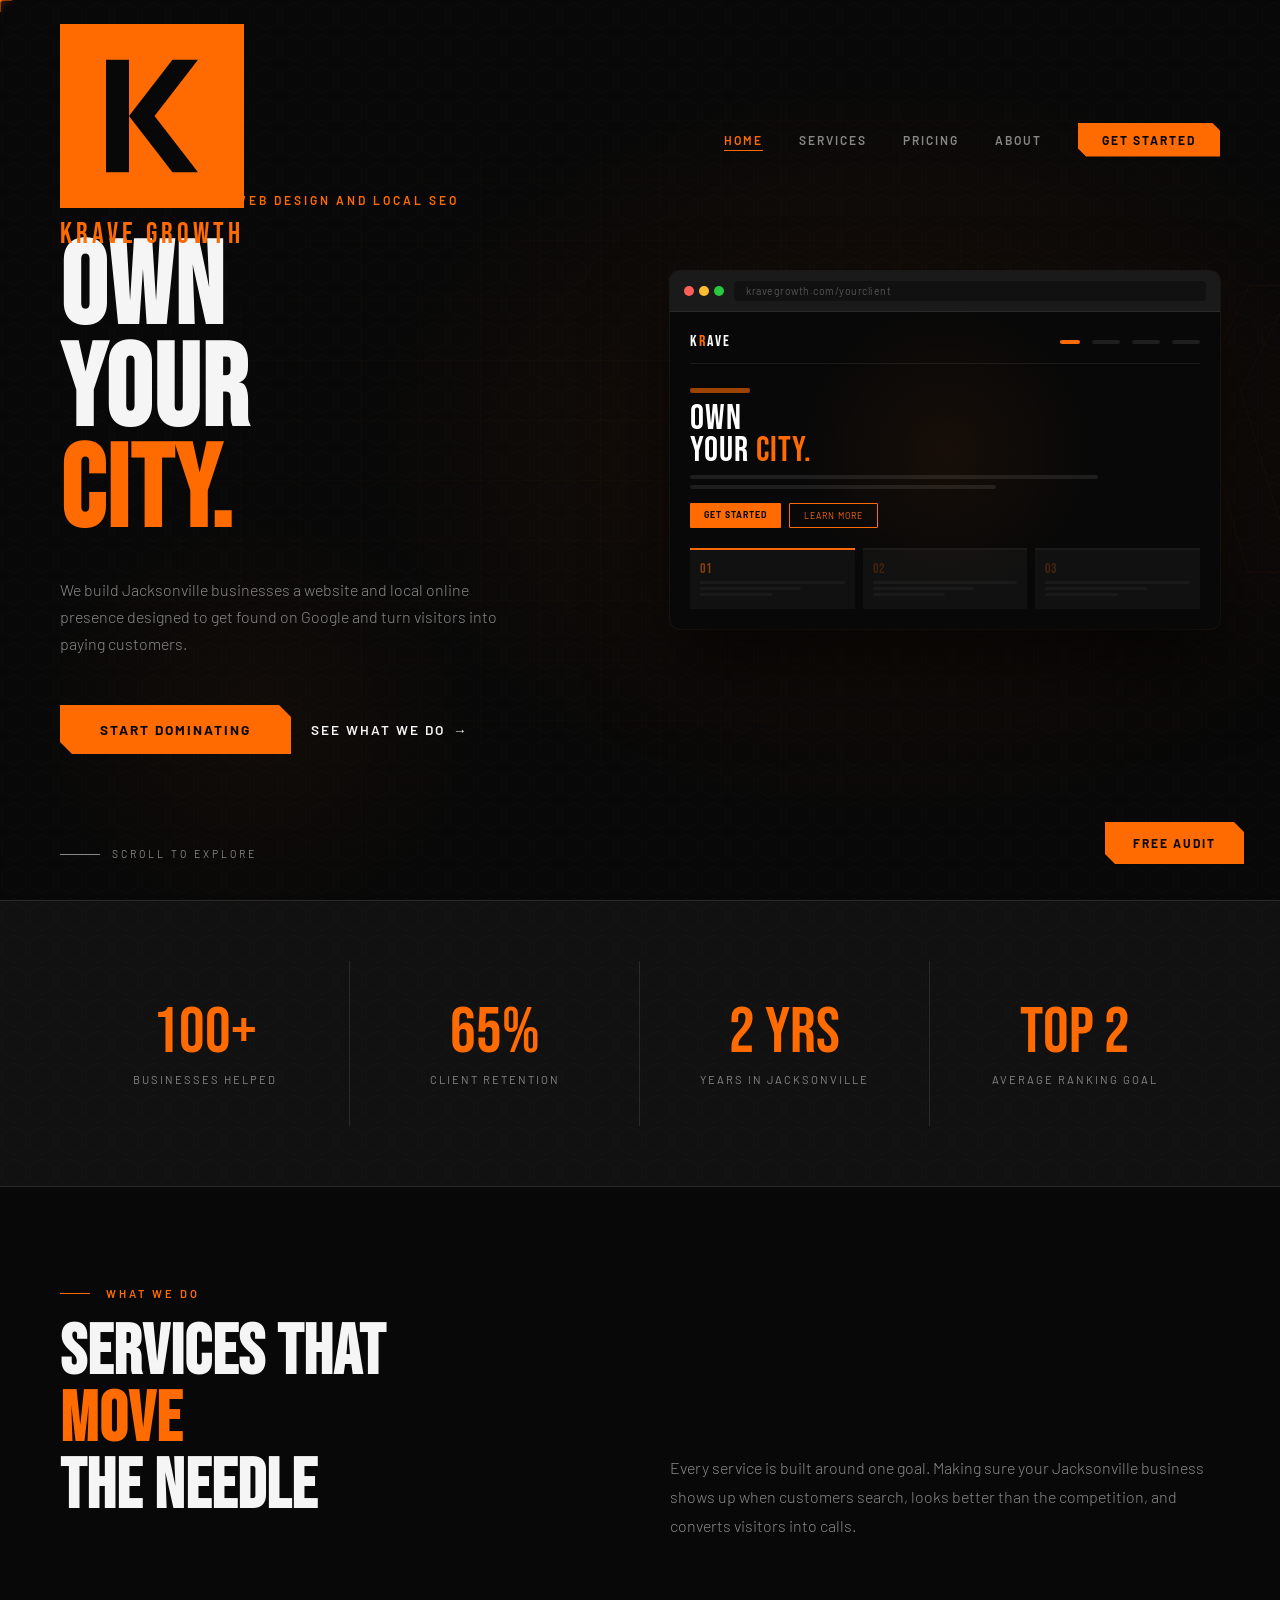
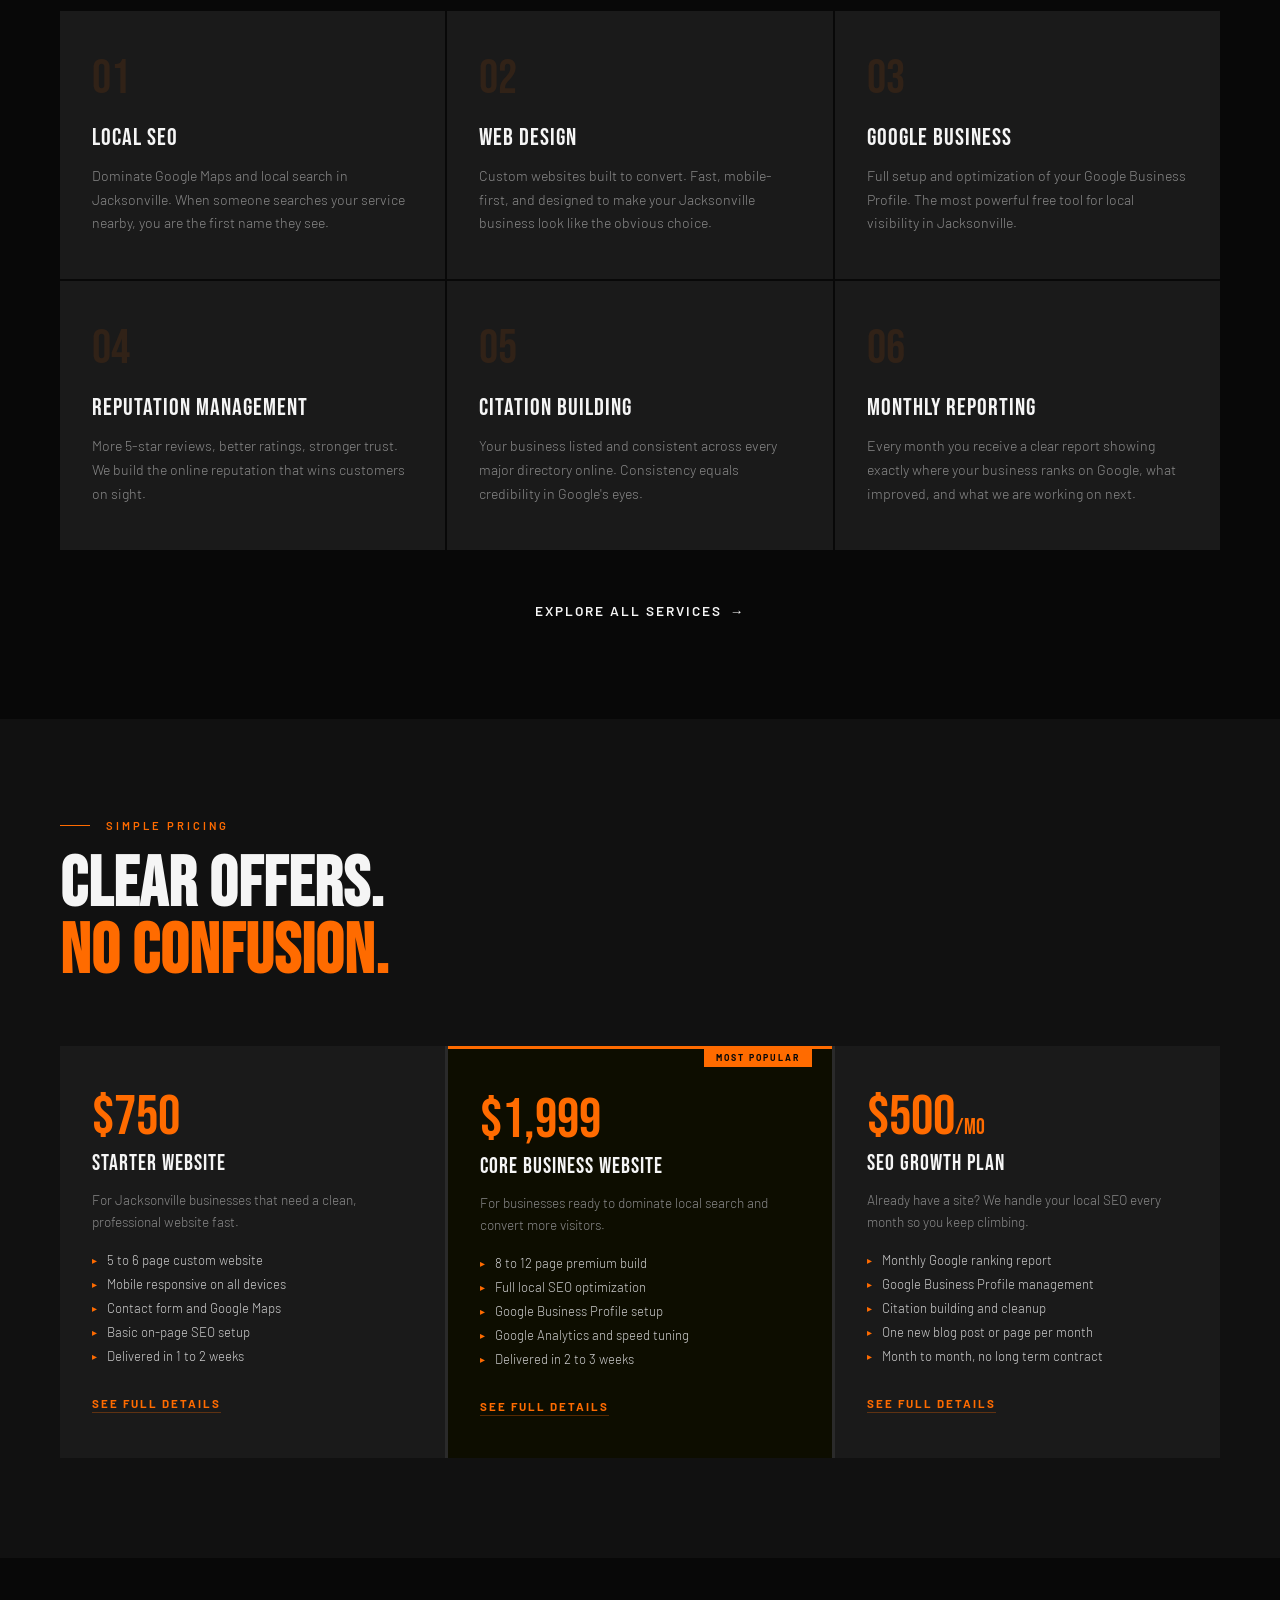
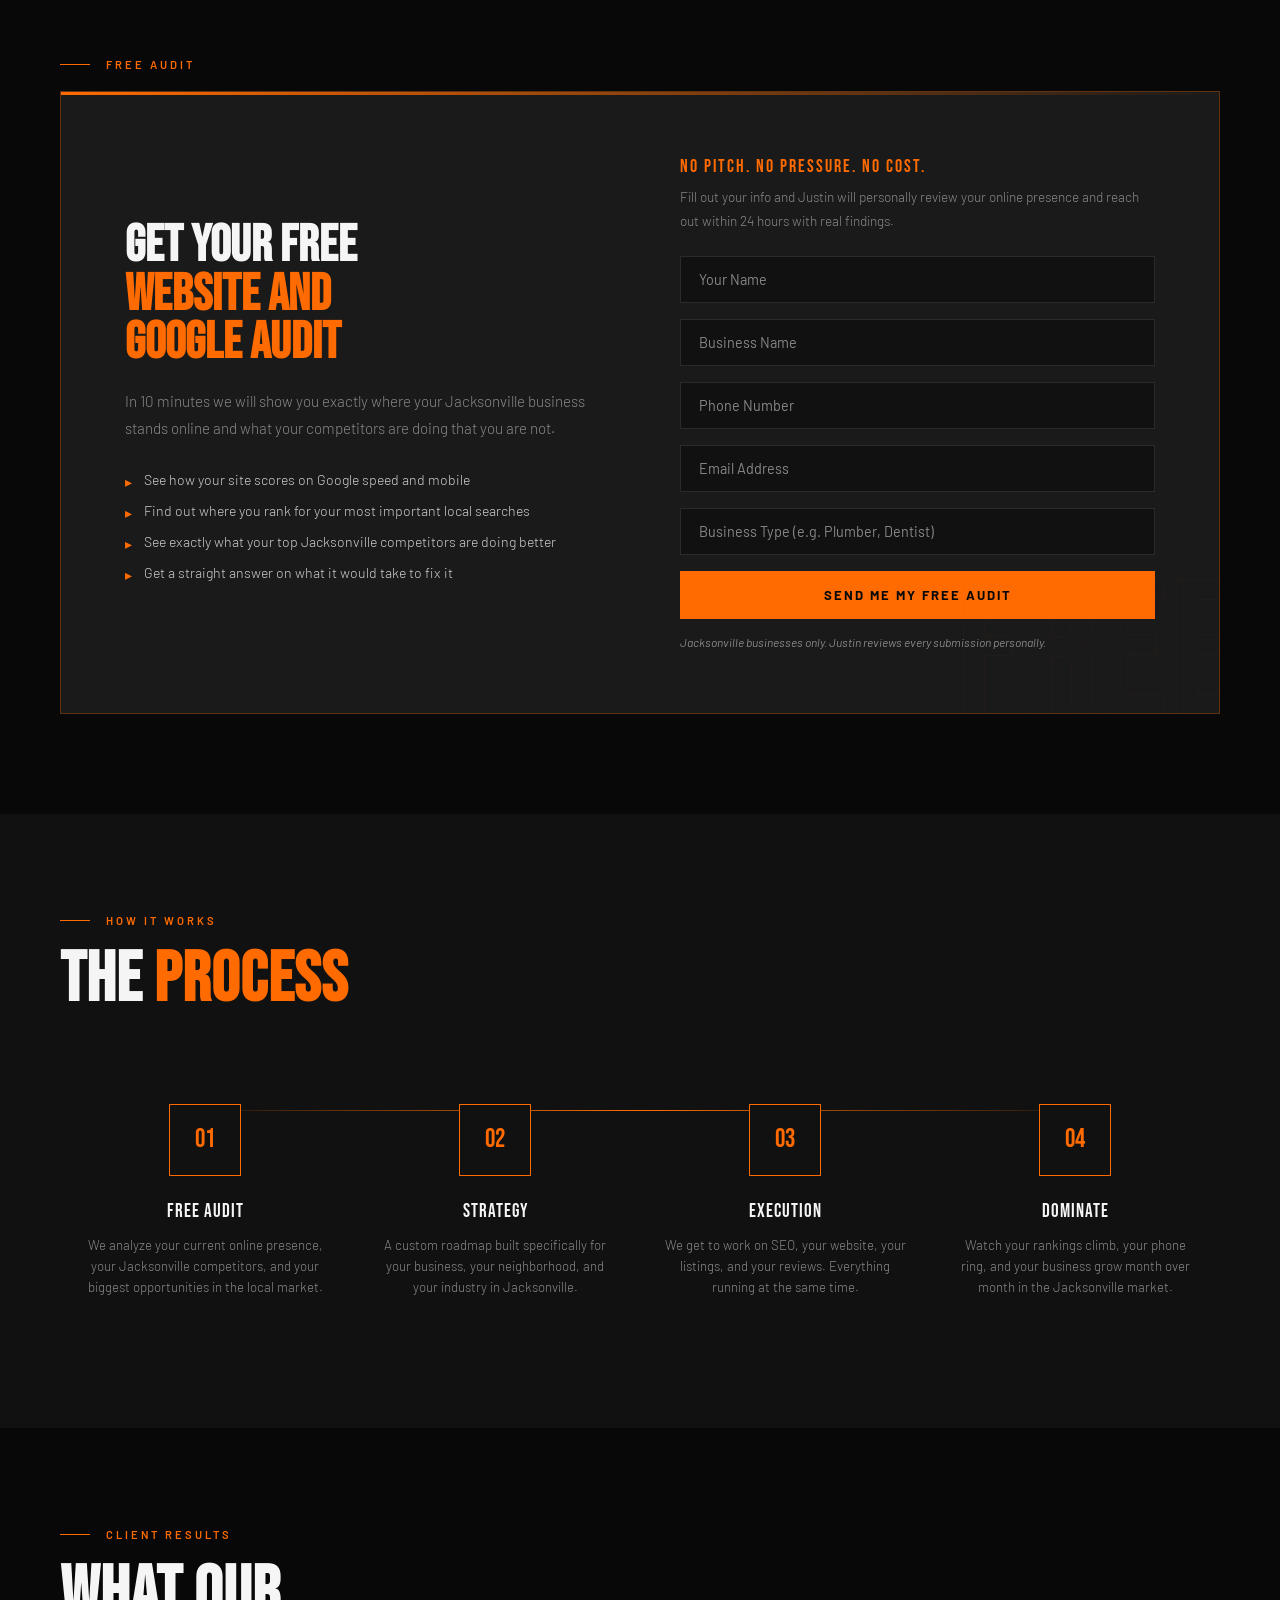
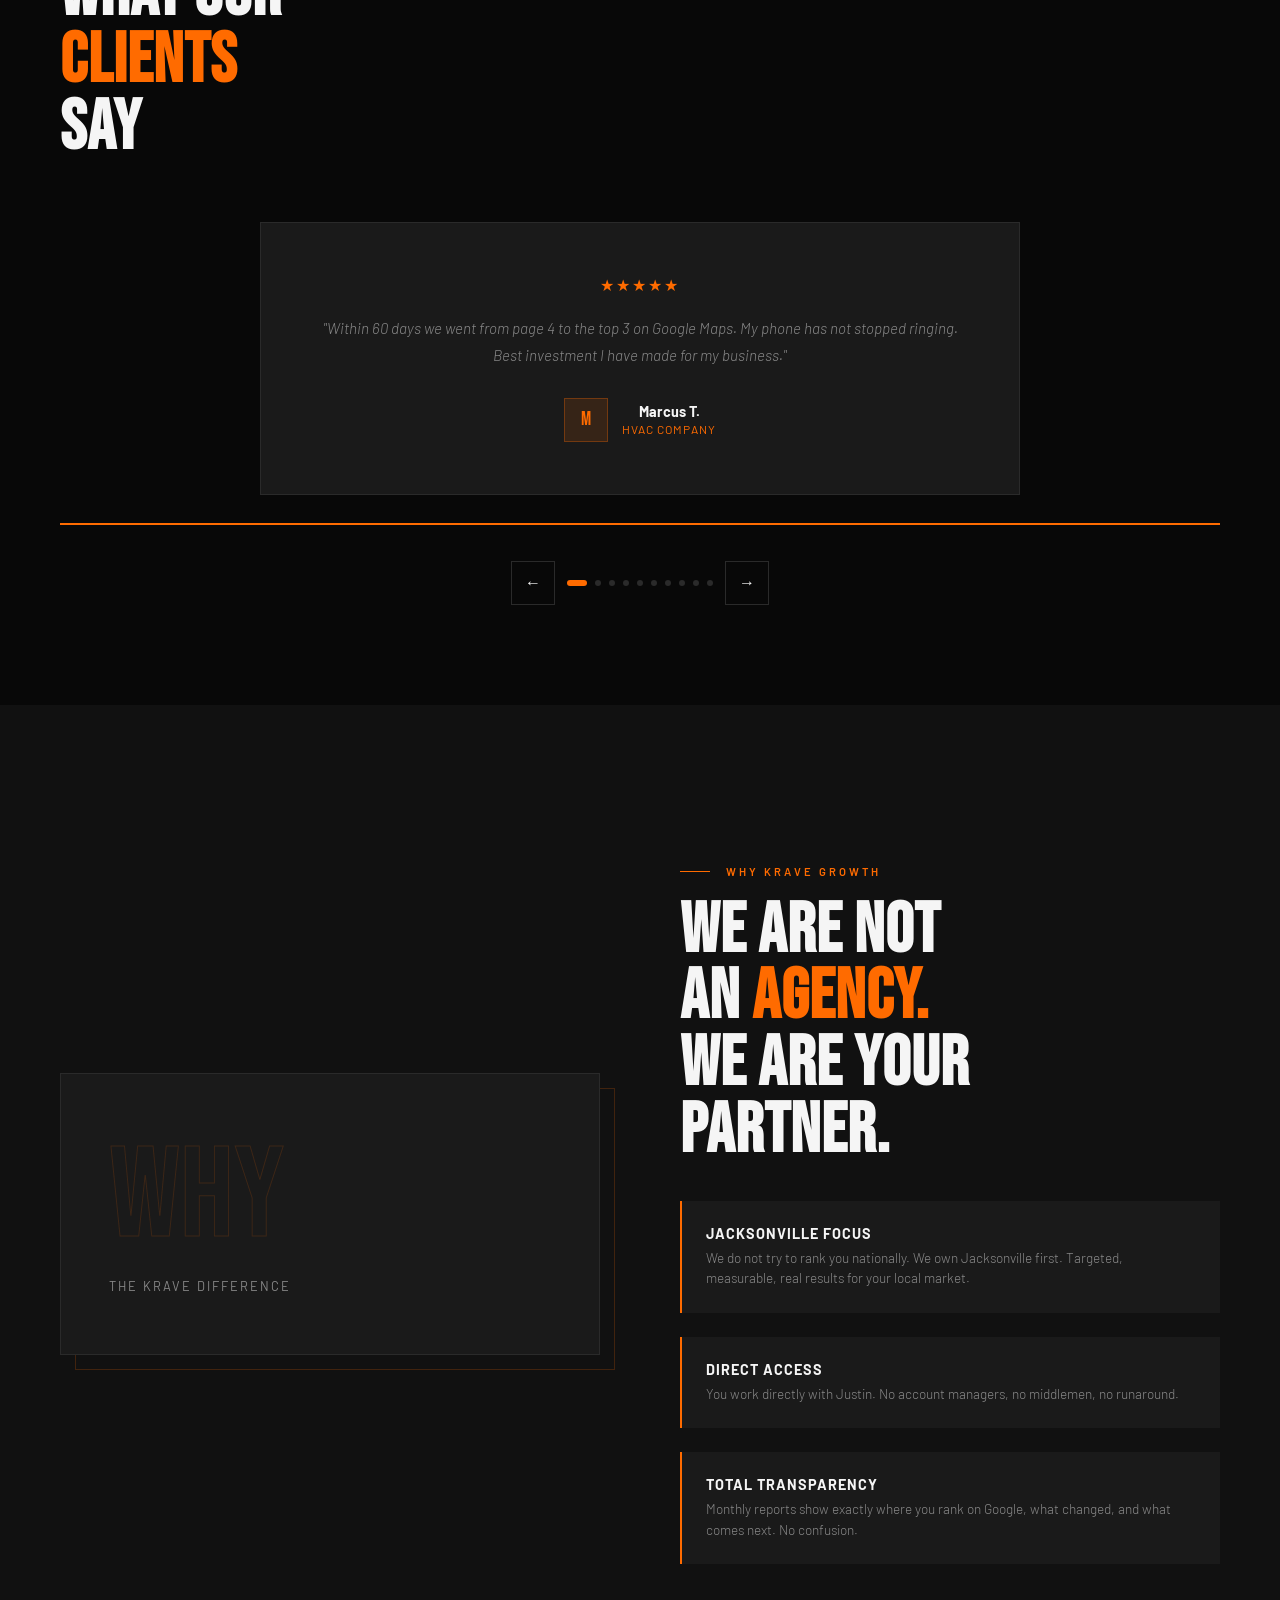
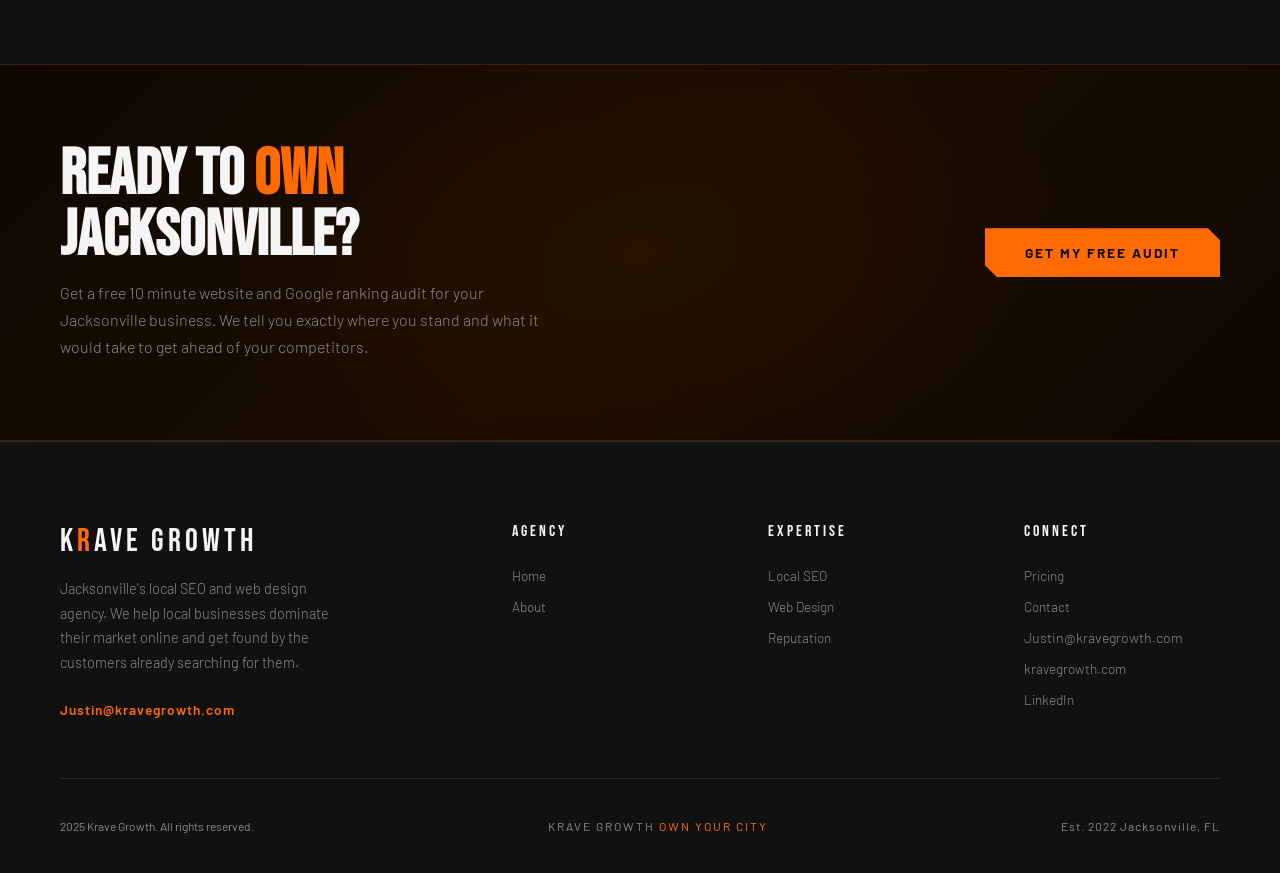
<file: index.html>
<!DOCTYPE html>
<html lang="en">
<head>
<meta charset="UTF-8">
<meta name="viewport" content="width=device-width, initial-scale=1.0">
<title>Krave Growth | Own Your City | Jacksonville, FL</title>
<meta name="description" content="Krave Growth helps Jacksonville local businesses dominate search results and build powerful websites. Local SEO and Web Design in Jacksonville, FL.">
<link rel="stylesheet" href="style.css">
<style>
#hero { min-height:100vh; display:flex; align-items:center; position:relative; overflow:hidden; padding:0 60px; background-image:url("data:image/svg+xml,%3Csvg xmlns='http://www.w3.org/2000/svg' width='28' height='32'%3E%3Cpath d='M14 2 L26 9 L26 23 L14 30 L2 23 L2 9 Z' fill='none' stroke='%23ffffff' stroke-width='0.4' stroke-opacity='0.04'/%3E%3C/svg%3E"); background-size:28px 32px; }
.hero-bg { position:absolute; inset:0; background:radial-gradient(ellipse 60% 60% at 70% 50%,rgba(255,107,0,0.08) 0%,transparent 70%),radial-gradient(ellipse 30% 40% at 20% 80%,rgba(255,107,0,0.04) 0%,transparent 60%); }
.hero-grid { position:absolute; inset:0; background-image:linear-gradient(rgba(255,107,0,0.03) 1px,transparent 1px),linear-gradient(90deg,rgba(255,107,0,0.03) 1px,transparent 1px); background-size:60px 60px; mask-image:radial-gradient(ellipse 80% 80% at 50% 50%,black 0%,transparent 100%); }
.hero-ghost { position:absolute; right:-20px; top:50%; transform:translateY(-50%); font-family:'Bebas Neue',sans-serif; font-size:32vw; color:transparent; -webkit-text-stroke:1px rgba(255,107,0,0.05); line-height:1; pointer-events:none; user-select:none; }
.hero-inner { position:relative; z-index:2; display:grid; grid-template-columns:1fr 1fr; gap:60px; align-items:center; width:100%; }
.hero-content { max-width:580px; }
.hero-eyebrow { display:inline-flex; align-items:center; gap:12px; margin-bottom:32px; opacity:0; animation:fadeUp .8s ease forwards .2s; }
.hero-eyebrow-line { width:40px; height:1px; background:var(--orange); }
.hero-eyebrow span { font-size:.75rem; letter-spacing:3px; text-transform:uppercase; color:var(--orange); font-weight:600; }
.hero-title { font-family:'Bebas Neue',sans-serif; font-size:clamp(4rem,9vw,9rem); line-height:.88; letter-spacing:2px; margin-bottom:32px; opacity:0; animation:fadeUp .8s ease forwards .4s; }
.hero-title .accent { color:var(--orange); }
.hero-sub { font-size:1rem; font-weight:300; color:var(--gray); line-height:1.7; max-width:440px; margin-bottom:48px; opacity:0; animation:fadeUp .8s ease forwards .6s; }
.hero-actions { display:flex; gap:20px; align-items:center; opacity:0; animation:fadeUp .8s ease forwards .8s; }
.hero-location { display:inline-flex; align-items:center; gap:10px; margin-bottom:20px; opacity:0; animation:fadeUp .8s ease forwards .3s; }
.hero-location-dot { width:8px; height:8px; background:var(--orange); border-radius:50%; }
.hero-location span { font-size:.75rem; letter-spacing:2px; text-transform:uppercase; color:var(--gray); font-weight:600; }
.hero-scroll { position:absolute; bottom:40px; left:60px; display:flex; align-items:center; gap:12px; opacity:0; animation:fadeUp .8s ease forwards 1.2s; }
.hero-scroll-line { width:40px; height:1px; background:var(--gray); }
.hero-scroll span { font-size:.65rem; letter-spacing:3px; text-transform:uppercase; color:var(--gray); }

/* ── BROWSER MOCKUP ── */
.hero-mockup { opacity:0; animation:fadeUp .8s ease forwards 1s; position:relative; }
.mockup-browser { background:#111; border-radius:10px; overflow:hidden; box-shadow:0 40px 80px rgba(0,0,0,0.6), 0 0 0 1px rgba(255,255,255,0.06); }
.mockup-bar { background:#1a1a1a; padding:10px 14px; display:flex; align-items:center; gap:10px; border-bottom:1px solid #2a2a2a; }
.mockup-dots { display:flex; gap:5px; }
.mockup-dot { width:10px; height:10px; border-radius:50%; }
.mockup-dot.red { background:#ff5f57; }
.mockup-dot.yellow { background:#febc2e; }
.mockup-dot.green { background:#28c840; }
.mockup-url { background:#111; border-radius:4px; padding:4px 12px; font-size:.65rem; color:#555; flex:1; font-family:'Barlow',sans-serif; letter-spacing:.5px; }
.mockup-screen { background:#080808; padding:20px; min-height:280px; }
.mockup-nav { display:flex; justify-content:space-between; align-items:center; margin-bottom:24px; padding-bottom:12px; border-bottom:1px solid #1a1a1a; }
.mockup-logo-text { font-family:'Bebas Neue',sans-serif; font-size:1rem; letter-spacing:2px; color:#fff; }
.mockup-logo-text span { color:#FF6B00; }
.mockup-nav-links { display:flex; gap:12px; }
.mockup-nav-link { width:28px; height:4px; background:#1e1e1e; border-radius:2px; }
.mockup-nav-link.active { background:#FF6B00; width:20px; }
.mockup-hero-block { margin-bottom:20px; }
.mockup-tag { width:60px; height:5px; background:#FF6B00; border-radius:2px; margin-bottom:10px; opacity:.6; }
.mockup-h1 { font-family:'Bebas Neue',sans-serif; font-size:2.2rem; line-height:.9; letter-spacing:1px; color:#fff; margin-bottom:8px; }
.mockup-h1 .mo { color:#FF6B00; }
.mockup-body-line { height:4px; background:#1e1e1e; border-radius:2px; margin-bottom:6px; }
.mockup-body-line.w80 { width:80%; }
.mockup-body-line.w60 { width:60%; }
.mockup-btns { display:flex; gap:8px; margin-top:14px; }
.mockup-btn-primary { background:#FF6B00; padding:6px 14px; font-size:.55rem; font-family:'Barlow',sans-serif; font-weight:700; letter-spacing:1px; color:#080808; border-radius:1px; }
.mockup-btn-ghost { border:1px solid #FF6B00; padding:6px 14px; font-size:.55rem; font-family:'Barlow',sans-serif; color:#FF6B00; letter-spacing:1px; border-radius:1px; }
.mockup-cards { display:grid; grid-template-columns:repeat(3,1fr); gap:8px; margin-top:16px; }
.mockup-card { background:#111; padding:10px; border-top:2px solid #1a1a1a; }
.mockup-card.active { border-top-color:#FF6B00; }
.mockup-card-num { font-family:'Bebas Neue',sans-serif; font-size:.9rem; color:rgba(255,107,0,.2); margin-bottom:4px; }
.mockup-card.active .mockup-card-num { color:rgba(255,107,0,.5); }
.mockup-card-line { height:3px; background:#1a1a1a; border-radius:2px; margin-bottom:3px; }
.mockup-card-line.w70 { width:70%; }
.mockup-card-line.w50 { width:50%; }
.mockup-glow { position:absolute; top:50%; left:50%; transform:translate(-50%,-50%); width:300px; height:300px; background:radial-gradient(circle, rgba(255,107,0,0.06) 0%, transparent 70%); pointer-events:none; border-radius:50%; }

@media(max-width:768px){
  .hero-inner { grid-template-columns:1fr; gap:40px; }
  .hero-mockup { display:none; }
  .hero-title { font-size:clamp(4.5rem,18vw,7rem); }
  .hero-sub { font-size:.95rem; }
}

#stats { background:var(--black-2); background-image:url("data:image/svg+xml,%3Csvg xmlns='http://www.w3.org/2000/svg' width='28' height='32'%3E%3Cpath d='M14 2 L26 9 L26 23 L14 30 L2 23 L2 9 Z' fill='none' stroke='%23ffffff' stroke-width='0.4' stroke-opacity='0.04'/%3E%3C/svg%3E"); background-size:28px 32px; padding:60px; border-top:1px solid var(--gray-light); border-bottom:1px solid var(--gray-light); }
.stats-grid { display:grid; grid-template-columns:repeat(4,1fr); gap:0; }
.stat-item { padding:40px; text-align:center; border-right:1px solid var(--gray-light); }
.stat-item:last-child { border-right:none; }
.stat-num { font-family:'Bebas Neue',sans-serif; font-size:4rem; color:var(--orange); line-height:1; }
.stat-label { font-size:.7rem; letter-spacing:2px; text-transform:uppercase; color:var(--gray); margin-top:8px; }

#services-preview { background:var(--black); }
.services-header { display:grid; grid-template-columns:1fr 1fr; gap:60px; margin-bottom:70px; align-items:end; }
.services-intro { font-size:1rem; color:var(--gray); line-height:1.8; font-weight:300; }
.services-grid { display:grid; grid-template-columns:repeat(3,1fr); gap:2px; }
.service-card { background:var(--black-3); padding:44px 32px; position:relative; overflow:hidden; transition:all .4s; }
.service-card::before { content:''; position:absolute; bottom:0; left:0; right:0; height:2px; background:var(--orange); transform:scaleX(0); transform-origin:left; transition:transform .4s; }
.service-card:hover::before { transform:scaleX(1); }
.service-card:hover { background:#1e1e1e; transform:translateY(-4px); }
.service-num { font-family:'Bebas Neue',sans-serif; font-size:3rem; color:rgba(255,107,0,.1); margin-bottom:20px; line-height:1; transition:color .4s; }
.service-card:hover .service-num { color:rgba(255,107,0,.25); }
.service-name { font-family:'Bebas Neue',sans-serif; font-size:1.5rem; letter-spacing:1px; margin-bottom:12px; }
.service-desc { font-size:.88rem; color:var(--gray); line-height:1.7; font-weight:300; }
.services-more { margin-top:50px; text-align:center; }

#process { background:var(--black-2); }
.process-steps { display:grid; grid-template-columns:repeat(4,1fr); gap:0; margin-top:60px; position:relative; }
.process-steps::before { content:''; position:absolute; top:36px; left:10%; right:10%; height:1px; background:linear-gradient(90deg,transparent,var(--orange),transparent); }
.process-step { padding:30px 24px; text-align:center; position:relative; }
.process-circle { width:72px; height:72px; border:1px solid var(--orange); display:flex; align-items:center; justify-content:center; margin:0 auto 24px; position:relative; background:var(--black-2); transition:all .4s; }
.process-step:hover .process-circle { background:var(--orange-glow); }
.process-num { font-family:'Bebas Neue',sans-serif; font-size:1.6rem; color:var(--orange); }
.process-title { font-family:'Bebas Neue',sans-serif; font-size:1.2rem; letter-spacing:1px; margin-bottom:12px; }
.process-desc { font-size:.83rem; color:var(--gray); line-height:1.6; font-weight:300; }

#testimonials { background:var(--black); }
.carousel-wrap { position:relative; margin-top:60px; max-width:760px; margin-left:auto; margin-right:auto; }
.carousel-track { position:relative; min-height:220px; }
.carousel-slide { position:absolute; inset:0; opacity:0; transition:opacity .8s ease; pointer-events:none; }
.carousel-slide.active { opacity:1; pointer-events:auto; position:relative; }
.carousel-controls { display:flex; justify-content:center; gap:12px; margin-top:36px; align-items:center; }
.carousel-btn { width:44px; height:44px; border:1px solid var(--gray-light); background:transparent; color:var(--white); font-size:1rem; cursor:pointer; transition:all .3s; display:flex; align-items:center; justify-content:center; flex-shrink:0; }
.carousel-btn:hover { border-color:var(--orange); color:var(--orange); }
.carousel-dots { display:flex; gap:8px; flex-wrap:wrap; justify-content:center; }
.carousel-dot { width:6px; height:6px; background:var(--gray-light); border-radius:50%; cursor:pointer; transition:all .3s; }
.carousel-dot.active { background:var(--orange); width:20px; border-radius:3px; }
.testimonial-card { text-align:center; padding:52px 60px; }
.testimonial-author { justify-content:center; }
.carousel-progress { width:100%; height:2px; background:var(--gray-light); margin-top:28px; overflow:hidden; }
.carousel-progress-bar { height:100%; background:var(--orange); width:0%; transition:width 10s linear; }

#why { background:var(--black-2); }
.why-grid { display:grid; grid-template-columns:1fr 1fr; gap:80px; align-items:center; margin-top:60px; }
.why-box { background:var(--black-3); border:1px solid var(--gray-light); padding:60px 48px; position:relative; }
.why-box::after { content:''; position:absolute; bottom:-16px; right:-16px; width:100%; height:100%; border:1px solid rgba(255,107,0,0.2); z-index:-1; }
.why-big { font-family:'Bebas Neue',sans-serif; font-size:8rem; color:transparent; -webkit-text-stroke:1px rgba(255,107,0,0.15); line-height:1; margin-bottom:16px; }
.why-caption { font-size:.8rem; letter-spacing:2px; text-transform:uppercase; color:var(--gray); }
.why-points { display:flex; flex-direction:column; gap:24px; }
.why-point { display:flex; gap:20px; align-items:flex-start; padding:24px; background:var(--black-3); border-left:2px solid var(--orange); transition:all .4s; }
.why-point:hover { background:#1e1e1e; transform:translateX(6px); }
.why-point-title { font-weight:700; font-size:.9rem; letter-spacing:1px; text-transform:uppercase; margin-bottom:6px; }
.why-point-desc { font-size:.85rem; color:var(--gray); font-weight:300; line-height:1.5; }

@keyframes fadeUp { from{opacity:0;transform:translateY(30px)} to{opacity:1;transform:translateY(0)} }

@media(max-width:768px){
  #hero{padding:0 24px; min-height:100svh;}
  .hero-inner{grid-template-columns:1fr; gap:0;}
  .hero-ghost{display:none;}
  .hero-scroll{display:none;}
  .hero-mockup{display:none;}
  .hero-title{font-size:clamp(4.5rem,18vw,7rem);}
  .hero-sub{font-size:.95rem;}
  #stats{padding:32px 24px;}
  .stats-grid{grid-template-columns:repeat(2,1fr);}
  .stat-item{border-bottom:1px solid var(--gray-light); padding:24px 16px;}
  .stat-num{font-size:2.8rem;}
  .services-header{grid-template-columns:1fr; gap:24px; margin-bottom:40px;}
  .services-grid{grid-template-columns:1fr;}
  .service-card{padding:32px 24px;}
  .process-steps{grid-template-columns:1fr 1fr; gap:16px;}
  .process-steps::before{display:none;}
  .process-step{padding:20px 12px;}
  .process-circle{width:56px; height:56px;}
  .why-grid{grid-template-columns:1fr; gap:40px;}
  .why-box{padding:40px 28px;}
  .why-big{font-size:5rem;}
  .carousel-controls{margin-top:24px;}
  .testimonial-card{padding:36px 24px;}
  .carousel-wrap{max-width:100%;}
}

/* PACKAGES SNAPSHOT */
#packages-snap { background:var(--black-2); }
.snap-grid { display:grid; grid-template-columns:repeat(3,1fr); gap:3px; margin-top:60px; background:var(--gray-light); }
.snap-card { background:var(--black-3); padding:44px 32px; position:relative; transition:all .4s; }
.snap-card:hover { background:#1e1e1e; transform:translateY(-4px); }
.snap-card.snap-featured { background:#0d0d00; border-top:3px solid var(--orange); }
.snap-card.snap-featured::before { content:'MOST POPULAR'; position:absolute; top:-1px; right:20px; background:var(--orange); color:var(--black); font-size:.55rem; font-weight:700; letter-spacing:2px; padding:4px 12px; }
.snap-price { font-family:'Bebas Neue',sans-serif; font-size:3.5rem; color:var(--orange); line-height:1; margin-bottom:4px; }
.snap-name { font-family:'Bebas Neue',sans-serif; font-size:1.4rem; letter-spacing:1px; margin-bottom:12px; }
.snap-desc { font-size:.85rem; color:var(--gray); font-weight:300; line-height:1.6; margin-bottom:20px; }
.snap-features { list-style:none; display:flex; flex-direction:column; gap:8px; margin-bottom:28px; }
.snap-features li { font-size:.82rem; color:#ccc; display:flex; gap:10px; font-weight:300; }
.snap-features li::before { content:'▸'; color:var(--orange); font-size:.65rem; flex-shrink:0; margin-top:2px; }
.snap-link { font-size:.72rem; letter-spacing:2px; text-transform:uppercase; color:var(--orange); font-weight:700; text-decoration:none; border-bottom:1px solid rgba(255,107,0,0.3); padding-bottom:2px; transition:all .3s; }
.snap-link:hover { border-color:var(--orange); }

/* LEAD CAPTURE */
#lead-capture { background:var(--black); }
.audit-box { background:var(--black-3); border:1px solid rgba(255,107,0,0.3); padding:64px; display:grid; grid-template-columns:1fr 1fr; gap:80px; align-items:center; position:relative; overflow:hidden; }
.audit-box::before { content:''; position:absolute; top:0; left:0; right:0; height:3px; background:linear-gradient(90deg,var(--orange),transparent); }
.audit-ghost { position:absolute; right:-20px; bottom:-40px; font-family:'Bebas Neue',sans-serif; font-size:12rem; color:transparent; -webkit-text-stroke:1px rgba(255,107,0,0.04); line-height:1; pointer-events:none; }
.audit-title { font-family:'Bebas Neue',sans-serif; font-size:clamp(2.5rem,4vw,3.8rem); line-height:.95; margin-bottom:20px; }
.audit-title span { color:var(--orange); }
.audit-body { font-size:.95rem; color:var(--gray); font-weight:300; line-height:1.8; margin-bottom:28px; }
.audit-points { list-style:none; display:flex; flex-direction:column; gap:12px; }
.audit-points li { display:flex; gap:12px; align-items:flex-start; font-size:.88rem; color:#ccc; font-weight:300; }
.audit-points li::before { content:'▸'; color:var(--orange); flex-shrink:0; margin-top:2px; }
.audit-form { display:flex; flex-direction:column; gap:16px; }
.audit-input { background:var(--black-2); border:1px solid var(--gray-light); padding:14px 18px; font-family:'Barlow',sans-serif; font-size:.9rem; color:var(--white); transition:border-color .3s; outline:none; }
.audit-input:focus { border-color:var(--orange); }
.audit-input::placeholder { color:var(--gray); }
.audit-submit { background:var(--orange); color:var(--black); padding:16px; font-family:'Barlow',sans-serif; font-weight:700; font-size:.82rem; letter-spacing:2px; text-transform:uppercase; border:none; cursor:pointer; transition:all .3s; }
.audit-submit:hover { background:#ff8533; }
.audit-note { font-size:.75rem; color:var(--gray); font-style:italic; }

@media(max-width:768px){
  .snap-grid { grid-template-columns:1fr; }
  .audit-box { grid-template-columns:1fr; gap:40px; padding:36px 24px; }
  .audit-ghost { display:none; }
}
</style>
<link rel="icon" type="image/x-icon" href="favicon.ico">
<link rel="icon" type="image/png" sizes="192x192" href="favicon-192.png">
<link rel="apple-touch-icon" sizes="180x180" href="apple-touch-icon.png">

  <!-- Open Graph / Social -->
  <meta property="og:type" content="website">
  <meta property="og:site_name" content="Krave Growth">
  <meta property="og:url" content="https://kravegrowth.com">
  <meta property="og:title" content="Krave Growth | Own Your City | Jacksonville, FL">
  <meta property="og:description" content="We build Jacksonville businesses custom websites and local SEO strategies that get found on Google and turn visitors into paying customers.">
  <meta property="og:image" content="https://kravegrowth.com/og-image.png">
  <meta property="og:image:width" content="1200">
  <meta property="og:image:height" content="630">
  <meta name="twitter:card" content="summary_large_image">
  <meta name="twitter:title" content="Krave Growth | Own Your City | Jacksonville, FL">
  <meta name="twitter:description" content="We build Jacksonville businesses custom websites and local SEO strategies that get found on Google and turn visitors into paying customers.">
  <meta name="twitter:image" content="https://kravegrowth.com/og-image.png">
</head>
<body>



<div class="cursor" id="cursor"></div>
<div class="cursor-dot" id="cursorDot"></div>
<nav>
  <a href="index.html" class="nav-logo">
    <div class="nav-logo-mark">
      <svg viewBox="0 0 36 36" fill="none" xmlns="http://www.w3.org/2000/svg">
        <rect width="36" height="36" fill="#FF6B00"/>
        <rect x="9" y="7" width="4.5" height="22" fill="#080808"/>
        <polygon points="13.5,18 22,7 27,7 18.5,18" fill="#080808"/>
        <polygon points="13.5,18 22,29 27,29 18.5,18" fill="#080808"/>
      </svg>
    </div>
    <div class="nav-logo-words">
      <span class="nav-logo-top">K<span class="r">R</span>AVE</span>
      <span class="nav-logo-bot">GROWTH</span>
    </div>
  </a>
  <button class="nav-hamburger" id="hamburger" aria-label="Menu"><span class="bar bar1"></span><span class="bar bar2"></span><span class="bar bar3"></span></button>
  <ul class="nav-links">
    <li><a href="index.html">Home</a></li>
    <li><a href="services.html">Services</a></li>
    <li><a href="pricing.html">Pricing</a></li>
    <li><a href="about.html">About</a></li>
    <li><a href="contact.html" class="nav-cta">Get Started</a></li>
  </ul>
</nav>

<a href="index.html#lead-capture" class="float-cta">Free Audit</a>

<section id="hero">
  <div class="hero-bg"></div>
  <div class="hero-grid"></div>
  <div class="hero-ghost">K</div>
  <div class="hero-inner">
    <div class="hero-content">
      <div class="hero-location">
        <div class="hero-location-dot"></div>
        <span>Jacksonville, FL</span>
      </div>
      <div class="hero-eyebrow">
        <div class="hero-eyebrow-line"></div>
        <span>Jacksonville Web Design and Local SEO</span>
      </div>
      <h1 class="hero-title">
        OWN<br>
        YOUR<br>
        <span class="accent">CITY.</span>
      </h1>
      <p class="hero-sub">We build Jacksonville businesses a website and local online presence designed to get found on Google and turn visitors into paying customers.</p>
      <div class="hero-actions">
        <a href="contact.html" class="btn-primary">Start Dominating</a>
        <a href="services.html" class="btn-ghost">See What We Do</a>
      </div>
    </div>
    <div class="hero-mockup">
      <div class="mockup-glow"></div>
      <div class="mockup-browser">
        <div class="mockup-bar">
          <div class="mockup-dots">
            <div class="mockup-dot red"></div>
            <div class="mockup-dot yellow"></div>
            <div class="mockup-dot green"></div>
          </div>
          <div class="mockup-url">kravegrowth.com/yourclient</div>
        </div>
        <div class="mockup-screen">
          <div class="mockup-nav">
            <div class="mockup-logo-text">K<span>R</span>AVE</div>
            <div class="mockup-nav-links">
              <div class="mockup-nav-link active"></div>
              <div class="mockup-nav-link"></div>
              <div class="mockup-nav-link"></div>
              <div class="mockup-nav-link"></div>
            </div>
          </div>
          <div class="mockup-hero-block">
            <div class="mockup-tag"></div>
            <div class="mockup-h1">OWN<br>YOUR <span class="mo">CITY.</span></div>
            <div class="mockup-body-line w80"></div>
            <div class="mockup-body-line w60"></div>
            <div class="mockup-btns">
              <div class="mockup-btn-primary">GET STARTED</div>
              <div class="mockup-btn-ghost">LEARN MORE</div>
            </div>
          </div>
          <div class="mockup-cards">
            <div class="mockup-card active">
              <div class="mockup-card-num">01</div>
              <div class="mockup-card-line"></div>
              <div class="mockup-card-line w70"></div>
              <div class="mockup-card-line w50"></div>
            </div>
            <div class="mockup-card">
              <div class="mockup-card-num">02</div>
              <div class="mockup-card-line"></div>
              <div class="mockup-card-line w70"></div>
              <div class="mockup-card-line w50"></div>
            </div>
            <div class="mockup-card">
              <div class="mockup-card-num">03</div>
              <div class="mockup-card-line"></div>
              <div class="mockup-card-line w70"></div>
              <div class="mockup-card-line w50"></div>
            </div>
          </div>
        </div>
      </div>
    </div>
  </div>
  <div class="hero-scroll">
    <div class="hero-scroll-line"></div>
    <span>Scroll to explore</span>
  </div>
</section>

<div id="stats">
  <div class="stats-grid">
    <div class="stat-item reveal">
      <div class="stat-num"><span data-target="150" data-suffix="+">0</span></div>
      <div class="stat-label">Businesses Helped</div>
    </div>
    <div class="stat-item reveal">
      <div class="stat-num"><span data-target="98" data-suffix="%">0</span></div>
      <div class="stat-label">Client Retention</div>
    </div>
    <div class="stat-item reveal">
      <div class="stat-num"><span data-target="3" data-suffix=" yrs">0</span></div>
      <div class="stat-label">Years in Jacksonville</div>
    </div>
    <div class="stat-item reveal">
      <div class="stat-num">TOP <span data-target="3" data-suffix="">0</span></div>
      <div class="stat-label">Average Ranking Goal</div>
    </div>
  </div>
</div>

<section id="services-preview">
  <div class="services-header">
    <div>
      <div class="section-label reveal"><div class="section-label-line"></div><span>What We Do</span></div>
      <h2 class="section-title reveal">SERVICES THAT<br><span style="color:var(--orange)">MOVE</span><br>THE NEEDLE</h2>
    </div>
    <p class="services-intro reveal">Every service is built around one goal. Making sure your Jacksonville business shows up when customers search, looks better than the competition, and converts visitors into calls.</p>
  </div>
  <div class="services-grid reveal">
    <div class="service-card">
      <div class="service-num">01</div>
      <div class="service-name">Local SEO</div>
      <p class="service-desc">Dominate Google Maps and local search in Jacksonville. When someone searches your service nearby, you are the first name they see.</p>
    </div>
    <div class="service-card">
      <div class="service-num">02</div>
      <div class="service-name">Web Design</div>
      <p class="service-desc">Custom websites built to convert. Fast, mobile-first, and designed to make your Jacksonville business look like the obvious choice.</p>
    </div>
    <div class="service-card">
      <div class="service-num">03</div>
      <div class="service-name">Google Business</div>
      <p class="service-desc">Full setup and optimization of your Google Business Profile. The most powerful free tool for local visibility in Jacksonville.</p>
    </div>
    <div class="service-card">
      <div class="service-num">04</div>
      <div class="service-name">Reputation Management</div>
      <p class="service-desc">More 5-star reviews, better ratings, stronger trust. We build the online reputation that wins customers on sight.</p>
    </div>
    <div class="service-card">
      <div class="service-num">05</div>
      <div class="service-name">Citation Building</div>
      <p class="service-desc">Your business listed and consistent across every major directory online. Consistency equals credibility in Google's eyes.</p>
    </div>
    <div class="service-card">
      <div class="service-num">06</div>
      <div class="service-name">Monthly Reporting</div>
      <p class="service-desc">Every month you receive a clear report showing exactly where your business ranks on Google, what improved, and what we are working on next.</p>
    </div>
  </div>
  <div class="services-more reveal">
    <a href="services.html" class="btn-ghost">Explore All Services</a>
  </div>
</section>


<!-- PACKAGES SNAPSHOT -->
<section id="packages-snap">
  <div class="section-label reveal"><div class="section-label-line"></div><span>Simple Pricing</span></div>
  <h2 class="section-title reveal">CLEAR OFFERS.<br><span style="color:var(--orange)">NO CONFUSION.</span></h2>
  <div class="snap-grid reveal">
    <div class="snap-card">
      <div class="snap-price">$750</div>
      <div class="snap-name">Starter Website</div>
      <p class="snap-desc">For Jacksonville businesses that need a clean, professional website fast.</p>
      <ul class="snap-features">
        <li>5 to 6 page custom website</li>
        <li>Mobile responsive on all devices</li>
        <li>Contact form and Google Maps</li>
        <li>Basic on-page SEO setup</li>
        <li>Delivered in 1 to 2 weeks</li>
      </ul>
      <a href="pricing.html" class="snap-link">See full details</a>
    </div>
    <div class="snap-card snap-featured">
      <div class="snap-price">$1,999</div>
      <div class="snap-name">Core Business Website</div>
      <p class="snap-desc">For businesses ready to dominate local search and convert more visitors.</p>
      <ul class="snap-features">
        <li>8 to 12 page premium build</li>
        <li>Full local SEO optimization</li>
        <li>Google Business Profile setup</li>
        <li>Google Analytics and speed tuning</li>
        <li>Delivered in 2 to 3 weeks</li>
      </ul>
      <a href="pricing.html" class="snap-link">See full details</a>
    </div>
    <div class="snap-card">
      <div class="snap-price">$500<span style="font-size:1.4rem">/mo</span></div>
      <div class="snap-name">SEO Growth Plan</div>
      <p class="snap-desc">Already have a site? We handle your local SEO every month so you keep climbing.</p>
      <ul class="snap-features">
        <li>Monthly Google ranking report</li>
        <li>Google Business Profile management</li>
        <li>Citation building and cleanup</li>
        <li>One new blog post or page per month</li>
        <li>Month to month, no long term contract</li>
      </ul>
      <a href="pricing.html" class="snap-link">See full details</a>
    </div>
  </div>
</section>

<!-- FREE AUDIT LEAD CAPTURE -->
<section id="lead-capture">
  <div class="section-label reveal"><div class="section-label-line"></div><span>Free Audit</span></div>
  <div class="audit-box reveal">
    <div class="audit-ghost">FREE</div>
    <div>
      <h2 class="audit-title">GET YOUR FREE<br><span>WEBSITE AND<br>GOOGLE AUDIT</span></h2>
      <p class="audit-body">In 10 minutes we will show you exactly where your Jacksonville business stands online and what your competitors are doing that you are not.</p>
      <ul class="audit-points">
        <li>See how your site scores on Google speed and mobile</li>
        <li>Find out where you rank for your most important local searches</li>
        <li>See exactly what your top Jacksonville competitors are doing better</li>
        <li>Get a straight answer on what it would take to fix it</li>
      </ul>
    </div>
    <div>
      <div style="margin-bottom:24px;">
        <div style="font-family:'Bebas Neue',sans-serif;font-size:1.1rem;letter-spacing:2px;color:var(--orange);margin-bottom:8px;">No pitch. No pressure. No cost.</div>
        <div style="font-size:.85rem;color:var(--gray);font-weight:300;line-height:1.7;">Fill out your info and Justin will personally review your online presence and reach out within 24 hours with real findings.</div>
      </div>
      <form class="audit-form" id="auditForm" onsubmit="submitAudit(event)">
        <input class="audit-input" type="text" placeholder="Your Name" required>
        <input class="audit-input" type="text" placeholder="Business Name" required>
        <input class="audit-input" type="tel" placeholder="Phone Number" required>
        <input class="audit-input" type="email" placeholder="Email Address" required>
        <input class="audit-input" type="text" placeholder="Business Type (e.g. Plumber, Dentist)">
        <button class="audit-submit" type="submit">Send Me My Free Audit</button>
        <p class="audit-note">Jacksonville businesses only. Justin reviews every submission personally.</p>
      </form>
      <div id="auditSuccess" style="display:none;background:rgba(255,107,0,0.08);border:1px solid rgba(255,107,0,0.3);padding:28px;text-align:center;">
        <div style="font-family:'Bebas Neue',sans-serif;font-size:1.6rem;color:var(--orange);margin-bottom:8px;">YOU ARE ON THE LIST</div>
        <div style="font-size:.9rem;color:var(--gray);font-weight:300;line-height:1.7;">Justin will personally review your site and reach out within 24 hours. Check your email.</div>
      </div>
    </div>
  </div>
</section>

<section id="process">
  <div class="section-label reveal"><div class="section-label-line"></div><span>How It Works</span></div>
  <h2 class="section-title reveal">THE <span style="color:var(--orange)">PROCESS</span></h2>
  <div class="process-steps">
    <div class="process-step reveal">
      <div class="process-circle"><div class="process-num">01</div></div>
      <div class="process-title">Free Audit</div>
      <p class="process-desc">We analyze your current online presence, your Jacksonville competitors, and your biggest opportunities in the local market.</p>
    </div>
    <div class="process-step reveal">
      <div class="process-circle"><div class="process-num">02</div></div>
      <div class="process-title">Strategy</div>
      <p class="process-desc">A custom roadmap built specifically for your business, your neighborhood, and your industry in Jacksonville.</p>
    </div>
    <div class="process-step reveal">
      <div class="process-circle"><div class="process-num">03</div></div>
      <div class="process-title">Execution</div>
      <p class="process-desc">We get to work on SEO, your website, your listings, and your reviews. Everything running at the same time.</p>
    </div>
    <div class="process-step reveal">
      <div class="process-circle"><div class="process-num">04</div></div>
      <div class="process-title">Dominate</div>
      <p class="process-desc">Watch your rankings climb, your phone ring, and your business grow month over month in the Jacksonville market.</p>
    </div>
  </div>
</section>

<section id="testimonials">
  <div class="section-label reveal"><div class="section-label-line"></div><span>Client Results</span></div>
  <h2 class="section-title reveal">WHAT OUR<br><span style="color:var(--orange)">CLIENTS</span><br>SAY</h2>
  <div class="carousel-wrap reveal">
    <div class="carousel-track" id="carouselTrack">
      <div class="carousel-slide">
        <div class="testimonial-card">
          <div class="testimonial-stars">★★★★★</div>
          <p class="testimonial-text">"Within 60 days we went from page 4 to the top 3 on Google Maps. My phone has not stopped ringing. Best investment I have made for my business."</p>
          <div class="testimonial-author"><div class="testimonial-avatar">M</div><div><div class="testimonial-name">Marcus T.</div><div class="testimonial-biz">HVAC Company</div></div></div>
        </div>
      </div>
      <div class="carousel-slide">
        <div class="testimonial-card">
          <div class="testimonial-stars">★★★★★</div>
          <p class="testimonial-text">"Krave Growth built us a website that actually converts. We are getting 3 times the leads we were before. Justin knows exactly what he is doing."</p>
          <div class="testimonial-author"><div class="testimonial-avatar">S</div><div><div class="testimonial-name">Sandra R.</div><div class="testimonial-biz">Roofing Company</div></div></div>
        </div>
      </div>
      <div class="carousel-slide">
        <div class="testimonial-card">
          <div class="testimonial-stars">★★★★★</div>
          <p class="testimonial-text">"I was invisible online. Now when anyone in Jacksonville searches for landscaping, I show up first. The results speak for themselves."</p>
          <div class="testimonial-author"><div class="testimonial-avatar">D</div><div><div class="testimonial-name">David K.</div><div class="testimonial-biz">Landscaping Business</div></div></div>
        </div>
      </div>
      <div class="carousel-slide">
        <div class="testimonial-card">
          <div class="testimonial-stars">★★★★★</div>
          <p class="testimonial-text">"Justin is the real deal. He does not overpromise and he delivers exactly what he says he will. In 90 days my business went from nowhere on Google to top 3."</p>
          <div class="testimonial-author"><div class="testimonial-avatar">R</div><div><div class="testimonial-name">Ray M.</div><div class="testimonial-biz">Auto Repair Shop</div></div></div>
        </div>
      </div>
      <div class="carousel-slide">
        <div class="testimonial-card">
          <div class="testimonial-stars">★★★★★</div>
          <p class="testimonial-text">"Most agencies talk in circles. Justin talks in results. He told me exactly what he would do, did it, and showed me the numbers. Simple as that."</p>
          <div class="testimonial-author"><div class="testimonial-avatar">L</div><div><div class="testimonial-name">Lisa P.</div><div class="testimonial-biz">Hair Salon Owner</div></div></div>
        </div>
      </div>
      <div class="carousel-slide">
        <div class="testimonial-card">
          <div class="testimonial-stars">★★★★★</div>
          <p class="testimonial-text">"The new website alone tripled our online inquiries. When you add the SEO on top of it we are fully booked two weeks out for the first time ever."</p>
          <div class="testimonial-author"><div class="testimonial-avatar">T</div><div><div class="testimonial-name">Tony G.</div><div class="testimonial-biz">Plumbing Company</div></div></div>
        </div>
      </div>
      <div class="carousel-slide">
        <div class="testimonial-card">
          <div class="testimonial-stars">★★★★★</div>
          <p class="testimonial-text">"We had no online presence whatsoever. Krave built us a site and got us ranking in under 60 days. Our Jacksonville customers can finally find us."</p>
          <div class="testimonial-author"><div class="testimonial-avatar">A</div><div><div class="testimonial-name">Andre W.</div><div class="testimonial-biz">Electrical Contractor</div></div></div>
        </div>
      </div>
      <div class="carousel-slide">
        <div class="testimonial-card">
          <div class="testimonial-stars">★★★★★</div>
          <p class="testimonial-text">"I called three agencies before Krave. All of them talked over my head. Justin explained everything in plain terms and delivered every single thing he promised."</p>
          <div class="testimonial-author"><div class="testimonial-avatar">P</div><div><div class="testimonial-name">Patricia M.</div><div class="testimonial-biz">Cleaning Service</div></div></div>
        </div>
      </div>
      <div class="carousel-slide">
        <div class="testimonial-card">
          <div class="testimonial-stars">★★★★★</div>
          <p class="testimonial-text">"My restaurant went from barely any online reviews to over 80 five-star reviews in four months. The difference in foot traffic has been unreal."</p>
          <div class="testimonial-author"><div class="testimonial-avatar">C</div><div><div class="testimonial-name">Carlos V.</div><div class="testimonial-biz">Restaurant Owner</div></div></div>
        </div>
      </div>
      <div class="carousel-slide">
        <div class="testimonial-card">
          <div class="testimonial-stars">★★★★★</div>
          <p class="testimonial-text">"Krave Growth is the first agency that actually felt like a partner. Justin checks in regularly, the reports are clear, and the results are real."</p>
          <div class="testimonial-author"><div class="testimonial-avatar">B</div><div><div class="testimonial-name">Brenda H.</div><div class="testimonial-biz">Dental Practice</div></div></div>
        </div>
      </div>
    </div>
  </div>
  <div class="carousel-progress"><div class="carousel-progress-bar" id="progressBar"></div></div>
  <div class="carousel-controls">
    <button class="carousel-btn" id="prevBtn">&#8592;</button>
    <div class="carousel-dots" id="carouselDots"></div>
    <button class="carousel-btn" id="nextBtn">&#8594;</button>
  </div>
</section>

<section id="why">
  <div class="why-grid">
    <div class="why-visual reveal-left">
      <div class="why-box">
        <div class="why-big">WHY</div>
        <div class="why-caption">The Krave Difference</div>
      </div>
    </div>
    <div class="reveal-right">
      <div class="section-label"><div class="section-label-line"></div><span>Why Krave Growth</span></div>
      <h2 class="section-title" style="margin-bottom:36px;">WE ARE NOT<br>AN <span style="color:var(--orange)">AGENCY.</span><br>WE ARE YOUR<br>PARTNER.</h2>
      <div class="why-points">
        <div class="why-point">
          <div><div class="why-point-title">Jacksonville Focus</div><div class="why-point-desc">We do not try to rank you nationally. We own Jacksonville first. Targeted, measurable, real results for your local market.</div></div>
        </div>
        <div class="why-point">
          <div><div class="why-point-title">Direct Access</div><div class="why-point-desc">You work directly with Justin. No account managers, no middlemen, no runaround.</div></div>
        </div>
        <div class="why-point">
          <div><div class="why-point-title">Total Transparency</div><div class="why-point-desc">Monthly reports show exactly where you rank on Google, what changed, and what comes next. No confusion.</div></div>
        </div>
      </div>
    </div>
  </div>
</section>

<div class="cta-band reveal">
  <div class="cta-band-text">
    <h2 class="cta-band-title">READY TO <span>OWN</span><br>JACKSONVILLE?</h2>
    <p class="cta-band-sub">Get a free 10 minute website and Google ranking audit for your Jacksonville business. We tell you exactly where you stand and what it would take to get ahead of your competitors.</p>
  </div>
  <div class="cta-band-action">
    <a href="contact.html" class="btn-primary">Get My Free Audit</a>
  </div>
</div>

<footer>
  <div class="footer-top">
    <div>
      <div class="footer-brand-logo">K<span>R</span>AVE GROWTH</div>
      <p class="footer-brand-desc">Jacksonville's local SEO and web design agency. We help local businesses dominate their market online and get found by the customers already searching for them.</p>
      <span class="footer-brand-email">Justin&#64;kravegrowth.com</span>
    </div>
    <div>
      <div class="footer-col-title">Agency</div>
      <ul class="footer-col-links">
        <li><a href="index.html">Home</a></li>
        <li><a href="about.html">About</a></li>
      </ul>
    </div>
    <div>
      <div class="footer-col-title">Expertise</div>
      <ul class="footer-col-links">
        <li><a href="services.html">Local SEO</a></li>
        <li><a href="services.html">Web Design</a></li>
        <li><a href="services.html">Reputation</a></li>
      </ul>
    </div>
    <div>
      <div class="footer-col-title">Connect</div>
      <ul class="footer-col-links">
        <li><a href="pricing.html">Pricing</a></li>
        <li><a href="contact.html">Contact</a></li>
        <li><span style="color:rgba(255,255,255,.5);font-size:.88rem;font-weight:300;">Justin&#64;kravegrowth.com</span></li>
        <li><a href="https://kravegrowth.com">kravegrowth.com</a></li>
        <li><a href="#">LinkedIn</a></li>
      </ul>
    </div>
  </div>
  <div class="footer-bottom">
    <div class="footer-copy">2025 Krave Growth. All rights reserved.</div>
    <div class="footer-tagline">Krave Growth <span>Own Your City</span></div>
    <div class="footer-est">Est. 2022 Jacksonville, FL</div>
  </div>
</footer>

<div class="nav-mobile-menu" id="mobileMenu">
  <a href="index.html" onclick="closeMobile()">Home</a>
  <a href="services.html" onclick="closeMobile()">Services</a>
  <a href="pricing.html" onclick="closeMobile()">Pricing</a>
  <a href="about.html" onclick="closeMobile()">About</a>
  <a href="contact.html" class="mobile-cta" onclick="closeMobile()">Get Started</a>
</div>
<script src="main.js"></script>
<script>
// TESTIMONIAL CAROUSEL — single card fade, 10s interval
const track = document.getElementById('carouselTrack');
const slides = Array.from(track.querySelectorAll('.carousel-slide'));
const dotsContainer = document.getElementById('carouselDots');
const progressBar = document.getElementById('progressBar');
let current = 0;
let autoTimer;
let progressTimer;

// Set first slide active
slides[0].classList.add('active');

// Build dots
slides.forEach((_, i) => {
  const dot = document.createElement('div');
  dot.className = 'carousel-dot' + (i === 0 ? ' active' : '');
  dot.addEventListener('click', () => { goTo(i); resetAuto(); });
  dotsContainer.appendChild(dot);
});

function goTo(index) {
  slides[current].classList.remove('active');
  dotsContainer.querySelectorAll('.carousel-dot').forEach((d,i) => d.classList.toggle('active', i === index));
  current = (index + slides.length) % slides.length;
  slides[current].classList.add('active');
  resetProgress();
}

function resetProgress() {
  progressBar.style.transition = 'none';
  progressBar.style.width = '0%';
  requestAnimationFrame(() => {
    requestAnimationFrame(() => {
      progressBar.style.transition = 'width 10s linear';
      progressBar.style.width = '100%';
    });
  });
}

function resetAuto() {
  clearInterval(autoTimer);
  autoTimer = setInterval(() => goTo(current + 1), 10000);
}

document.getElementById('prevBtn').addEventListener('click', () => { goTo(current - 1); resetAuto(); });
document.getElementById('nextBtn').addEventListener('click', () => { goTo(current + 1); resetAuto(); });

resetAuto();
resetProgress();
</script>
</body>
</html>
</file>
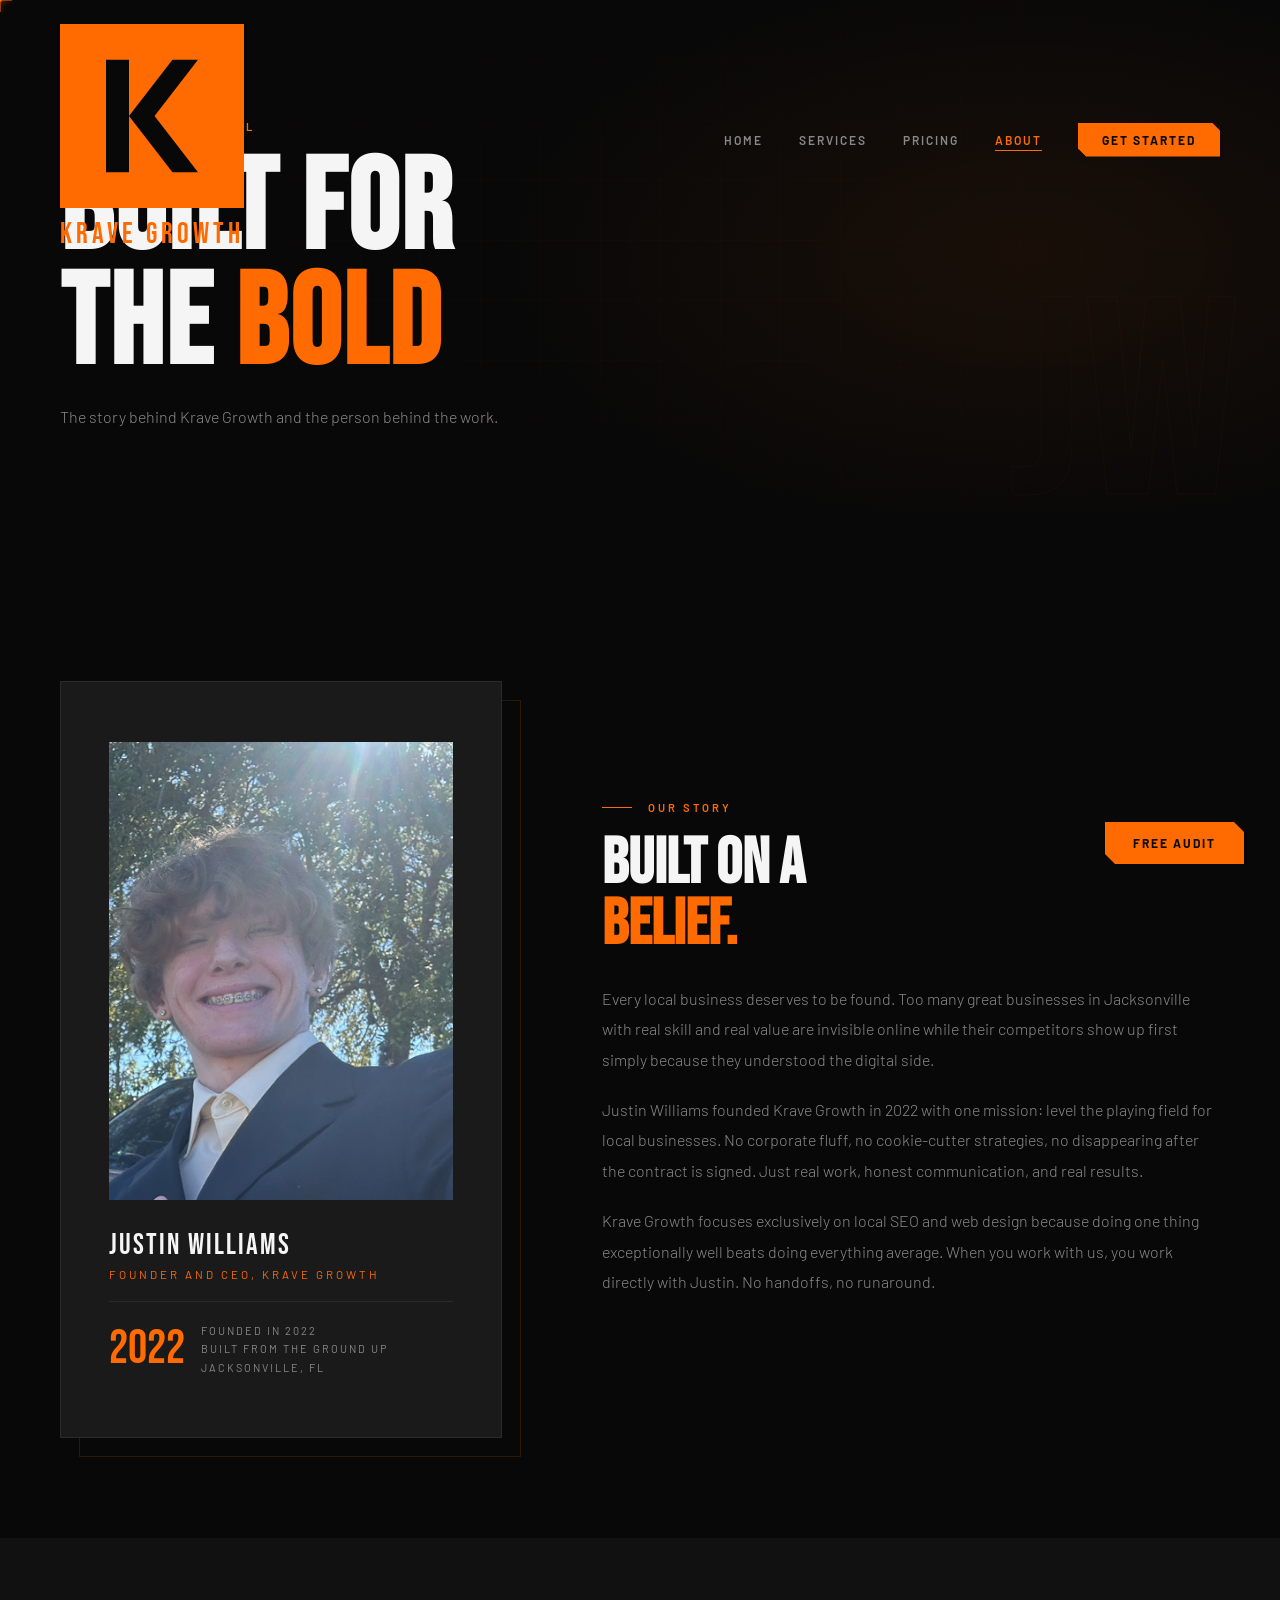
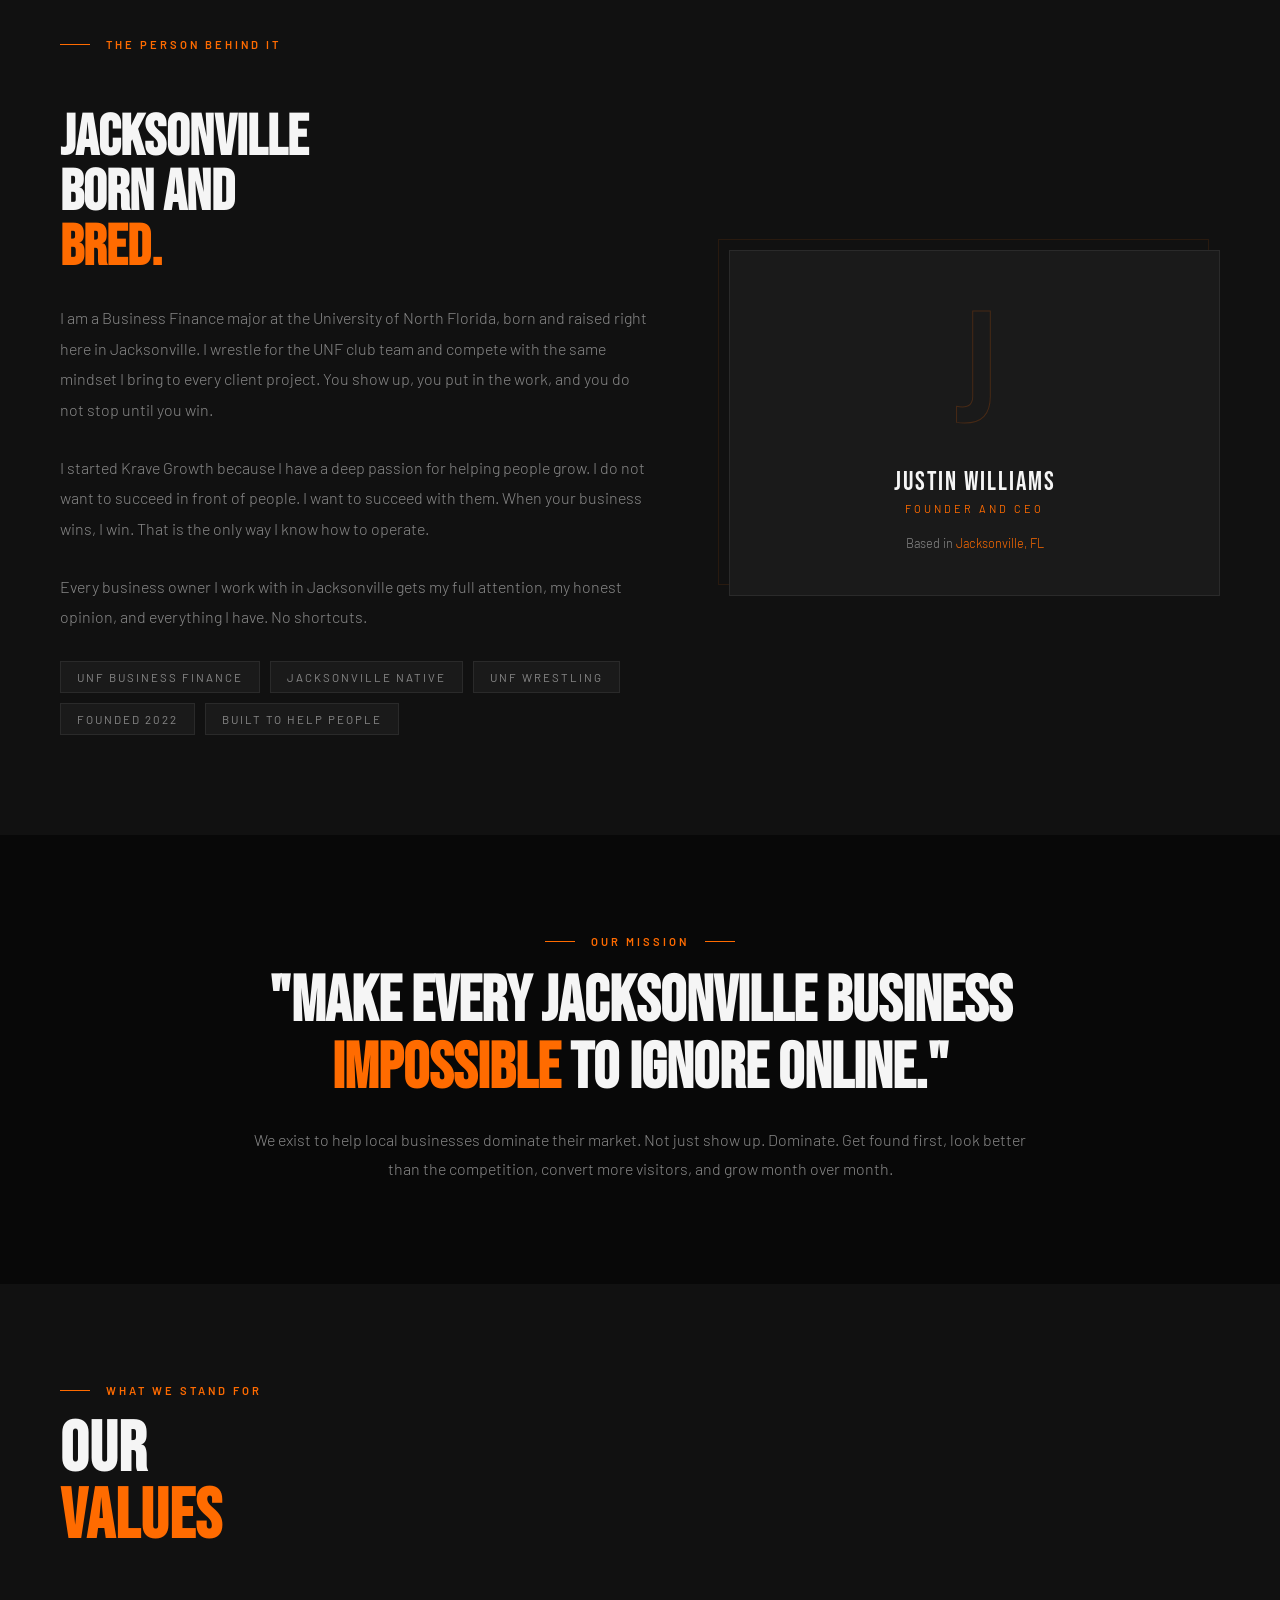
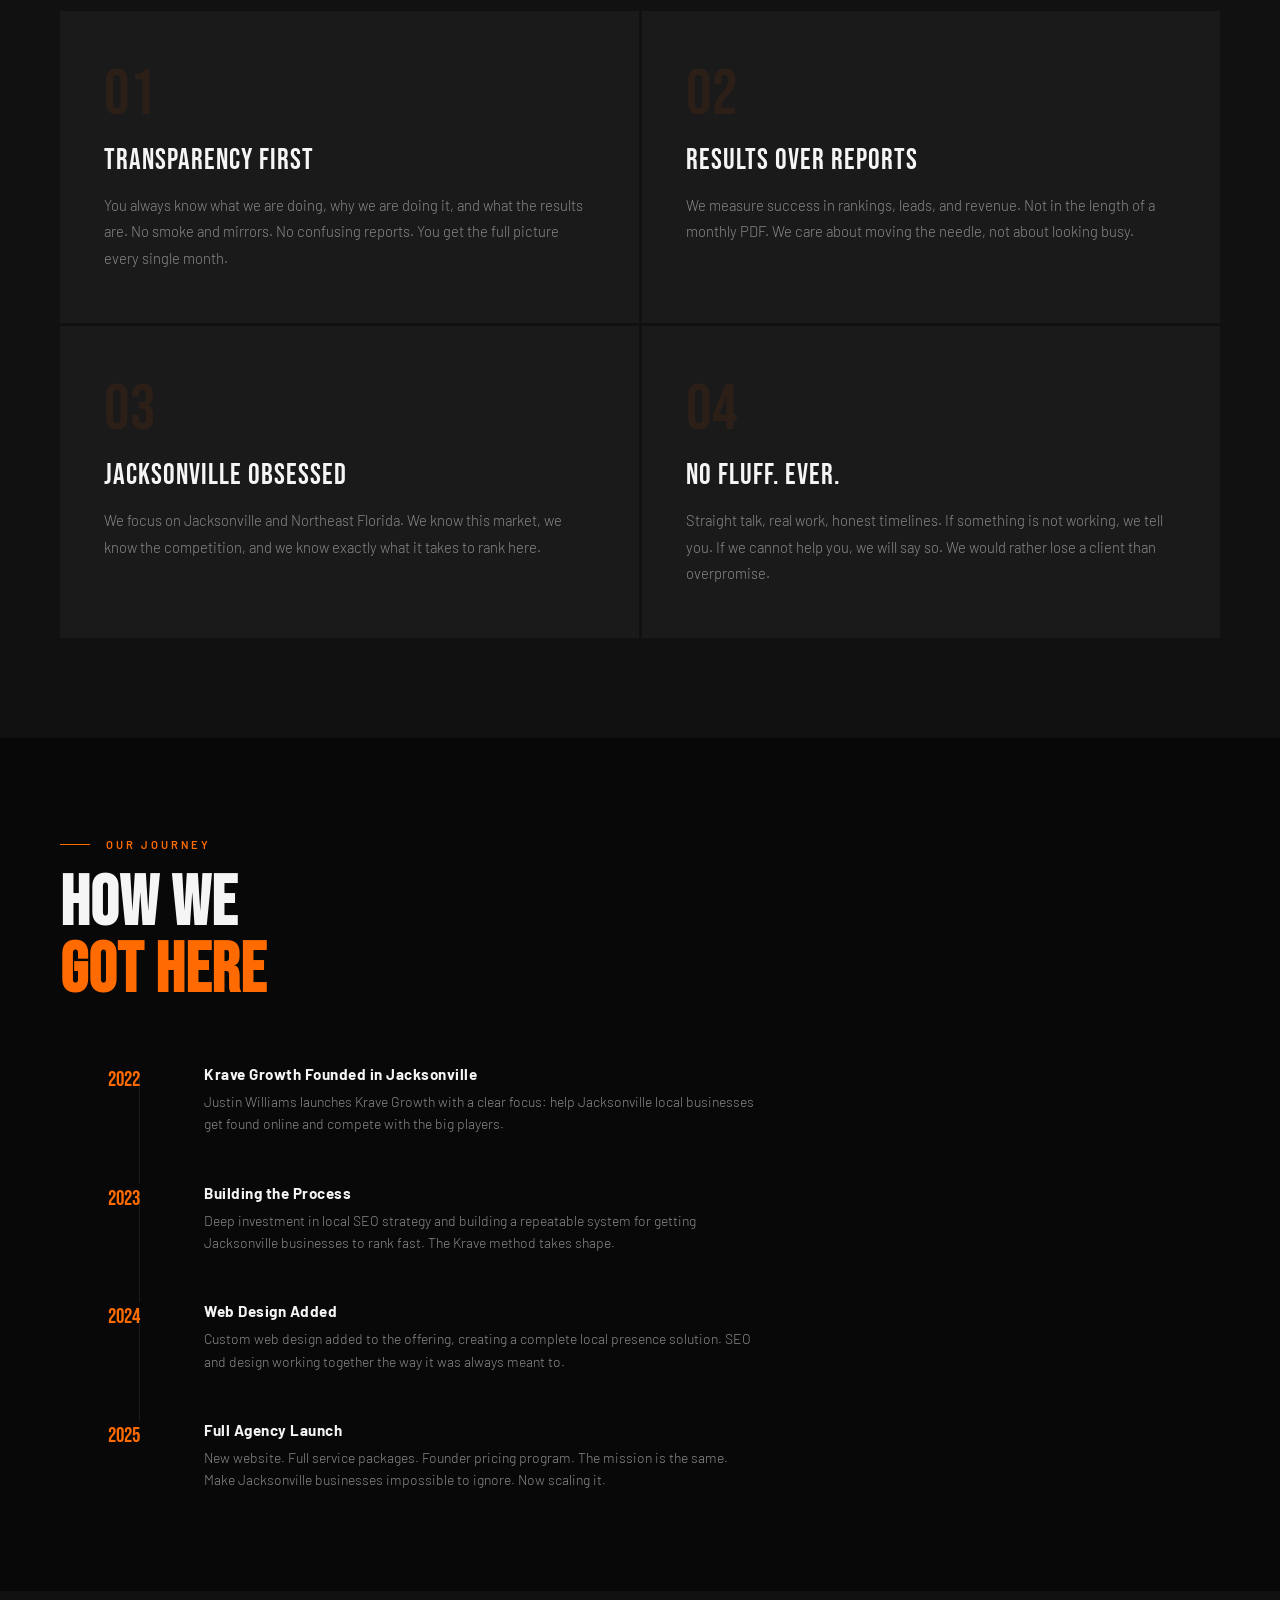
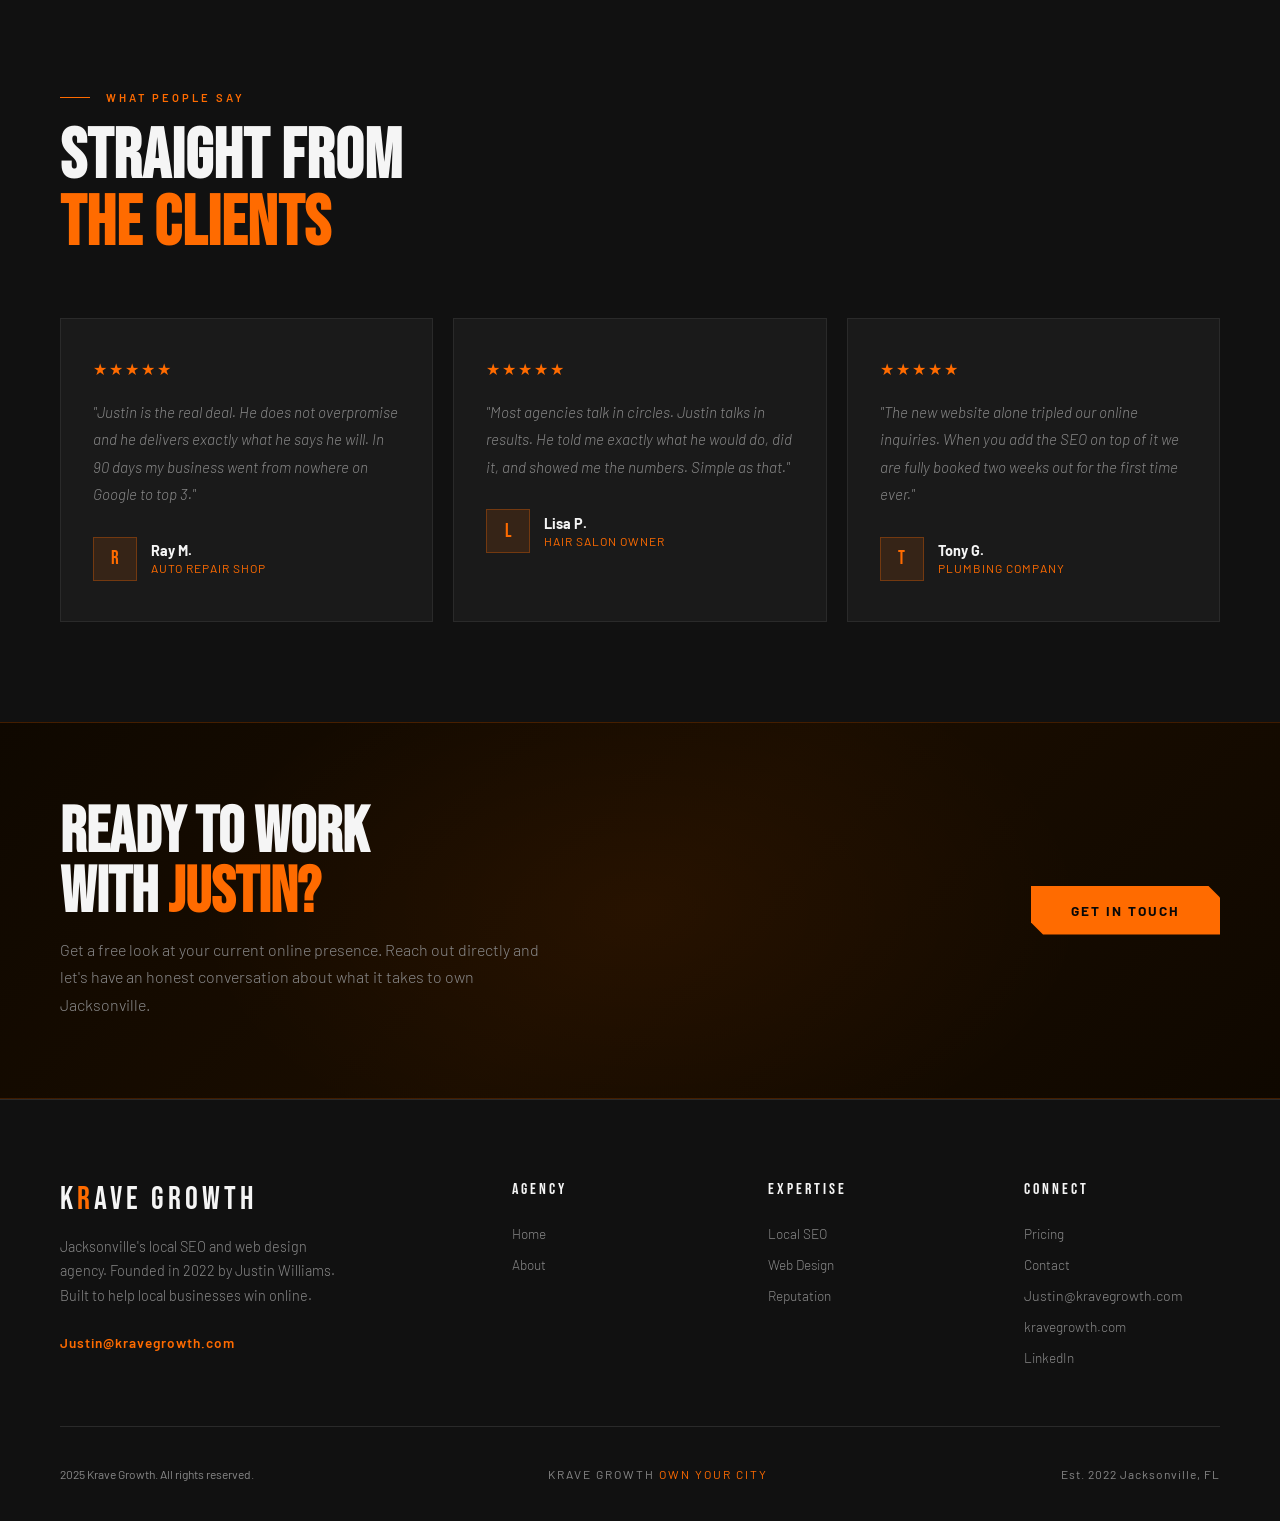
<file: about.html>
<!DOCTYPE html>
<html lang="en">
<head>
<meta charset="UTF-8">
<meta name="viewport" content="width=device-width, initial-scale=1.0">
<title>About | Krave Growth | Jacksonville, FL</title>
<link rel="stylesheet" href="/style.css">
<style>
.about-story { background:var(--black); }
.story-grid { display:grid; grid-template-columns:1fr 1.4fr; gap:100px; align-items:center; margin-top:70px; }
.story-visual { position:relative; }
.story-box { background:var(--black-3); border:1px solid var(--gray-light); padding:60px 48px; position:relative; }
.story-box::after { content:''; position:absolute; bottom:-20px; right:-20px; width:100%; height:100%; border:1px solid rgba(255,107,0,0.15); z-index:-1; }
.story-photo-placeholder { width:100%; aspect-ratio:3/4; background:var(--black-2); border:1px dashed rgba(255,107,0,0.2); display:flex; flex-direction:column; align-items:center; justify-content:center; gap:12px; margin-bottom:28px; }
.story-photo-text { font-size:.65rem; letter-spacing:2px; text-transform:uppercase; color:var(--gray); text-align:center; }
.story-monogram { font-family:'Bebas Neue',sans-serif; font-size:5rem; color:transparent; -webkit-text-stroke:1px rgba(255,107,0,0.2); line-height:1; }
.story-name { font-family:'Bebas Neue',sans-serif; font-size:1.8rem; letter-spacing:2px; margin-bottom:4px; }
.story-title { font-size:.72rem; letter-spacing:3px; text-transform:uppercase; color:var(--orange); margin-bottom:20px; }
.story-founded { padding-top:20px; border-top:1px solid var(--gray-light); display:flex; align-items:center; gap:16px; }
.story-founded-year { font-family:'Bebas Neue',sans-serif; font-size:3rem; color:var(--orange); line-height:1; }
.story-founded-label { font-size:.68rem; letter-spacing:2px; text-transform:uppercase; color:var(--gray); line-height:1.7; }

.story-content h2 { font-family:'Bebas Neue',sans-serif; font-size:clamp(3rem,5vw,4.5rem); line-height:.95; margin-bottom:28px; }
.story-content h2 span { color:var(--orange); }
.story-body { font-size:1rem; color:var(--gray); line-height:1.9; font-weight:300; margin-bottom:20px; }

/* JUSTIN SECTION */
.justin-section { background:var(--black-2); }
.justin-grid { display:grid; grid-template-columns:1.2fr 1fr; gap:80px; align-items:center; margin-top:60px; }
.justin-content h2 { font-family:'Bebas Neue',sans-serif; font-size:clamp(2.5rem,4.5vw,4rem); line-height:.95; margin-bottom:28px; }
.justin-content h2 span { color:var(--orange); }
.justin-body { font-size:1rem; color:var(--gray); line-height:1.9; font-weight:300; margin-bottom:28px; }
.justin-tags { display:flex; flex-wrap:wrap; gap:10px; }
.justin-tag { background:var(--black-3); border:1px solid var(--gray-light); padding:8px 16px; font-size:.72rem; letter-spacing:2px; text-transform:uppercase; color:var(--gray); transition:all .3s; }
.justin-tag:hover { border-color:var(--orange); color:var(--orange); }
.justin-visual { position:relative; }
.justin-box { background:var(--black-3); border:1px solid var(--gray-light); padding:44px; text-align:center; position:relative; }
.justin-box::after { content:''; position:absolute; top:-12px; left:-12px; width:100%; height:100%; border:1px solid rgba(255,107,0,0.1); z-index:-1; }
.justin-initial { font-family:'Bebas Neue',sans-serif; font-size:10rem; color:transparent; -webkit-text-stroke:1px rgba(255,107,0,0.2); line-height:1; margin-bottom:12px; }
.justin-box-name { font-family:'Bebas Neue',sans-serif; font-size:1.6rem; letter-spacing:2px; margin-bottom:4px; }
.justin-box-role { font-size:.68rem; letter-spacing:3px; text-transform:uppercase; color:var(--orange); margin-bottom:20px; }
.justin-box-location { font-size:.8rem; color:var(--gray); font-weight:300; }
.justin-box-location span { color:var(--orange); }

.mission { background:var(--black); }
.mission-inner { max-width:800px; margin:0 auto; text-align:center; }
.mission-quote { font-family:'Bebas Neue',sans-serif; font-size:clamp(2.5rem,5vw,4.5rem); line-height:1.05; color:var(--white); margin-bottom:24px; }
.mission-quote span { color:var(--orange); }
.mission-sub { font-size:1rem; color:var(--gray); line-height:1.8; font-weight:300; }

.values-section { background:var(--black-2); }
.values-grid { display:grid; grid-template-columns:repeat(2,1fr); gap:3px; margin-top:60px; }
.value-card { background:var(--black-3); padding:52px 44px; position:relative; overflow:hidden; transition:all .4s; }
.value-card::before { content:''; position:absolute; left:0; top:0; bottom:0; width:3px; background:var(--orange); transform:scaleY(0); transform-origin:top; transition:transform .4s; }
.value-card:hover::before { transform:scaleY(1); }
.value-card:hover { background:#1e1e1e; }
.value-num { font-family:'Bebas Neue',sans-serif; font-size:4rem; color:rgba(255,107,0,.08); margin-bottom:16px; line-height:1; transition:color .4s; }
.value-card:hover .value-num { color:rgba(255,107,0,.2); }
.value-title { font-family:'Bebas Neue',sans-serif; font-size:1.8rem; letter-spacing:1px; margin-bottom:14px; }
.value-desc { font-size:.92rem; color:var(--gray); line-height:1.8; font-weight:300; }

.milestones { background:var(--black); }
.timeline { display:flex; flex-direction:column; gap:0; margin-top:60px; max-width:700px; }
.timeline-item { display:grid; grid-template-columns:80px 1fr; gap:40px; position:relative; padding-bottom:48px; }
.timeline-item:last-child { padding-bottom:0; }
.timeline-item::before { content:''; position:absolute; left:79px; top:8px; bottom:0; width:1px; background:rgba(255,255,255,.08); }
.timeline-item:last-child::before { display:none; }
.timeline-year { font-family:'Bebas Neue',sans-serif; font-size:1.3rem; color:var(--orange); padding-top:2px; text-align:right; }
.timeline-content { padding-left:24px; }
.timeline-content h4 { font-weight:700; font-size:.95rem; margin-bottom:8px; letter-spacing:.5px; }
.timeline-content p { font-size:.87rem; color:var(--gray); font-weight:300; line-height:1.6; }

.testimonials-about { background:var(--black-2); }

@media(max-width:768px){
  .story-grid,.justin-grid{grid-template-columns:1fr; gap:40px;}
  .values-grid{grid-template-columns:1fr;}
  .timeline-item{grid-template-columns:70px 1fr; gap:16px;}
  .story-box{padding:32px 24px;}
  .story-monogram{font-size:5rem;}
  .story-founded-year{font-size:2.2rem;}
  .justin-box{padding:32px 24px;}
  .justin-initial{font-size:7rem;}
  .value-card{padding:36px 28px;}
  .mission-quote{font-size:clamp(2rem,8vw,3.5rem);}
  .testimonials-grid{grid-template-columns:1fr;}
}
</style>
<link rel="icon" type="image/x-icon" href="favicon.ico">
<link rel="icon" type="image/png" sizes="192x192" href="favicon-192.png">
<link rel="apple-touch-icon" sizes="180x180" href="apple-touch-icon.png">

  <!-- Open Graph / Social -->
  <meta property="og:type" content="website">
  <meta property="og:site_name" content="Krave Growth">
  <meta property="og:url" content="https://kravegrowth.com">
  <meta property="og:title" content="About | Krave Growth | Jacksonville, FL">
  <meta property="og:description" content="Learn about Krave Growth — Jacksonville's local SEO and web design agency founded by Justin Williams.">
  <meta property="og:image" content="https://kravegrowth.com/og-image.png">
  <meta property="og:image:width" content="1200">
  <meta property="og:image:height" content="630">
  <meta name="twitter:card" content="summary_large_image">
  <meta name="twitter:title" content="About | Krave Growth | Jacksonville, FL">
  <meta name="twitter:description" content="Learn about Krave Growth — Jacksonville's local SEO and web design agency founded by Justin Williams.">
  <meta name="twitter:image" content="https://kravegrowth.com/og-image.png">
</head>
<body>



<div class="cursor" id="cursor"></div>
<div class="cursor-dot" id="cursorDot"></div>
<nav>
  <a href="index.html" class="nav-logo">
    <div class="nav-logo-mark">
      <svg viewBox="0 0 36 36" fill="none" xmlns="http://www.w3.org/2000/svg">
        <rect width="36" height="36" fill="#FF6B00"/>
        <rect x="9" y="7" width="4.5" height="22" fill="#080808"/>
        <polygon points="13.5,18 22,7 27,7 18.5,18" fill="#080808"/>
        <polygon points="13.5,18 22,29 27,29 18.5,18" fill="#080808"/>
      </svg>
    </div>
    <div class="nav-logo-words">
      <span class="nav-logo-top">K<span class="r">R</span>AVE</span>
      <span class="nav-logo-bot">GROWTH</span>
    </div>
  </a>
  <button class="nav-hamburger" id="hamburger" aria-label="Menu"><span class="bar bar1"></span><span class="bar bar2"></span><span class="bar bar3"></span></button>
  <ul class="nav-links">
    <li><a href="index.html">Home</a></li>
    <li><a href="services.html">Services</a></li>
    <li><a href="pricing.html">Pricing</a></li>
    <li><a href="about.html">About</a></li>
    <li><a href="contact.html" class="nav-cta">Get Started</a></li>
  </ul>
</nav>
<a href="contact.html" class="float-cta">Free Audit</a>

<div class="page-hero">
  <div class="page-hero-bg"></div>
  <div class="page-hero-grid"></div>
  <div class="page-hero-ghost">JW</div>
  <div class="page-hero-content">
    <div class="page-eyebrow"><div class="page-eyebrow-line"></div><span>Jacksonville, FL</span></div>
    <h1 class="page-title">BUILT FOR<br>THE <span class="accent">BOLD</span></h1>
    <p class="page-sub">The story behind Krave Growth and the person behind the work.</p>
  </div>
</div>

<!-- STORY -->
<section class="about-story">
  <div class="story-grid">
    <div class="story-visual reveal-left">
      <div class="story-box">
        <img src="[data-uri]" alt="Justin Williams, Founder of Krave Growth" style="width:100%;aspect-ratio:3/4;object-fit:cover;object-position:center top;display:block;margin-bottom:28px;">
        <div class="story-name">Justin Williams</div>
        <div class="story-title">Founder and CEO, Krave Growth</div>
        <div class="story-founded">
          <div class="story-founded-year">2022</div>
          <div class="story-founded-label">Founded in 2022<br>Built from the ground up<br>Jacksonville, FL</div>
        </div>
      </div>
    </div>
    <div class="story-content reveal-right">
      <div class="section-label"><div class="section-label-line"></div><span>Our Story</span></div>
      <h2>BUILT ON A<br><span>BELIEF.</span></h2>
      <p class="story-body">Every local business deserves to be found. Too many great businesses in Jacksonville with real skill and real value are invisible online while their competitors show up first simply because they understood the digital side.</p>
      <p class="story-body">Justin Williams founded Krave Growth in 2022 with one mission: level the playing field for local businesses. No corporate fluff, no cookie-cutter strategies, no disappearing after the contract is signed. Just real work, honest communication, and real results.</p>
      <p class="story-body">Krave Growth focuses exclusively on local SEO and web design because doing one thing exceptionally well beats doing everything average. When you work with us, you work directly with Justin. No handoffs, no runaround.</p>
    </div>
  </div>
</section>

<!-- JUSTIN SECTION -->
<section class="justin-section">
  <div class="section-label reveal"><div class="section-label-line"></div><span>The Person Behind It</span></div>
  <div class="justin-grid">
    <div class="justin-content reveal-left">
      <h2>JACKSONVILLE<br>BORN AND<br><span>BRED.</span></h2>
      <p class="justin-body">I am a Business Finance major at the University of North Florida, born and raised right here in Jacksonville. I wrestle for the UNF club team and compete with the same mindset I bring to every client project. You show up, you put in the work, and you do not stop until you win.</p>
      <p class="justin-body">I started Krave Growth because I have a deep passion for helping people grow. I do not want to succeed in front of people. I want to succeed with them. When your business wins, I win. That is the only way I know how to operate.</p>
      <p class="justin-body">Every business owner I work with in Jacksonville gets my full attention, my honest opinion, and everything I have. No shortcuts.</p>
      <div class="justin-tags">
        <div class="justin-tag">UNF Business Finance</div>
        <div class="justin-tag">Jacksonville Native</div>
        <div class="justin-tag">UNF Wrestling</div>
        <div class="justin-tag">Founded 2022</div>
        <div class="justin-tag">Built to Help People</div>
      </div>
    </div>
    <div class="justin-visual reveal-right">
      <div class="justin-box">
        <div class="justin-initial">J</div>
        <div class="justin-box-name">Justin Williams</div>
        <div class="justin-box-role">Founder and CEO</div>
        <div class="justin-box-location">Based in <span>Jacksonville, FL</span></div>
      </div>
    </div>
  </div>
</section>

<!-- MISSION -->
<section class="mission">
  <div class="mission-inner reveal">
    <div class="section-label" style="justify-content:center;"><div class="section-label-line"></div><span>Our Mission</span><div class="section-label-line"></div></div>
    <h2 class="mission-quote">"MAKE EVERY JACKSONVILLE BUSINESS <span>IMPOSSIBLE</span> TO IGNORE ONLINE."</h2>
    <p class="mission-sub">We exist to help local businesses dominate their market. Not just show up. Dominate. Get found first, look better than the competition, convert more visitors, and grow month over month.</p>
  </div>
</section>

<!-- VALUES -->
<section class="values-section">
  <div class="section-label reveal"><div class="section-label-line"></div><span>What We Stand For</span></div>
  <h2 class="section-title reveal">OUR<br><span style="color:var(--orange)">VALUES</span></h2>
  <div class="values-grid reveal">
    <div class="value-card">
      <div class="value-num">01</div>
      <div class="value-title">Transparency First</div>
      <p class="value-desc">You always know what we are doing, why we are doing it, and what the results are. No smoke and mirrors. No confusing reports. You get the full picture every single month.</p>
    </div>
    <div class="value-card">
      <div class="value-num">02</div>
      <div class="value-title">Results Over Reports</div>
      <p class="value-desc">We measure success in rankings, leads, and revenue. Not in the length of a monthly PDF. We care about moving the needle, not about looking busy.</p>
    </div>
    <div class="value-card">
      <div class="value-num">03</div>
      <div class="value-title">Jacksonville Obsessed</div>
      <p class="value-desc">We focus on Jacksonville and Northeast Florida. We know this market, we know the competition, and we know exactly what it takes to rank here.</p>
    </div>
    <div class="value-card">
      <div class="value-num">04</div>
      <div class="value-title">No Fluff. Ever.</div>
      <p class="value-desc">Straight talk, real work, honest timelines. If something is not working, we tell you. If we cannot help you, we will say so. We would rather lose a client than overpromise.</p>
    </div>
  </div>
</section>

<!-- TIMELINE -->
<section class="milestones">
  <div class="section-label reveal"><div class="section-label-line"></div><span>Our Journey</span></div>
  <h2 class="section-title reveal">HOW WE<br><span style="color:var(--orange)">GOT HERE</span></h2>
  <div class="timeline reveal">
    <div class="timeline-item">
      <div class="timeline-year">2022</div>
      <div class="timeline-content">
        <h4>Krave Growth Founded in Jacksonville</h4>
        <p>Justin Williams launches Krave Growth with a clear focus: help Jacksonville local businesses get found online and compete with the big players.</p>
      </div>
    </div>
    <div class="timeline-item">
      <div class="timeline-year">2023</div>
      <div class="timeline-content">
        <h4>Building the Process</h4>
        <p>Deep investment in local SEO strategy and building a repeatable system for getting Jacksonville businesses to rank fast. The Krave method takes shape.</p>
      </div>
    </div>
    <div class="timeline-item">
      <div class="timeline-year">2024</div>
      <div class="timeline-content">
        <h4>Web Design Added</h4>
        <p>Custom web design added to the offering, creating a complete local presence solution. SEO and design working together the way it was always meant to.</p>
      </div>
    </div>
    <div class="timeline-item">
      <div class="timeline-year">2025</div>
      <div class="timeline-content">
        <h4>Full Agency Launch</h4>
        <p>New website. Full service packages. Founder pricing program. The mission is the same. Make Jacksonville businesses impossible to ignore. Now scaling it.</p>
      </div>
    </div>
  </div>
</section>

<!-- TESTIMONIALS -->
<section class="testimonials-about">
  <div class="section-label reveal"><div class="section-label-line"></div><span>What People Say</span></div>
  <h2 class="section-title reveal">STRAIGHT FROM<br><span style="color:var(--orange)">THE CLIENTS</span></h2>
  <div class="testimonials-grid reveal">
    <div class="testimonial-card">
      <div class="testimonial-stars">★★★★★</div>
      <p class="testimonial-text">"Justin is the real deal. He does not overpromise and he delivers exactly what he says he will. In 90 days my business went from nowhere on Google to top 3."</p>
      <div class="testimonial-author"><div class="testimonial-avatar">R</div><div><div class="testimonial-name">Ray M.</div><div class="testimonial-biz">Auto Repair Shop</div></div></div>
    </div>
    <div class="testimonial-card">
      <div class="testimonial-stars">★★★★★</div>
      <p class="testimonial-text">"Most agencies talk in circles. Justin talks in results. He told me exactly what he would do, did it, and showed me the numbers. Simple as that."</p>
      <div class="testimonial-author"><div class="testimonial-avatar">L</div><div><div class="testimonial-name">Lisa P.</div><div class="testimonial-biz">Hair Salon Owner</div></div></div>
    </div>
    <div class="testimonial-card">
      <div class="testimonial-stars">★★★★★</div>
      <p class="testimonial-text">"The new website alone tripled our online inquiries. When you add the SEO on top of it we are fully booked two weeks out for the first time ever."</p>
      <div class="testimonial-author"><div class="testimonial-avatar">T</div><div><div class="testimonial-name">Tony G.</div><div class="testimonial-biz">Plumbing Company</div></div></div>
    </div>
  </div>
</section>

<div class="cta-band reveal">
  <div class="cta-band-text">
    <h2 class="cta-band-title">READY TO WORK<br>WITH <span>JUSTIN?</span></h2>
    <p class="cta-band-sub">Get a free look at your current online presence. Reach out directly and let's have an honest conversation about what it takes to own Jacksonville.</p>
  </div>
  <div class="cta-band-action">
    <a href="contact.html" class="btn-primary">Get In Touch</a>
  </div>
</div>

<footer>
  <div class="footer-top">
    <div>
      <div class="footer-brand-logo">K<span>R</span>AVE GROWTH</div>
      <p class="footer-brand-desc">Jacksonville's local SEO and web design agency. Founded in 2022 by Justin Williams. Built to help local businesses win online.</p>
      <span class="footer-brand-email">Justin&#64;kravegrowth.com</span>
    </div>
    <div>
      <div class="footer-col-title">Agency</div>
      <ul class="footer-col-links">
        <li><a href="index.html">Home</a></li>
        <li><a href="about.html">About</a></li>
      </ul>
    </div>
    <div>
      <div class="footer-col-title">Expertise</div>
      <ul class="footer-col-links">
        <li><a href="services.html">Local SEO</a></li>
        <li><a href="services.html">Web Design</a></li>
        <li><a href="services.html">Reputation</a></li>
      </ul>
    </div>
    <div>
      <div class="footer-col-title">Connect</div>
      <ul class="footer-col-links">
        <li><a href="pricing.html">Pricing</a></li>
        <li><a href="contact.html">Contact</a></li>
        <li><span style="color:rgba(255,255,255,.5);font-size:.88rem;font-weight:300;">Justin&#64;kravegrowth.com</span></li>
        <li><a href="https://kravegrowth.com">kravegrowth.com</a></li>
        <li><a href="#">LinkedIn</a></li>
      </ul>
    </div>
  </div>
  <div class="footer-bottom">
    <div class="footer-copy">2025 Krave Growth. All rights reserved.</div>
    <div class="footer-tagline">Krave Growth <span>Own Your City</span></div>
    <div class="footer-est">Est. 2022 Jacksonville, FL</div>
  </div>
</footer>
<div class="nav-mobile-menu" id="mobileMenu">
  <a href="index.html" onclick="closeMobile()">Home</a>
  <a href="services.html" onclick="closeMobile()">Services</a>
  <a href="pricing.html" onclick="closeMobile()">Pricing</a>
  <a href="about.html" onclick="closeMobile()">About</a>
  <a href="contact.html" class="mobile-cta" onclick="closeMobile()">Get Started</a>
</div>
<script src="main.js"></script>
</body>
</html>
</file>
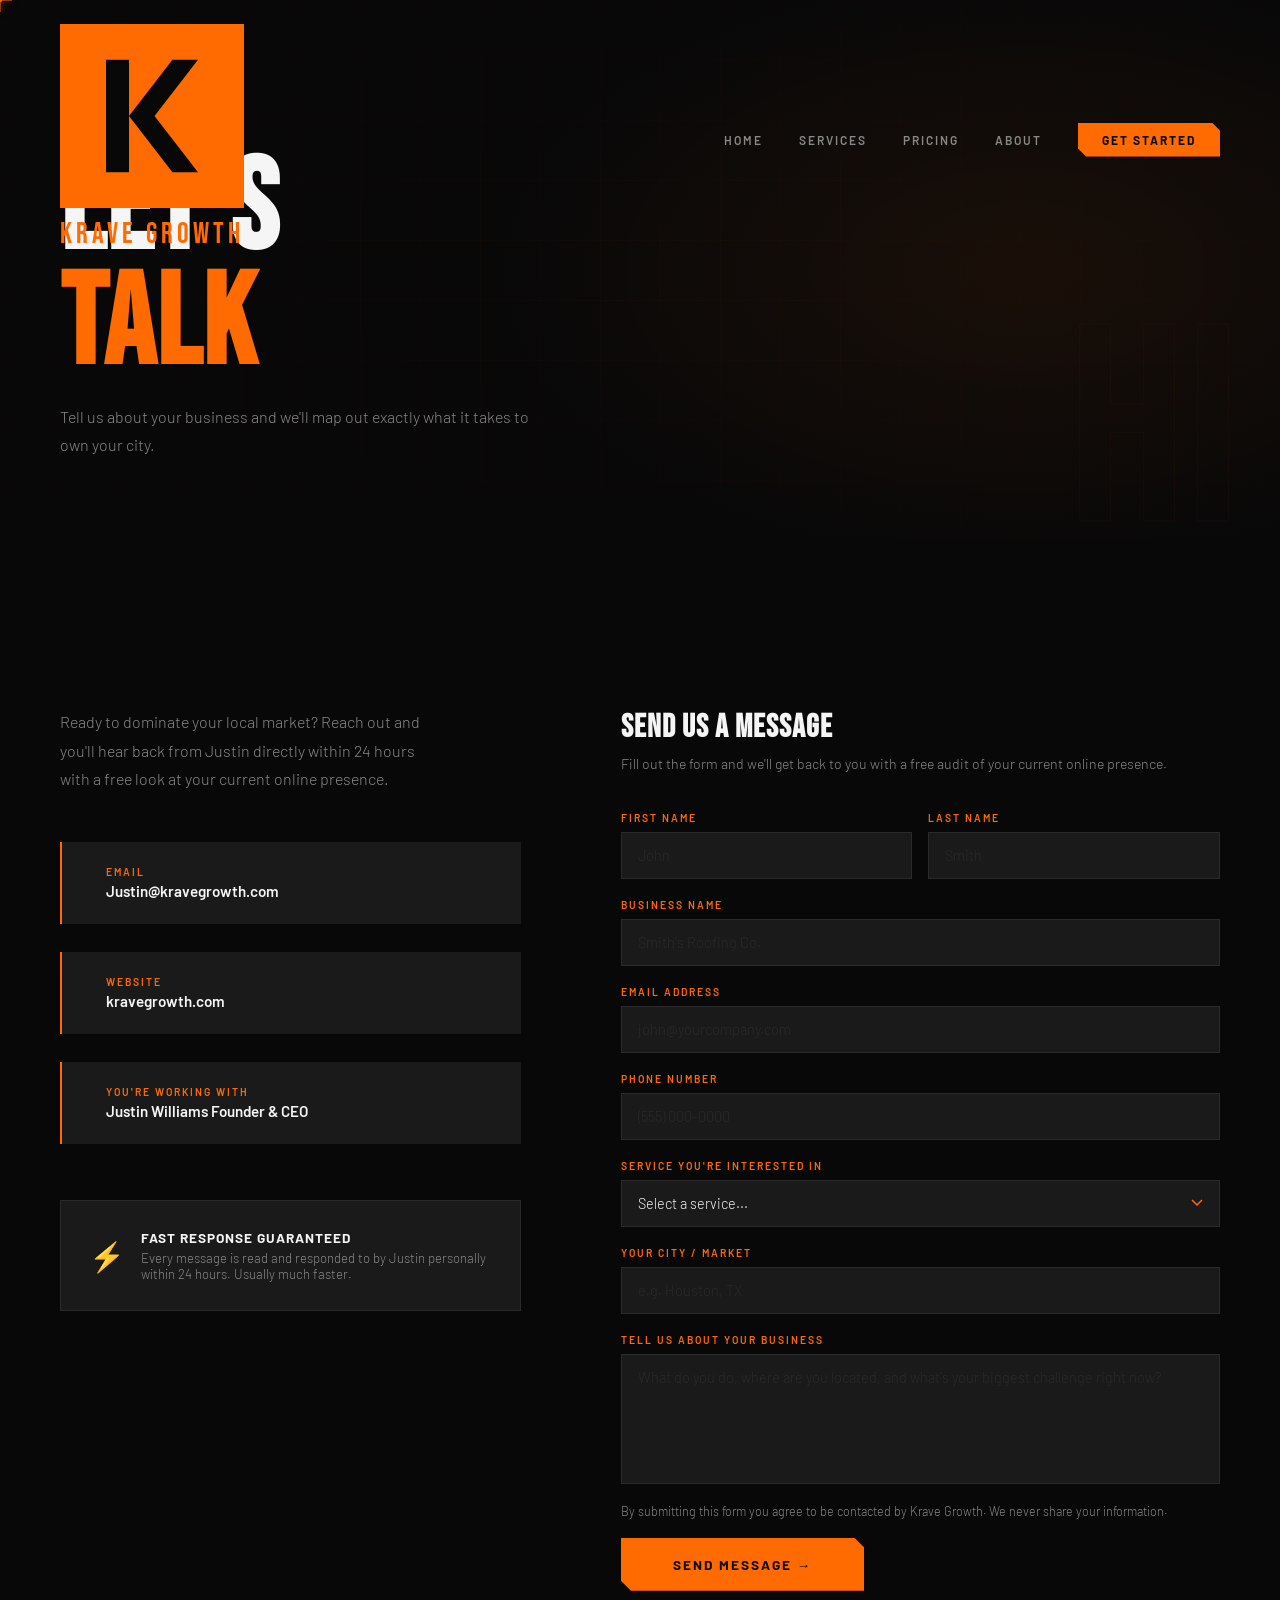
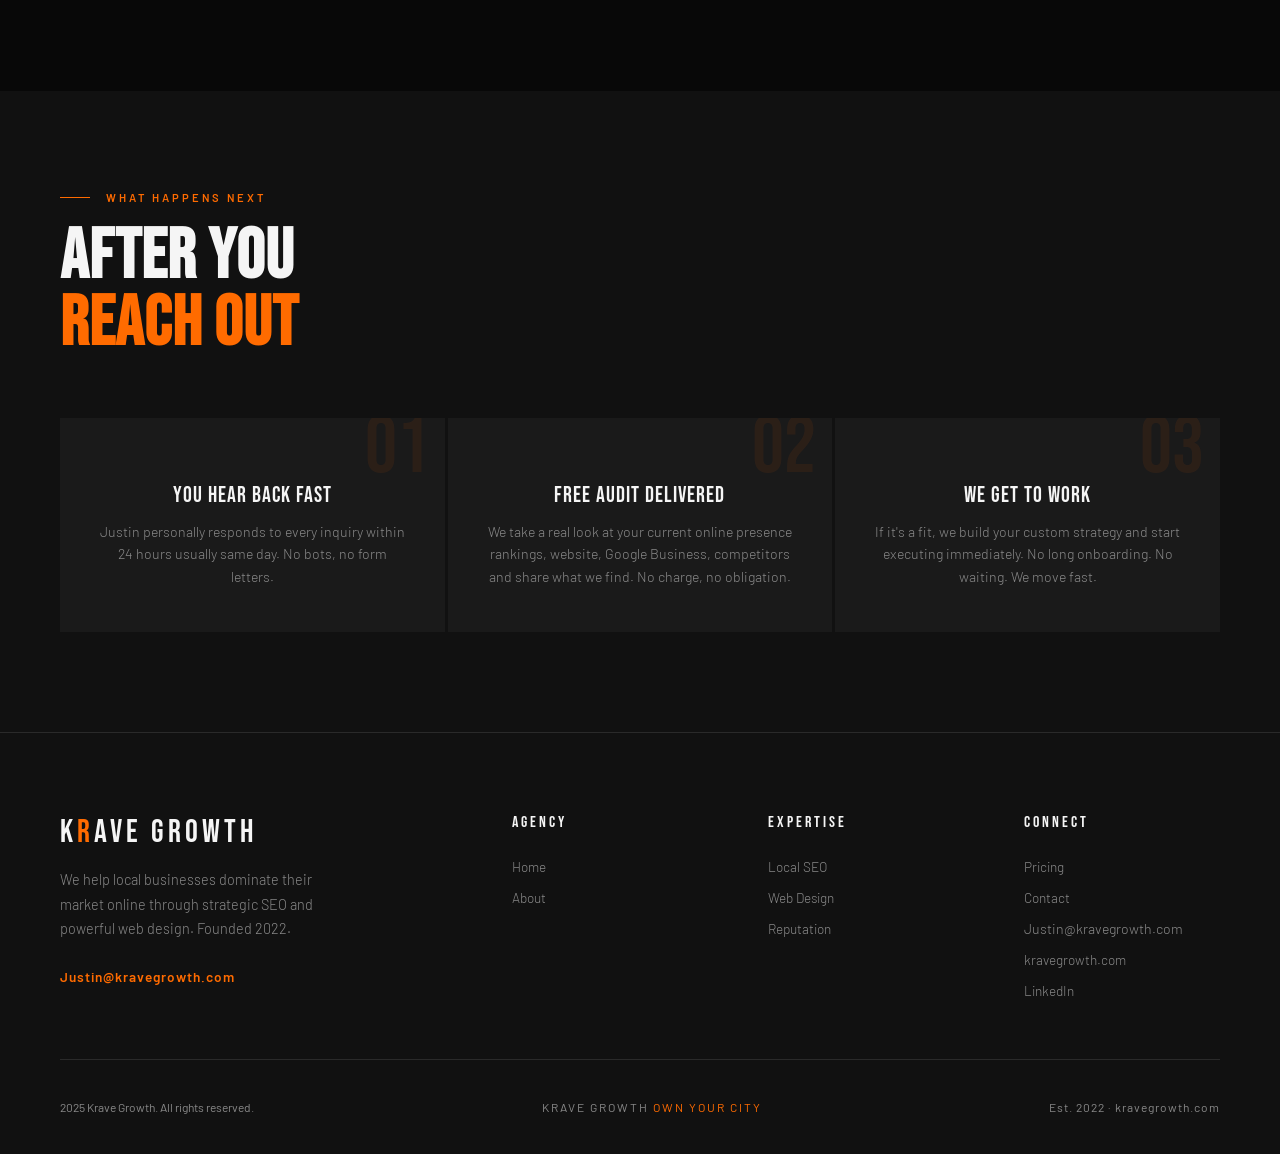
<file: contact.html>
<!DOCTYPE html>
<html lang="en">
<head>
<meta charset="UTF-8">
<meta name="viewport" content="width=device-width, initial-scale=1.0">
<title>Contact | Krave Growth | Jacksonville, FL</title>
<link rel="stylesheet" href="/style.css">
<style>
.contact-section { background:var(--black); }
.contact-grid { display:grid; grid-template-columns:1fr 1.3fr; gap:100px; margin-top:70px; }

.contact-left {}
.contact-tagline { font-size:1rem; color:var(--gray); line-height:1.8; font-weight:300; margin-bottom:48px; max-width:380px; }
.contact-items { display:flex; flex-direction:column; gap:28px; margin-bottom:56px; }
.contact-item { display:flex; gap:20px; align-items:flex-start; padding:24px; background:var(--black-3); border-left:2px solid var(--orange); transition:all .3s; }
.contact-item:hover { background:#1e1e1e; transform:translateX(6px); }
.ci-icon { font-size:1.3rem; flex-shrink:0; margin-top:2px; }
.ci-label { font-size:.65rem; letter-spacing:2px; text-transform:uppercase; color:var(--orange); font-weight:600; margin-bottom:4px; }
.ci-value { font-size:.95rem; font-weight:600; }
.ci-value a { color:var(--white); text-decoration:none; transition:color .3s; }
.ci-value a:hover { color:var(--orange); }

.response-box { background:var(--black-3); border:1px solid var(--gray-light); padding:28px; display:flex; align-items:center; gap:16px; }
.response-icon { font-size:1.8rem; }
.response-title { font-weight:700; font-size:.85rem; letter-spacing:1px; text-transform:uppercase; margin-bottom:4px; }
.response-desc { font-size:.82rem; color:var(--gray); font-weight:300; }

.contact-form-wrap {}
.form-header { margin-bottom:40px; }
.form-header h3 { font-family:'Bebas Neue',sans-serif; font-size:2rem; letter-spacing:1px; margin-bottom:8px; }
.form-header p { font-size:.88rem; color:var(--gray); font-weight:300; }

.contact-form { display:flex; flex-direction:column; gap:20px; }
.form-row { display:grid; grid-template-columns:1fr 1fr; gap:16px; }
.form-group { display:flex; flex-direction:column; gap:8px; }
.form-label { font-size:.65rem; letter-spacing:2px; text-transform:uppercase; color:var(--orange); font-weight:600; }
.form-input,.form-select,.form-textarea { background:var(--black-3); border:1px solid var(--gray-light); color:var(--white); padding:14px 16px; font-family:'Barlow',sans-serif; font-size:.9rem; font-weight:300; transition:border-color .3s,background .3s; outline:none; cursor:pointer; width:100%; }
.form-input:focus,.form-select:focus,.form-textarea:focus { border-color:var(--orange); background:#1a1a1a; }
.form-input::placeholder,.form-textarea::placeholder { color:var(--gray-light); }
.form-select { -webkit-appearance:none; background-image:url("data:image/svg+xml,%3Csvg xmlns='http://www.w3.org/2000/svg' width='12' height='8' viewBox='0 0 12 8'%3E%3Cpath d='M1 1l5 5 5-5' stroke='%23FF6B00' stroke-width='1.5' fill='none'/%3E%3C/svg%3E"); background-repeat:no-repeat; background-position:right 16px center; background-color:var(--black-3); padding-right:44px; cursor:pointer; }
.form-select option { background:var(--black-3); color:var(--white); }
.form-textarea { resize:none; height:130px; }
.form-submit { background:var(--orange); color:var(--black); border:none; padding:18px 52px; font-family:'Barlow',sans-serif; font-weight:700; font-size:.85rem; letter-spacing:2px; text-transform:uppercase; cursor:pointer; transition:all .3s; align-self:flex-start; clip-path:polygon(0 0,calc(100% - 10px) 0,100% 10px,100% 100%,10px 100%,0 calc(100% - 10px)); }
.form-submit:hover { background:var(--orange-bright); transform:translateY(-2px); box-shadow:0 16px 40px rgba(255,107,0,.3); }
.form-note { font-size:.78rem; color:var(--gray); font-weight:300; }

.success-msg { display:none; background:rgba(255,107,0,.1); border:1px solid var(--orange); padding:20px 24px; margin-top:20px; font-size:.9rem; color:var(--white); font-weight:300; }
.success-msg.show { display:block; }

.what-happens { background:var(--black-2); }
.steps-row { display:grid; grid-template-columns:repeat(3,1fr); gap:3px; margin-top:60px; }
.step-box { background:var(--black-3); padding:44px 36px; text-align:center; position:relative; overflow:hidden; transition:all .4s; }
.step-box:hover { background:#1e1e1e; transform:translateY(-4px); }
.step-num { font-family:'Bebas Neue',sans-serif; font-size:5rem; color:rgba(255,107,0,.08); position:absolute; top:-10px; right:16px; line-height:1; transition:color .4s; }
.step-box:hover .step-num { color:rgba(255,107,0,.18); }
.step-icon { font-size:2rem; margin-bottom:20px; position:relative; z-index:1; }
.step-title { font-family:'Bebas Neue',sans-serif; font-size:1.4rem; letter-spacing:1px; margin-bottom:12px; }
.step-desc { font-size:.88rem; color:var(--gray); line-height:1.6; font-weight:300; }

@media(max-width:768px){
  .contact-grid{grid-template-columns:1fr; gap:48px;}
  .form-row{grid-template-columns:1fr;}
  .steps-row{grid-template-columns:1fr;}
  .contact-item{padding:18px;}
  .form-submit{width:100%; text-align:center; padding:16px;}
  .response-box{padding:20px 18px;}
}
</style>
<link rel="icon" type="image/x-icon" href="favicon.ico">
<link rel="icon" type="image/png" sizes="192x192" href="favicon-192.png">
<link rel="apple-touch-icon" sizes="180x180" href="apple-touch-icon.png">

  <!-- Open Graph / Social -->
  <meta property="og:type" content="website">
  <meta property="og:site_name" content="Krave Growth">
  <meta property="og:url" content="https://kravegrowth.com">
  <meta property="og:title" content="Contact | Krave Growth | Jacksonville, FL">
  <meta property="og:description" content="Get in touch with Krave Growth. Free website audit for Jacksonville businesses. Respond within 24 hours.">
  <meta property="og:image" content="https://kravegrowth.com/og-image.png">
  <meta property="og:image:width" content="1200">
  <meta property="og:image:height" content="630">
  <meta name="twitter:card" content="summary_large_image">
  <meta name="twitter:title" content="Contact | Krave Growth | Jacksonville, FL">
  <meta name="twitter:description" content="Get in touch with Krave Growth. Free website audit for Jacksonville businesses. Respond within 24 hours.">
  <meta name="twitter:image" content="https://kravegrowth.com/og-image.png">
</head>
<body>



<div class="cursor" id="cursor"></div>
<div class="cursor-dot" id="cursorDot"></div>
<nav>
  <a href="index.html" class="nav-logo">
    <div class="nav-logo-mark">
      <svg viewBox="0 0 36 36" fill="none" xmlns="http://www.w3.org/2000/svg">
        <rect width="36" height="36" fill="#FF6B00"/>
        <rect x="9" y="7" width="4.5" height="22" fill="#080808"/>
        <polygon points="13.5,18 22,7 27,7 18.5,18" fill="#080808"/>
        <polygon points="13.5,18 22,29 27,29 18.5,18" fill="#080808"/>
      </svg>
    </div>
    <div class="nav-logo-words">
      <span class="nav-logo-top">K<span class="r">R</span>AVE</span>
      <span class="nav-logo-bot">GROWTH</span>
    </div>
  </a>
  <button class="nav-hamburger" id="hamburger" aria-label="Menu"><span class="bar bar1"></span><span class="bar bar2"></span><span class="bar bar3"></span></button>
  <ul class="nav-links">
    <li><a href="index.html">Home</a></li>
    <li><a href="services.html">Services</a></li>
    <li><a href="pricing.html">Pricing</a></li>
    
    <li><a href="about.html">About</a></li>
    <li><a href="contact.html" class="nav-cta">Get Started</a></li>
  </ul>
</nav>

<div class="page-hero">
  <div class="page-hero-bg"></div>
  <div class="page-hero-grid"></div>
  <div class="page-hero-ghost">HI</div>
  <div class="page-hero-content">
    <div class="page-eyebrow"><div class="page-eyebrow-line"></div><span>Get In Touch</span></div>
    <h1 class="page-title">LET'S<br><span class="accent">TALK</span></h1>
    <p class="page-sub">Tell us about your business and we'll map out exactly what it takes to own your city.</p>
  </div>
</div>

<section class="contact-section">
  <div class="contact-grid">
    <div class="contact-left reveal-left">
      <p class="contact-tagline">Ready to dominate your local market? Reach out and you'll hear back from Justin directly within 24 hours with a free look at your current online presence.</p>
      <div class="contact-items">
        <div class="contact-item">
          <div class="ci-icon"></div>
          <div>
            <div class="ci-label">Email</div>
            <div class="ci-value">Justin&#64;kravegrowth.com</div>
          </div>
        </div>
        <div class="contact-item">
          <div class="ci-icon"></div>
          <div>
            <div class="ci-label">Website</div>
            <div class="ci-value"><a href="https://kravegrowth.com" target="_blank">kravegrowth.com</a></div>
          </div>
        </div>
        <div class="contact-item">
          <div class="ci-icon"></div>
          <div>
            <div class="ci-label">You're Working With</div>
            <div class="ci-value">Justin Williams Founder & CEO</div>
          </div>
        </div>
      </div>
      <div class="response-box">
        <div class="response-icon">⚡</div>
        <div>
          <div class="response-title">Fast Response Guaranteed</div>
          <div class="response-desc">Every message is read and responded to by Justin personally within 24 hours. Usually much faster.</div>
        </div>
      </div>
    </div>

    <div class="contact-form-wrap reveal-right">
      <div class="form-header">
        <h3>Send Us A Message</h3>
        <p>Fill out the form and we'll get back to you with a free audit of your current online presence.</p>
      </div>
      <div class="contact-form">
        <div class="form-row">
          <div class="form-group">
            <label class="form-label">First Name</label>
            <input type="text" class="form-input" placeholder="John" id="firstName">
          </div>
          <div class="form-group">
            <label class="form-label">Last Name</label>
            <input type="text" class="form-input" placeholder="Smith" id="lastName">
          </div>
        </div>
        <div class="form-group">
          <label class="form-label">Business Name</label>
          <input type="text" class="form-input" placeholder="Smith's Roofing Co." id="bizName">
        </div>
        <div class="form-group">
          <label class="form-label">Email Address</label>
          <input type="email" class="form-input" placeholder="john@yourcompany.com" id="email">
        </div>
        <div class="form-group">
          <label class="form-label">Phone Number</label>
          <input type="tel" class="form-input" placeholder="(555) 000-0000" id="phone">
        </div>
        <div class="form-group">
          <label class="form-label">Service You're Interested In</label>
          <select class="form-select" id="service">
            <option value="">Select a service...</option>
            <option>Local SEO</option>
            <option>Website Design</option>
            <option>Google Business Setup</option>
            <option>Reputation Management</option>
            <option>Full Growth Package</option>
            <option>Not Sure Yet Need Advice</option>
          </select>
        </div>
        <div class="form-group">
          <label class="form-label">Your City / Market</label>
          <input type="text" class="form-input" placeholder="e.g. Houston, TX" id="city">
        </div>
        <div class="form-group">
          <label class="form-label">Tell Us About Your Business</label>
          <textarea class="form-textarea" placeholder="What do you do, where are you located, and what's your biggest challenge right now?" id="message"></textarea>
        </div>
        <p class="form-note">By submitting this form you agree to be contacted by Krave Growth. We never share your information.</p>
        <button class="form-submit" onclick="handleSubmit()">Send Message →</button>
        <div class="success-msg" id="successMsg">
          ✓ Message received! Justin will be in touch within 24 hours with your free audit.
        </div>
      </div>
    </div>
  </div>
</section>

<!-- WHAT HAPPENS NEXT -->
<section class="what-happens">
  <div class="section-label reveal"><div class="section-label-line"></div><span>What Happens Next</span></div>
  <h2 class="section-title reveal">AFTER YOU<br><span style="color:var(--orange)">REACH OUT</span></h2>
  <div class="steps-row reveal">
    <div class="step-box">
      <div class="step-num">01</div>
      <div class="step-icon"></div>
      <div class="step-title">You Hear Back Fast</div>
      <p class="step-desc">Justin personally responds to every inquiry within 24 hours usually same day. No bots, no form letters.</p>
    </div>
    <div class="step-box">
      <div class="step-num">02</div>
      <div class="step-icon"></div>
      <div class="step-title">Free Audit Delivered</div>
      <p class="step-desc">We take a real look at your current online presence rankings, website, Google Business, competitors and share what we find. No charge, no obligation.</p>
    </div>
    <div class="step-box">
      <div class="step-num">03</div>
      <div class="step-icon"></div>
      <div class="step-title">We Get To Work</div>
      <p class="step-desc">If it's a fit, we build your custom strategy and start executing immediately. No long onboarding. No waiting. We move fast.</p>
    </div>
  </div>
</section>

<footer>
  <div class="footer-top">
    <div>
      <div class="footer-brand-logo">K<span>R</span>AVE GROWTH</div>
      <p class="footer-brand-desc">We help local businesses dominate their market online through strategic SEO and powerful web design. Founded 2022.</p>
      <span class="footer-brand-email">Justin&#64;kravegrowth.com</span>
    </div>
    <div>
      <div class="footer-col-title">Agency</div>
      <ul class="footer-col-links">
        <li><a href="index.html">Home</a></li>
        <li><a href="about.html">About</a></li>
        
      </ul>
    </div>
    <div>
      <div class="footer-col-title">Expertise</div>
      <ul class="footer-col-links">
        <li><a href="services.html">Local SEO</a></li>
        <li><a href="services.html">Web Design</a></li>
        <li><a href="services.html">Reputation</a></li>
      </ul>
    </div>
    <div>
      <div class="footer-col-title">Connect</div>
      <ul class="footer-col-links">
        <li><a href="pricing.html">Pricing</a></li>
        <li><a href="contact.html">Contact</a></li>
        <li><span style="color:rgba(255,255,255,.5);font-size:.88rem;font-weight:300;">Justin&#64;kravegrowth.com</span></li>
        <li><a href="https://kravegrowth.com">kravegrowth.com</a></li>
        <li><a href="#">LinkedIn</a></li>
      </ul>
    </div>
  </div>
  <div class="footer-bottom">
    <div class="footer-copy">2025 Krave Growth. All rights reserved.</div>
    <div class="footer-tagline">Krave Growth <span>Own Your City</span></div>
    <div class="footer-est">Est. 2022 · kravegrowth.com</div>
  </div>
</footer>

<div class="nav-mobile-menu" id="mobileMenu">
  <a href="index.html" onclick="closeMobile()">Home</a>
  <a href="services.html" onclick="closeMobile()">Services</a>
  <a href="pricing.html" onclick="closeMobile()">Pricing</a>
  <a href="about.html" onclick="closeMobile()">About</a>
  <a href="contact.html" class="mobile-cta" onclick="closeMobile()">Get Started</a>
</div>
<script src="main.js"></script>
</body>
</html>
</file>
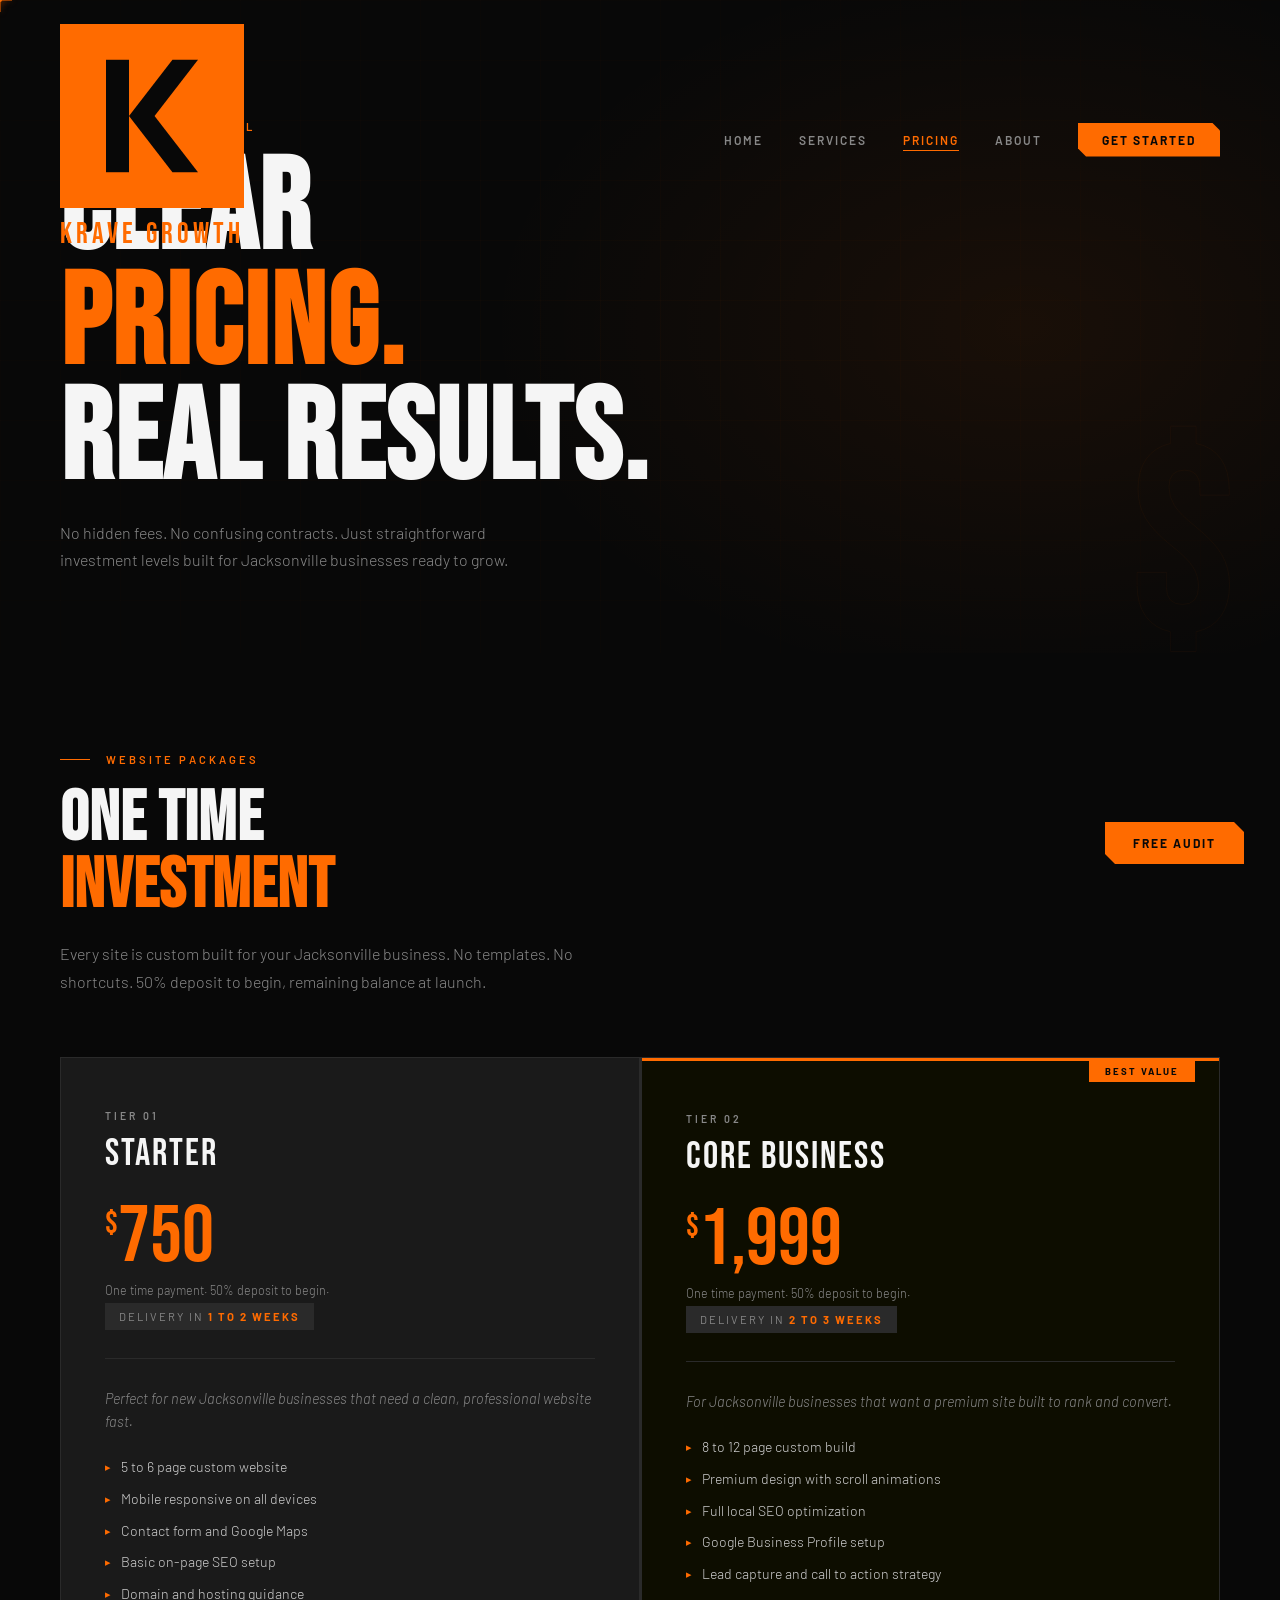
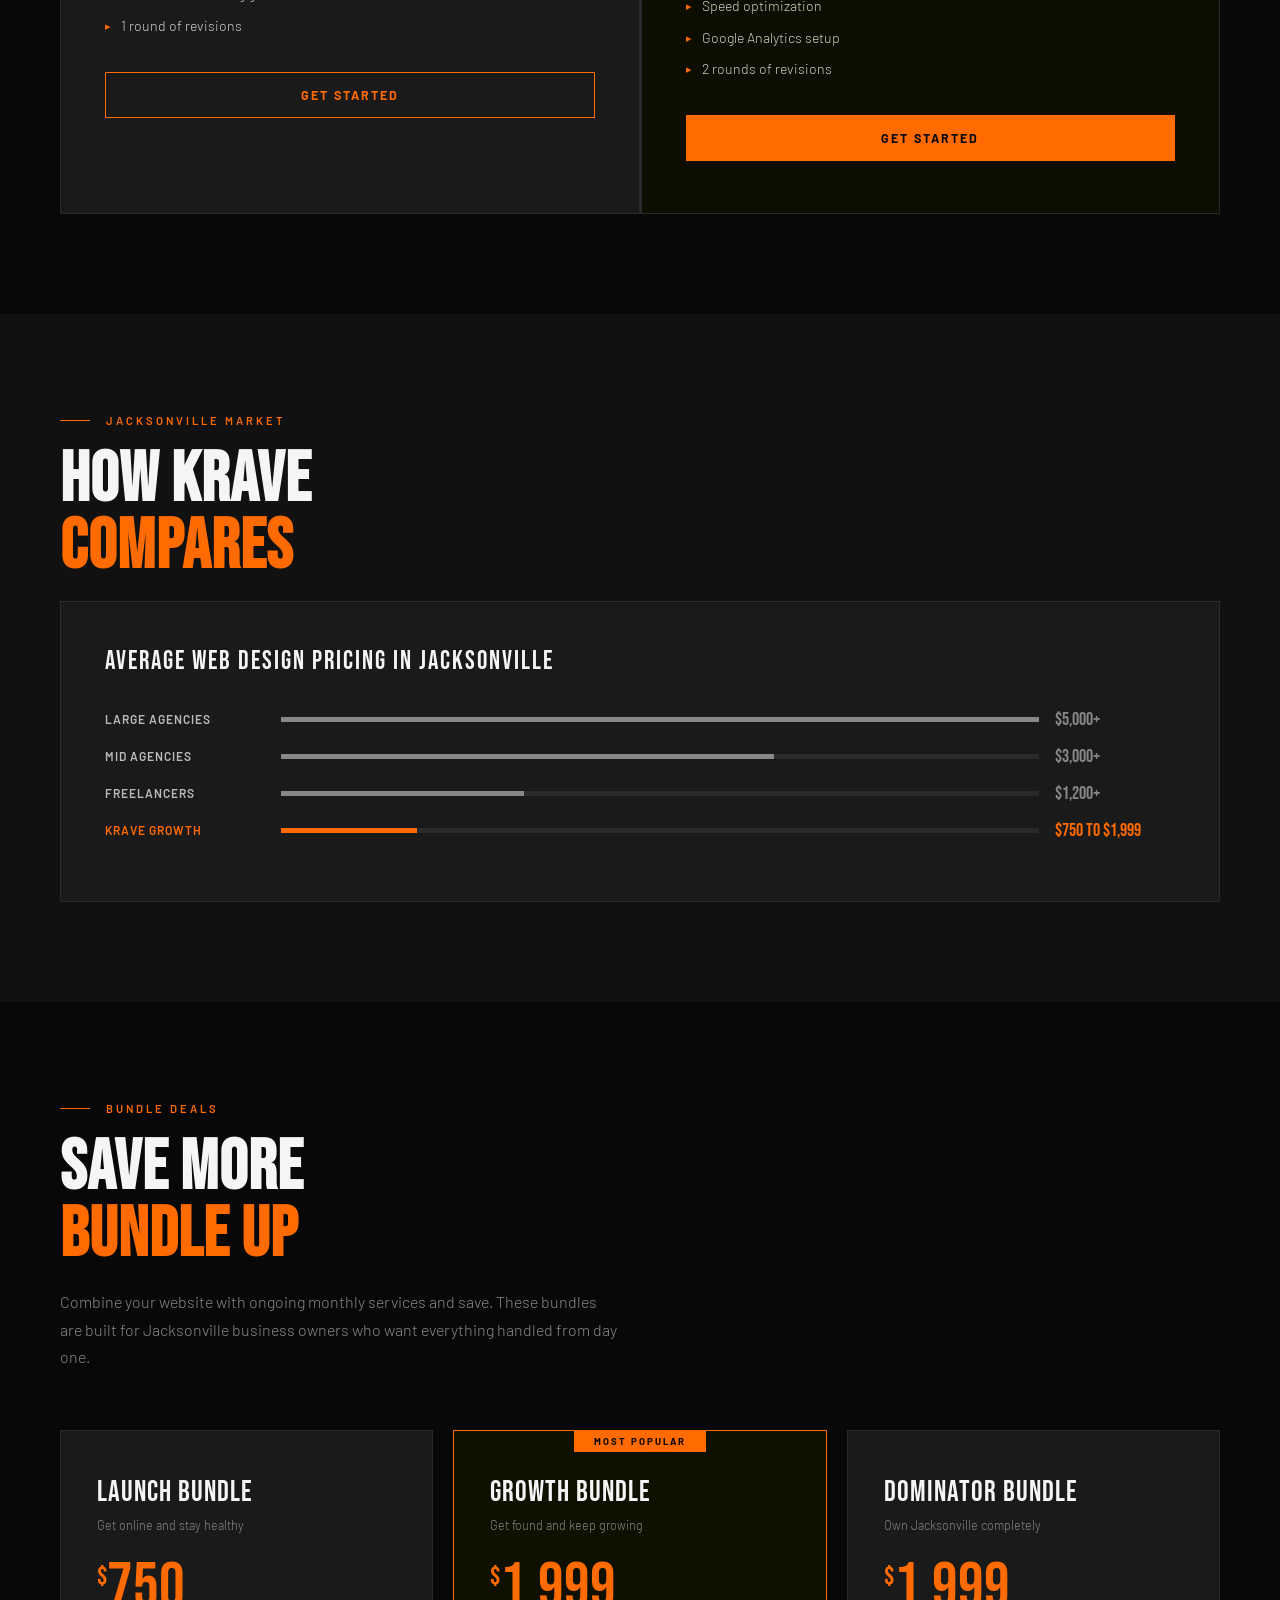
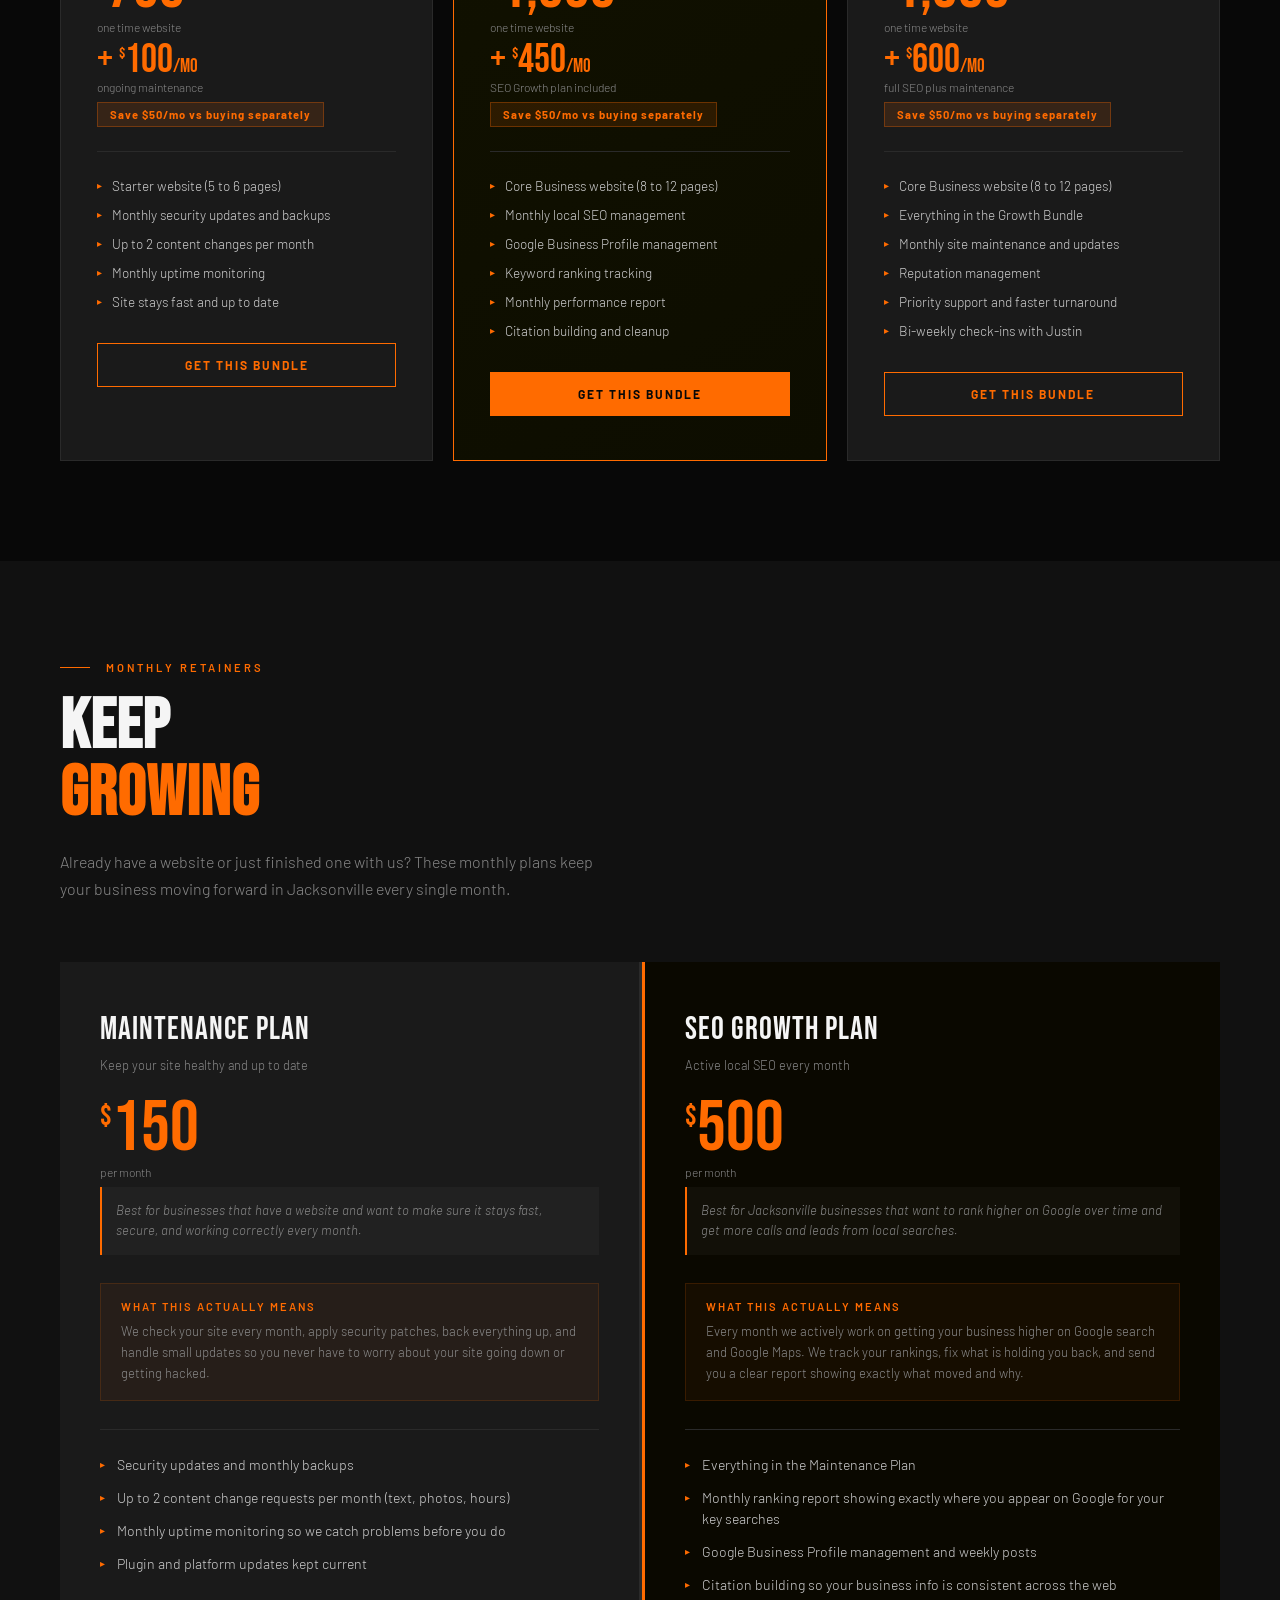
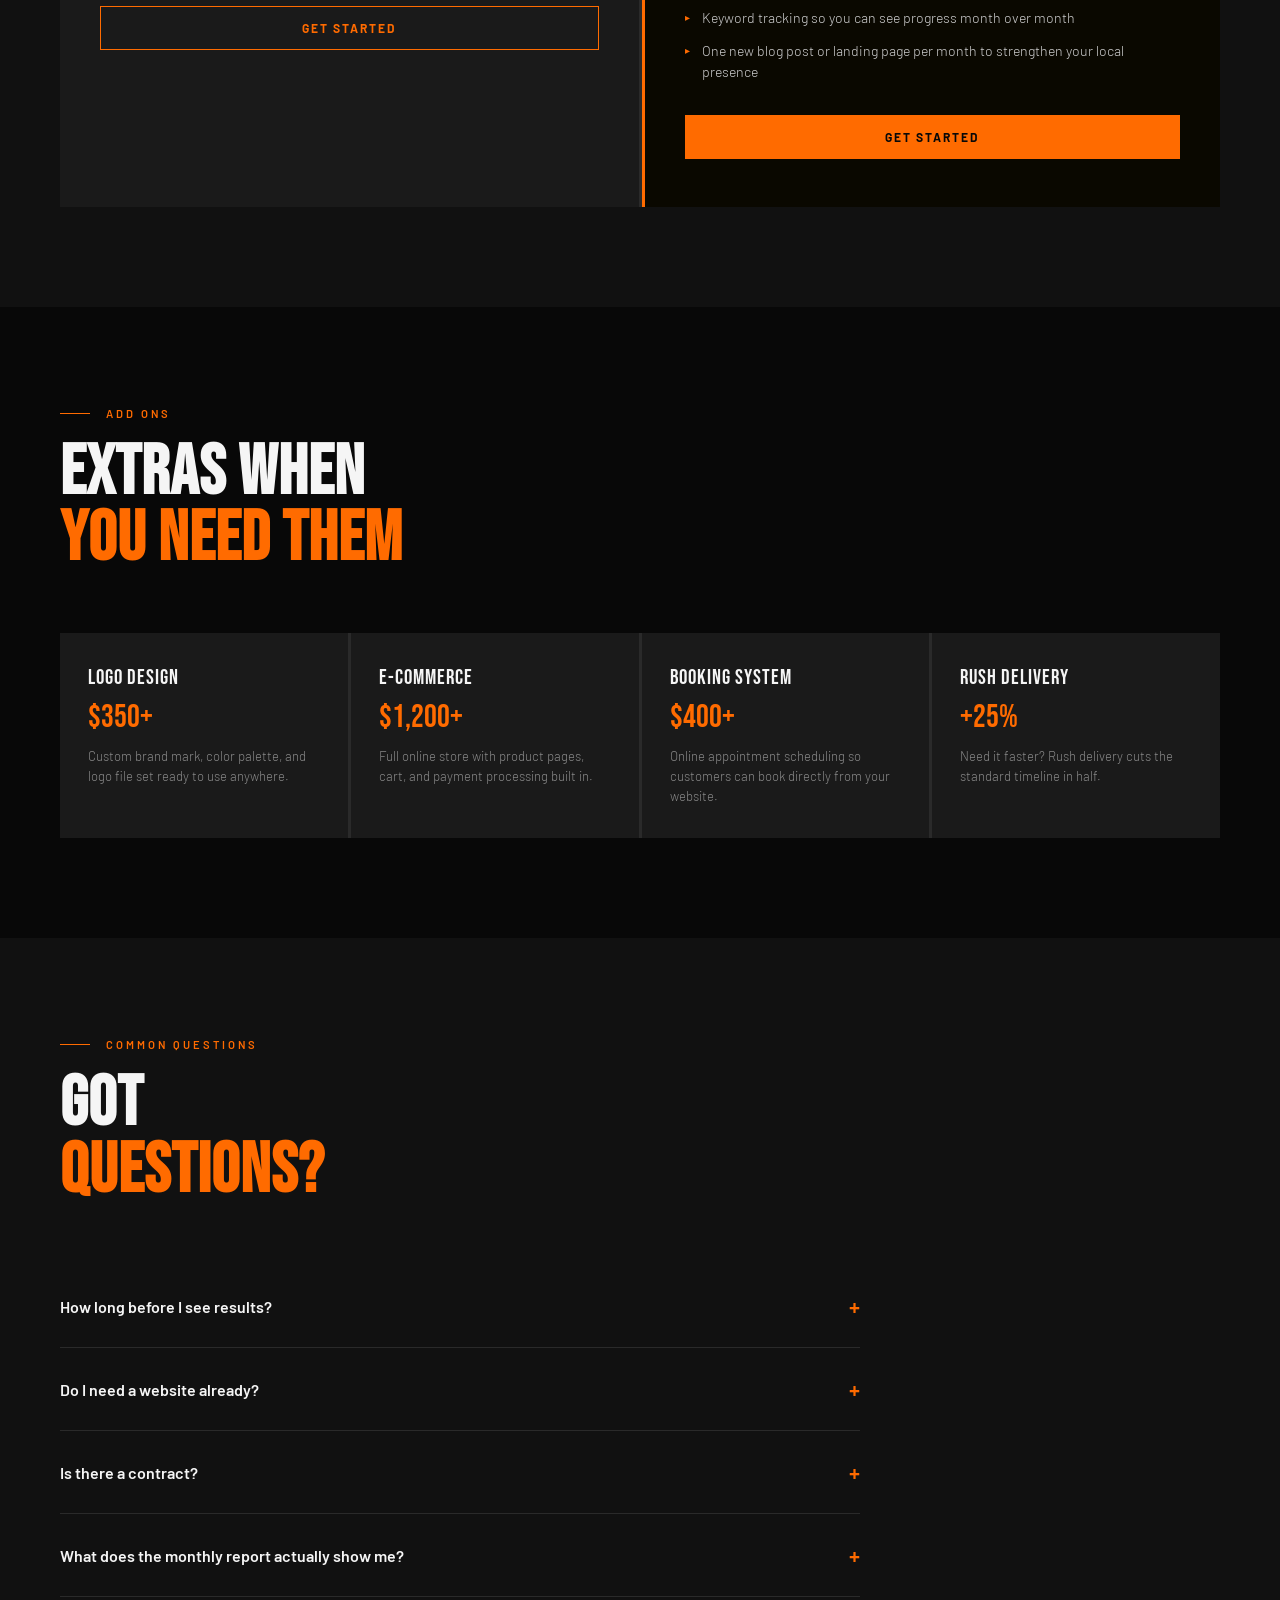
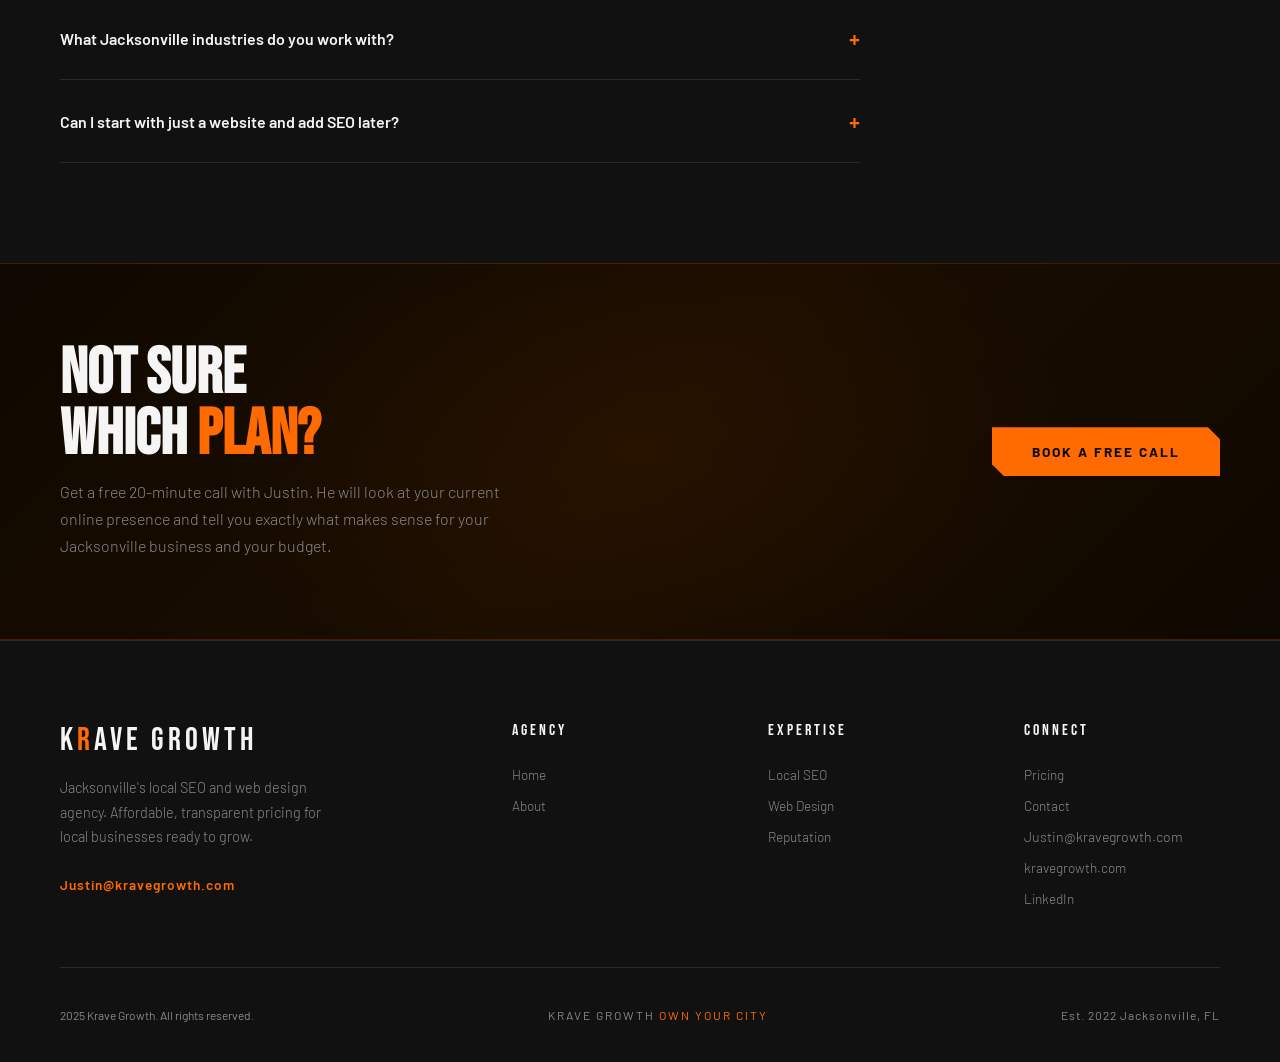
<file: pricing.html>
<!DOCTYPE html>
<html lang="en">
<head>
<meta charset="UTF-8">
<meta name="viewport" content="width=device-width, initial-scale=1.0">
<title>Pricing | Krave Growth | Jacksonville, FL</title>
<link rel="stylesheet" href="/style.css">
<style>
.pricing-intro { font-size:1rem; color:var(--gray); line-height:1.8; font-weight:300; max-width:580px; margin-top:16px; }

/* ONE TIME PACKAGES */
.packages-grid { display:grid; grid-template-columns:1fr 1fr; gap:3px; margin-top:60px; background:var(--gray-light); border:1px solid var(--gray-light); }
.pkg-card { background:var(--black-3); padding:52px 44px; position:relative; transition:all .4s; }
.pkg-card.featured { background:#0d0d00; border-top:3px solid var(--orange); }
.pkg-card.featured::before { content:'BEST VALUE'; position:absolute; top:-1px; right:24px; background:var(--orange); color:var(--black); font-size:.6rem; font-weight:700; letter-spacing:2px; padding:5px 16px; }
.pkg-tier { font-size:.65rem; letter-spacing:3px; text-transform:uppercase; color:var(--gray); font-weight:600; margin-bottom:8px; }
.pkg-name { font-family:'Bebas Neue',sans-serif; font-size:2.4rem; letter-spacing:2px; margin-bottom:20px; }
.pkg-price { font-family:'Bebas Neue',sans-serif; font-size:5rem; color:var(--orange); line-height:1; }
.pkg-price sup { font-size:2rem; vertical-align:super; }
.pkg-deposit { font-size:.78rem; color:var(--gray); margin-top:6px; margin-bottom:6px; font-weight:300; }
.pkg-delivery { display:inline-block; background:var(--gray-light); padding:7px 14px; font-size:.7rem; letter-spacing:2px; text-transform:uppercase; color:var(--gray); margin-bottom:28px; }
.pkg-delivery span { color:var(--orange); font-weight:700; }
.pkg-divider { height:1px; background:var(--gray-light); margin-bottom:28px; }
.pkg-desc { font-size:.9rem; color:var(--gray); font-weight:300; line-height:1.6; font-style:italic; margin-bottom:24px; }
.pkg-features { list-style:none; display:flex; flex-direction:column; gap:12px; margin-bottom:36px; }
.pkg-features li { font-size:.88rem; color:#ccc; display:flex; align-items:flex-start; gap:10px; line-height:1.4; font-weight:300; }
.pkg-features li::before { content:'▸'; color:var(--orange); font-size:.7rem; flex-shrink:0; margin-top:2px; }
.pkg-btn { width:100%; padding:15px; background:transparent; border:1px solid var(--orange); color:var(--orange); font-family:'Barlow',sans-serif; font-weight:700; font-size:.78rem; letter-spacing:2px; text-transform:uppercase; cursor:pointer; transition:all .3s; }
.pkg-btn:hover, .pkg-card.featured .pkg-btn { background:var(--orange); color:var(--black); }

/* COMPARISON BAR */
.compare-section { background:var(--black-2); }
.compare-bar { background:var(--black-3); border:1px solid var(--gray-light); padding:44px; }
.compare-title { font-family:'Bebas Neue',sans-serif; font-size:1.6rem; letter-spacing:2px; margin-bottom:32px; }
.comp-row { display:grid; grid-template-columns:160px 1fr 120px; align-items:center; gap:16px; margin-bottom:16px; }
.comp-label { font-size:.75rem; font-weight:600; color:#bbb; letter-spacing:1px; text-transform:uppercase; }
.comp-bar-wrap { height:5px; background:var(--gray-light); overflow:hidden; }
.comp-bar-fill { height:100%; background:var(--gray); transition:width 1.5s ease; }
.comp-bar-fill.orange { background:var(--orange); }
.comp-price { font-family:'Bebas Neue',sans-serif; font-size:1.1rem; color:var(--gray); }
.comp-price.highlight { color:var(--orange); }

/* BUNDLES */
.bundles-section { background:var(--black); }
.bundles-intro { font-size:1rem; color:var(--gray); font-weight:300; line-height:1.7; max-width:560px; margin-top:16px; margin-bottom:60px; }
.bundles-grid { display:grid; grid-template-columns:repeat(3,1fr); gap:20px; }
.bundle-card { background:var(--black-3); border:1px solid var(--gray-light); padding:44px 36px; position:relative; transition:all .4s; }
.bundle-card:hover { border-color:rgba(255,107,0,0.4); transform:translateY(-4px); }
.bundle-card.featured { border-color:var(--orange); background:linear-gradient(145deg,#111100,#0d0d00); }
.bundle-badge { position:absolute; top:-1px; left:50%; transform:translateX(-50%); background:var(--orange); color:var(--black); font-size:.6rem; font-weight:700; letter-spacing:2px; padding:5px 20px; white-space:nowrap; }
.bundle-name { font-family:'Bebas Neue',sans-serif; font-size:1.8rem; letter-spacing:1px; margin-bottom:8px; }
.bundle-tagline { font-size:.78rem; color:var(--gray); font-weight:300; margin-bottom:24px; }
.bundle-price-wrap { margin-bottom:8px; }
.bundle-price { font-family:'Bebas Neue',sans-serif; font-size:4rem; color:var(--orange); line-height:1; }
.bundle-price sup { font-size:1.6rem; vertical-align:super; }
.bundle-price-note { font-size:.75rem; color:var(--gray); font-weight:300; margin-bottom:6px; }
.bundle-savings { display:inline-block; background:rgba(255,107,0,0.12); border:1px solid rgba(255,107,0,0.3); color:var(--orange); font-size:.7rem; font-weight:700; letter-spacing:1px; padding:5px 12px; margin-bottom:24px; }
.bundle-divider { height:1px; background:var(--gray-light); margin-bottom:24px; }
.bundle-includes { list-style:none; display:flex; flex-direction:column; gap:10px; margin-bottom:32px; }
.bundle-includes li { font-size:.85rem; color:#ccc; display:flex; align-items:flex-start; gap:10px; font-weight:300; line-height:1.4; }
.bundle-includes li::before { content:'▸'; color:var(--orange); font-size:.65rem; flex-shrink:0; margin-top:2px; }
.bundle-btn { width:100%; padding:14px; background:transparent; border:1px solid var(--orange); color:var(--orange); font-family:'Barlow',sans-serif; font-weight:700; font-size:.75rem; letter-spacing:2px; text-transform:uppercase; cursor:pointer; transition:all .3s; }
.bundle-btn:hover, .bundle-card.featured .bundle-btn { background:var(--orange); color:var(--black); }

/* RETAINERS */
.retainers-section { background:var(--black-2); }
.retainers-intro { font-size:1rem; color:var(--gray); font-weight:300; line-height:1.7; max-width:560px; margin-top:16px; margin-bottom:60px; }
.retainers-grid { display:grid; grid-template-columns:1fr 1fr; gap:3px; background:var(--gray-light); }
.retainer-card { background:var(--black-3); padding:48px 40px; }
.retainer-card.highlight { background:#0a0800; border-left:3px solid var(--orange); }
.ret-name { font-family:'Bebas Neue',sans-serif; font-size:2rem; letter-spacing:1px; margin-bottom:8px; }
.ret-tagline { font-size:.8rem; color:var(--gray); font-weight:300; margin-bottom:20px; }
.ret-price { font-family:'Bebas Neue',sans-serif; font-size:4.5rem; color:var(--orange); line-height:1; }
.ret-price sup { font-size:1.8rem; vertical-align:super; }
.ret-period { font-size:.75rem; color:var(--gray); margin-bottom:8px; font-weight:300; }
.ret-who { font-size:.82rem; color:var(--gray); font-style:italic; font-weight:300; margin-bottom:28px; padding:14px; background:rgba(255,255,255,.03); border-left:2px solid var(--orange); line-height:1.5; }
.ret-divider { height:1px; background:var(--gray-light); margin-bottom:24px; }
.ret-features { list-style:none; display:flex; flex-direction:column; gap:12px; margin-bottom:32px; }
.ret-features li { font-size:.88rem; color:#ccc; display:flex; align-items:flex-start; gap:12px; line-height:1.5; font-weight:300; }
.ret-features li::before { content:'▸'; color:var(--orange); font-size:.65rem; flex-shrink:0; margin-top:3px; }
.ret-explain { background:rgba(255,107,0,0.05); border:1px solid rgba(255,107,0,0.15); padding:16px 20px; margin-bottom:28px; }
.ret-explain-title { font-size:.7rem; letter-spacing:2px; text-transform:uppercase; color:var(--orange); font-weight:600; margin-bottom:8px; }
.ret-explain-text { font-size:.82rem; color:var(--gray); font-weight:300; line-height:1.6; }
.ret-btn { width:100%; padding:14px; background:transparent; border:1px solid var(--orange); color:var(--orange); font-family:'Barlow',sans-serif; font-weight:700; font-size:.75rem; letter-spacing:2px; text-transform:uppercase; cursor:pointer; transition:all .3s; }
.ret-btn:hover, .retainer-card.highlight .ret-btn { background:var(--orange); color:var(--black); }

/* ADDONS */
.addons-section { background:var(--black); }
.addons-grid { display:grid; grid-template-columns:repeat(4,1fr); gap:3px; background:var(--gray-light); margin-top:60px; }
.addon-card { background:var(--black-3); padding:32px 28px; transition:all .4s; }
.addon-card:hover { background:#1e1e1e; }
.addon-name { font-family:'Bebas Neue',sans-serif; font-size:1.3rem; letter-spacing:1px; margin-bottom:8px; }
.addon-price { font-family:'Bebas Neue',sans-serif; font-size:2rem; color:var(--orange); margin-bottom:10px; }
.addon-desc { font-size:.82rem; color:var(--gray); font-weight:300; line-height:1.5; }

/* FAQ */
.faq-section { background:var(--black-2); }

@media(max-width:768px){
  .packages-grid,.retainers-grid{grid-template-columns:1fr;}
  .bundles-grid{grid-template-columns:1fr;}
  .addons-grid{grid-template-columns:1fr 1fr;}
  .comp-row{grid-template-columns:90px 1fr 70px; gap:8px;}
  .comp-label{font-size:.65rem;}
  .comp-price{font-size:.9rem;}
  .pkg-card,.retainer-card,.bundle-card{padding:36px 24px;}
  .pkg-price,.bundle-price{font-size:4rem;}
  .ret-price{font-size:3.5rem;}
  .compare-bar{padding:28px 20px;}
  .bundle-card.featured{transform:none;}
  .faq-list{max-width:100%;}
  .faq-question{font-size:.9rem;}
}
</style>
<link rel="icon" type="image/x-icon" href="favicon.ico">
<link rel="icon" type="image/png" sizes="192x192" href="favicon-192.png">
<link rel="apple-touch-icon" sizes="180x180" href="apple-touch-icon.png">

  <!-- Open Graph / Social -->
  <meta property="og:type" content="website">
  <meta property="og:site_name" content="Krave Growth">
  <meta property="og:url" content="https://kravegrowth.com">
  <meta property="og:title" content="Pricing | Krave Growth | Jacksonville, FL">
  <meta property="og:description" content="Transparent pricing for web design and local SEO services. Starter sites from $750. No hidden fees.">
  <meta property="og:image" content="https://kravegrowth.com/og-image.png">
  <meta property="og:image:width" content="1200">
  <meta property="og:image:height" content="630">
  <meta name="twitter:card" content="summary_large_image">
  <meta name="twitter:title" content="Pricing | Krave Growth | Jacksonville, FL">
  <meta name="twitter:description" content="Transparent pricing for web design and local SEO services. Starter sites from $750. No hidden fees.">
  <meta name="twitter:image" content="https://kravegrowth.com/og-image.png">
</head>
<body>



<div class="cursor" id="cursor"></div>
<div class="cursor-dot" id="cursorDot"></div>
<nav>
  <a href="index.html" class="nav-logo">
    <div class="nav-logo-mark">
      <svg viewBox="0 0 36 36" fill="none" xmlns="http://www.w3.org/2000/svg">
        <rect width="36" height="36" fill="#FF6B00"/>
        <rect x="9" y="7" width="4.5" height="22" fill="#080808"/>
        <polygon points="13.5,18 22,7 27,7 18.5,18" fill="#080808"/>
        <polygon points="13.5,18 22,29 27,29 18.5,18" fill="#080808"/>
      </svg>
    </div>
    <div class="nav-logo-words">
      <span class="nav-logo-top">K<span class="r">R</span>AVE</span>
      <span class="nav-logo-bot">GROWTH</span>
    </div>
  </a>
  <button class="nav-hamburger" id="hamburger" aria-label="Menu"><span class="bar bar1"></span><span class="bar bar2"></span><span class="bar bar3"></span></button>
  <ul class="nav-links">
    <li><a href="index.html">Home</a></li>
    <li><a href="services.html">Services</a></li>
    <li><a href="pricing.html">Pricing</a></li>
    <li><a href="about.html">About</a></li>
    <li><a href="contact.html" class="nav-cta">Get Started</a></li>
  </ul>
</nav>
<a href="contact.html" class="float-cta">Free Audit</a>

<div class="page-hero">
  <div class="page-hero-bg"></div>
  <div class="page-hero-grid"></div>
  <div class="page-hero-ghost">$</div>
  <div class="page-hero-content">
    <div class="page-eyebrow"><div class="page-eyebrow-line"></div><span>Jacksonville, FL</span></div>
    <h1 class="page-title">CLEAR<br><span class="accent">PRICING.</span><br>REAL RESULTS.</h1>
    <p class="page-sub">No hidden fees. No confusing contracts. Just straightforward investment levels built for Jacksonville businesses ready to grow.</p>
  </div>
</div>

<!-- ONE TIME PACKAGES -->
<section style="background:var(--black);">
  <div class="section-label reveal"><div class="section-label-line"></div><span>Website Packages</span></div>
  <h2 class="section-title reveal">ONE TIME<br><span style="color:var(--orange)">INVESTMENT</span></h2>
  <p class="pricing-intro reveal">Every site is custom built for your Jacksonville business. No templates. No shortcuts. 50% deposit to begin, remaining balance at launch.</p>
  <div class="packages-grid reveal">
    <div class="pkg-card">
      <div class="pkg-tier">Tier 01</div>
      <div class="pkg-name">Starter</div>
      <div class="pkg-price"><sup>$</sup>750</div>
      <div class="pkg-deposit">One time payment. 50% deposit to begin.</div>
      <div class="pkg-delivery">Delivery in <span>1 to 2 weeks</span></div>
      <div class="pkg-divider"></div>
      <p class="pkg-desc">Perfect for new Jacksonville businesses that need a clean, professional website fast.</p>
      <ul class="pkg-features">
        <li>5 to 6 page custom website</li>
        <li>Mobile responsive on all devices</li>
        <li>Contact form and Google Maps</li>
        <li>Basic on-page SEO setup</li>
        <li>Domain and hosting guidance</li>
        <li>1 round of revisions</li>
      </ul>
      <button class="pkg-btn" onclick="window.location='contact.html'">Get Started</button>
    </div>
    <div class="pkg-card featured">
      <div class="pkg-tier">Tier 02</div>
      <div class="pkg-name">Core Business</div>
      <div class="pkg-price"><sup>$</sup>1,999</div>
      <div class="pkg-deposit">One time payment. 50% deposit to begin.</div>
      <div class="pkg-delivery">Delivery in <span>2 to 3 weeks</span></div>
      <div class="pkg-divider"></div>
      <p class="pkg-desc">For Jacksonville businesses that want a premium site built to rank and convert.</p>
      <ul class="pkg-features">
        <li>8 to 12 page custom build</li>
        <li>Premium design with scroll animations</li>
        <li>Full local SEO optimization</li>
        <li>Google Business Profile setup</li>
        <li>Lead capture and call to action strategy</li>
        <li>Speed optimization</li>
        <li>Google Analytics setup</li>
        <li>2 rounds of revisions</li>
      </ul>
      <button class="pkg-btn" onclick="window.location='contact.html'">Get Started</button>
    </div>
  </div>
</section>

<!-- COMPARISON -->
<section class="compare-section">
  <div class="section-label reveal"><div class="section-label-line"></div><span>Jacksonville Market</span></div>
  <h2 class="section-title reveal">HOW KRAVE<br><span style="color:var(--orange)">COMPARES</span></h2>
  <div class="compare-bar reveal">
    <div class="compare-title">Average Web Design Pricing in Jacksonville</div>
    <div class="comp-row">
      <div class="comp-label">Large Agencies</div>
      <div class="comp-bar-wrap"><div class="comp-bar-fill" style="width:100%"></div></div>
      <div class="comp-price">$5,000+</div>
    </div>
    <div class="comp-row">
      <div class="comp-label">Mid Agencies</div>
      <div class="comp-bar-wrap"><div class="comp-bar-fill" style="width:65%"></div></div>
      <div class="comp-price">$3,000+</div>
    </div>
    <div class="comp-row">
      <div class="comp-label">Freelancers</div>
      <div class="comp-bar-wrap"><div class="comp-bar-fill" style="width:32%"></div></div>
      <div class="comp-price">$1,200+</div>
    </div>
    <div class="comp-row">
      <div class="comp-label" style="color:var(--orange)">Krave Growth</div>
      <div class="comp-bar-wrap"><div class="comp-bar-fill orange" style="width:18%"></div></div>
      <div class="comp-price highlight">$750 to $1,999</div>
    </div>
  </div>
</section>

<!-- BUNDLES -->
<section class="bundles-section">
  <div class="section-label reveal"><div class="section-label-line"></div><span>Bundle Deals</span></div>
  <h2 class="section-title reveal">SAVE MORE<br><span style="color:var(--orange)">BUNDLE UP</span></h2>
  <p class="bundles-intro reveal">Combine your website with ongoing monthly services and save. These bundles are built for Jacksonville business owners who want everything handled from day one.</p>
  <div class="bundles-grid reveal">
    <div class="bundle-card">
      <div class="bundle-name">Launch Bundle</div>
      <div class="bundle-tagline">Get online and stay healthy</div>
      <div class="bundle-price-wrap">
        <div class="bundle-price"><sup>$</sup>750</div>
        <div class="bundle-price-note">one time website</div>
        <div class="bundle-price" style="font-size:2.5rem;margin-top:4px;">+ <sup style="font-size:1rem">$</sup>100<span style="font-size:1.2rem">/mo</span></div>
        <div class="bundle-price-note">ongoing maintenance</div>
      </div>
      <div class="bundle-savings">Save $50/mo vs buying separately</div>
      <div class="bundle-divider"></div>
      <ul class="bundle-includes">
        <li>Starter website (5 to 6 pages)</li>
        <li>Monthly security updates and backups</li>
        <li>Up to 2 content changes per month</li>
        <li>Monthly uptime monitoring</li>
        <li>Site stays fast and up to date</li>
      </ul>
      <button class="bundle-btn" onclick="window.location='contact.html'">Get This Bundle</button>
    </div>
    <div class="bundle-card featured">
      <div class="bundle-badge">MOST POPULAR</div>
      <div class="bundle-name">Growth Bundle</div>
      <div class="bundle-tagline">Get found and keep growing</div>
      <div class="bundle-price-wrap">
        <div class="bundle-price"><sup>$</sup>1,999</div>
        <div class="bundle-price-note">one time website</div>
        <div class="bundle-price" style="font-size:2.5rem;margin-top:4px;">+ <sup style="font-size:1rem">$</sup>450<span style="font-size:1.2rem">/mo</span></div>
        <div class="bundle-price-note">SEO Growth plan included</div>
      </div>
      <div class="bundle-savings">Save $50/mo vs buying separately</div>
      <div class="bundle-divider"></div>
      <ul class="bundle-includes">
        <li>Core Business website (8 to 12 pages)</li>
        <li>Monthly local SEO management</li>
        <li>Google Business Profile management</li>
        <li>Keyword ranking tracking</li>
        <li>Monthly performance report</li>
        <li>Citation building and cleanup</li>
      </ul>
      <button class="bundle-btn" onclick="window.location='contact.html'">Get This Bundle</button>
    </div>
    <div class="bundle-card">
      <div class="bundle-name">Dominator Bundle</div>
      <div class="bundle-tagline">Own Jacksonville completely</div>
      <div class="bundle-price-wrap">
        <div class="bundle-price"><sup>$</sup>1,999</div>
        <div class="bundle-price-note">one time website</div>
        <div class="bundle-price" style="font-size:2.5rem;margin-top:4px;">+ <sup style="font-size:1rem">$</sup>600<span style="font-size:1.2rem">/mo</span></div>
        <div class="bundle-price-note">full SEO plus maintenance</div>
      </div>
      <div class="bundle-savings">Save $50/mo vs buying separately</div>
      <div class="bundle-divider"></div>
      <ul class="bundle-includes">
        <li>Core Business website (8 to 12 pages)</li>
        <li>Everything in the Growth Bundle</li>
        <li>Monthly site maintenance and updates</li>
        <li>Reputation management</li>
        <li>Priority support and faster turnaround</li>
        <li>Bi-weekly check-ins with Justin</li>
      </ul>
      <button class="bundle-btn" onclick="window.location='contact.html'">Get This Bundle</button>
    </div>
  </div>
</section>

<!-- RETAINERS -->
<section class="retainers-section">
  <div class="section-label reveal"><div class="section-label-line"></div><span>Monthly Retainers</span></div>
  <h2 class="section-title reveal">KEEP<br><span style="color:var(--orange)">GROWING</span></h2>
  <p class="retainers-intro reveal">Already have a website or just finished one with us? These monthly plans keep your business moving forward in Jacksonville every single month.</p>
  <div class="retainers-grid reveal">
    <div class="retainer-card">
      <div class="ret-name">Maintenance Plan</div>
      <div class="ret-tagline">Keep your site healthy and up to date</div>
      <div class="ret-price"><sup>$</sup>150</div>
      <div class="ret-period">per month</div>
      <div class="ret-who">Best for businesses that have a website and want to make sure it stays fast, secure, and working correctly every month.</div>
      <div class="ret-explain">
        <div class="ret-explain-title">What this actually means</div>
        <div class="ret-explain-text">We check your site every month, apply security patches, back everything up, and handle small updates so you never have to worry about your site going down or getting hacked.</div>
      </div>
      <div class="ret-divider"></div>
      <ul class="ret-features">
        <li>Security updates and monthly backups</li>
        <li>Up to 2 content change requests per month (text, photos, hours)</li>
        <li>Monthly uptime monitoring so we catch problems before you do</li>
        <li>Plugin and platform updates kept current</li>
      </ul>
      <button class="ret-btn" onclick="window.location='contact.html'">Get Started</button>
    </div>
    <div class="retainer-card highlight">
      <div class="ret-name">SEO Growth Plan</div>
      <div class="ret-tagline">Active local SEO every month</div>
      <div class="ret-price"><sup>$</sup>500</div>
      <div class="ret-period">per month</div>
      <div class="ret-who">Best for Jacksonville businesses that want to rank higher on Google over time and get more calls and leads from local searches.</div>
      <div class="ret-explain">
        <div class="ret-explain-title">What this actually means</div>
        <div class="ret-explain-text">Every month we actively work on getting your business higher on Google search and Google Maps. We track your rankings, fix what is holding you back, and send you a clear report showing exactly what moved and why.</div>
      </div>
      <div class="ret-divider"></div>
      <ul class="ret-features">
        <li>Everything in the Maintenance Plan</li>
        <li>Monthly ranking report showing exactly where you appear on Google for your key searches</li>
        <li>Google Business Profile management and weekly posts</li>
        <li>Citation building so your business info is consistent across the web</li>
        <li>Keyword tracking so you can see progress month over month</li>
        <li>One new blog post or landing page per month to strengthen your local presence</li>
      </ul>
      <button class="ret-btn" onclick="window.location='contact.html'">Get Started</button>
    </div>
  </div>
</section>

<!-- ADD ONS -->
<section class="addons-section">
  <div class="section-label reveal"><div class="section-label-line"></div><span>Add Ons</span></div>
  <h2 class="section-title reveal">EXTRAS WHEN<br><span style="color:var(--orange)">YOU NEED THEM</span></h2>
  <div class="addons-grid reveal">
    <div class="addon-card">
      <div class="addon-name">Logo Design</div>
      <div class="addon-price">$350+</div>
      <div class="addon-desc">Custom brand mark, color palette, and logo file set ready to use anywhere.</div>
    </div>
    <div class="addon-card">
      <div class="addon-name">E-Commerce</div>
      <div class="addon-price">$1,200+</div>
      <div class="addon-desc">Full online store with product pages, cart, and payment processing built in.</div>
    </div>
    <div class="addon-card">
      <div class="addon-name">Booking System</div>
      <div class="addon-price">$400+</div>
      <div class="addon-desc">Online appointment scheduling so customers can book directly from your website.</div>
    </div>
    <div class="addon-card">
      <div class="addon-name">Rush Delivery</div>
      <div class="addon-price">+25%</div>
      <div class="addon-desc">Need it faster? Rush delivery cuts the standard timeline in half.</div>
    </div>
  </div>
</section>

<!-- FAQ -->
<section class="faq-section" style="background:var(--black-2);">
  <div class="section-label reveal"><div class="section-label-line"></div><span>Common Questions</span></div>
  <h2 class="section-title reveal">GOT<br><span style="color:var(--orange)">QUESTIONS?</span></h2>
  <div class="faq-list reveal">
    <div class="faq-item">
      <button class="faq-question">How long before I see results? <span class="faq-icon">+</span></button>
      <div class="faq-answer"><p>Most Jacksonville clients see their Google rankings start moving within 30 to 60 days. Significant results typically come by month 3. We will always be straight with you about timelines.</p></div>
    </div>
    <div class="faq-item">
      <button class="faq-question">Do I need a website already? <span class="faq-icon">+</span></button>
      <div class="faq-answer"><p>No. Our website packages build you one from scratch. If you already have a site, we will audit it and either optimize what you have or recommend a rebuild if it is hurting more than helping.</p></div>
    </div>
    <div class="faq-item">
      <button class="faq-question">Is there a contract? <span class="faq-icon">+</span></button>
      <div class="faq-answer"><p>Website builds are a one time project with a 50% deposit upfront and the rest due at launch. Monthly plans are month to month with no long term lock in required.</p></div>
    </div>
    <div class="faq-item">
      <button class="faq-question">What does the monthly report actually show me? <span class="faq-icon">+</span></button>
      <div class="faq-answer"><p>Every month you get a clear, simple report showing exactly where your business ranks on Google for the searches that matter to you, how many people visited your site, what improved from last month, and what we are working on next. No confusing numbers. No technical speak. Just a straight picture of where you stand.</p></div>
    </div>
    <div class="faq-item">
      <button class="faq-question">What Jacksonville industries do you work with? <span class="faq-icon">+</span></button>
      <div class="faq-answer"><p>Any local service business in Jacksonville and Northeast Florida. Roofers, plumbers, HVAC, dentists, restaurants, lawyers, salons, landscapers, gyms, auto repair, and more. If Jacksonville customers are searching for you, we can get you found.</p></div>
    </div>
    <div class="faq-item">
      <button class="faq-question">Can I start with just a website and add SEO later? <span class="faq-icon">+</span></button>
      <div class="faq-answer"><p>Absolutely. Many clients start with a website build and then add the SEO Growth Plan once the site is live. We make it easy to get started at whatever level makes sense for your budget right now.</p></div>
    </div>
  </div>
</section>

<div class="cta-band reveal">
  <div class="cta-band-text">
    <h2 class="cta-band-title">NOT SURE<br>WHICH <span>PLAN?</span></h2>
    <p class="cta-band-sub">Get a free 20-minute call with Justin. He will look at your current online presence and tell you exactly what makes sense for your Jacksonville business and your budget.</p>
  </div>
  <div class="cta-band-action">
    <a href="contact.html" class="btn-primary">Book A Free Call</a>
  </div>
</div>

<footer>
  <div class="footer-top">
    <div>
      <div class="footer-brand-logo">K<span>R</span>AVE GROWTH</div>
      <p class="footer-brand-desc">Jacksonville's local SEO and web design agency. Affordable, transparent pricing for local businesses ready to grow.</p>
      <span class="footer-brand-email">Justin&#64;kravegrowth.com</span>
    </div>
    <div>
      <div class="footer-col-title">Agency</div>
      <ul class="footer-col-links">
        <li><a href="index.html">Home</a></li>
        <li><a href="about.html">About</a></li>
      </ul>
    </div>
    <div>
      <div class="footer-col-title">Expertise</div>
      <ul class="footer-col-links">
        <li><a href="services.html">Local SEO</a></li>
        <li><a href="services.html">Web Design</a></li>
        <li><a href="services.html">Reputation</a></li>
      </ul>
    </div>
    <div>
      <div class="footer-col-title">Connect</div>
      <ul class="footer-col-links">
        <li><a href="pricing.html">Pricing</a></li>
        <li><a href="contact.html">Contact</a></li>
        <li><span style="color:rgba(255,255,255,.5);font-size:.88rem;font-weight:300;">Justin&#64;kravegrowth.com</span></li>
        <li><a href="https://kravegrowth.com">kravegrowth.com</a></li>
        <li><a href="#">LinkedIn</a></li>
      </ul>
    </div>
  </div>
  <div class="footer-bottom">
    <div class="footer-copy">2025 Krave Growth. All rights reserved.</div>
    <div class="footer-tagline">Krave Growth <span>Own Your City</span></div>
    <div class="footer-est">Est. 2022 Jacksonville, FL</div>
  </div>
</footer>
<div class="nav-mobile-menu" id="mobileMenu">
  <a href="index.html" onclick="closeMobile()">Home</a>
  <a href="services.html" onclick="closeMobile()">Services</a>
  <a href="pricing.html" onclick="closeMobile()">Pricing</a>
  <a href="about.html" onclick="closeMobile()">About</a>
  <a href="contact.html" class="mobile-cta" onclick="closeMobile()">Get Started</a>
</div>
<script src="main.js"></script>
</body>
</html>
</file>
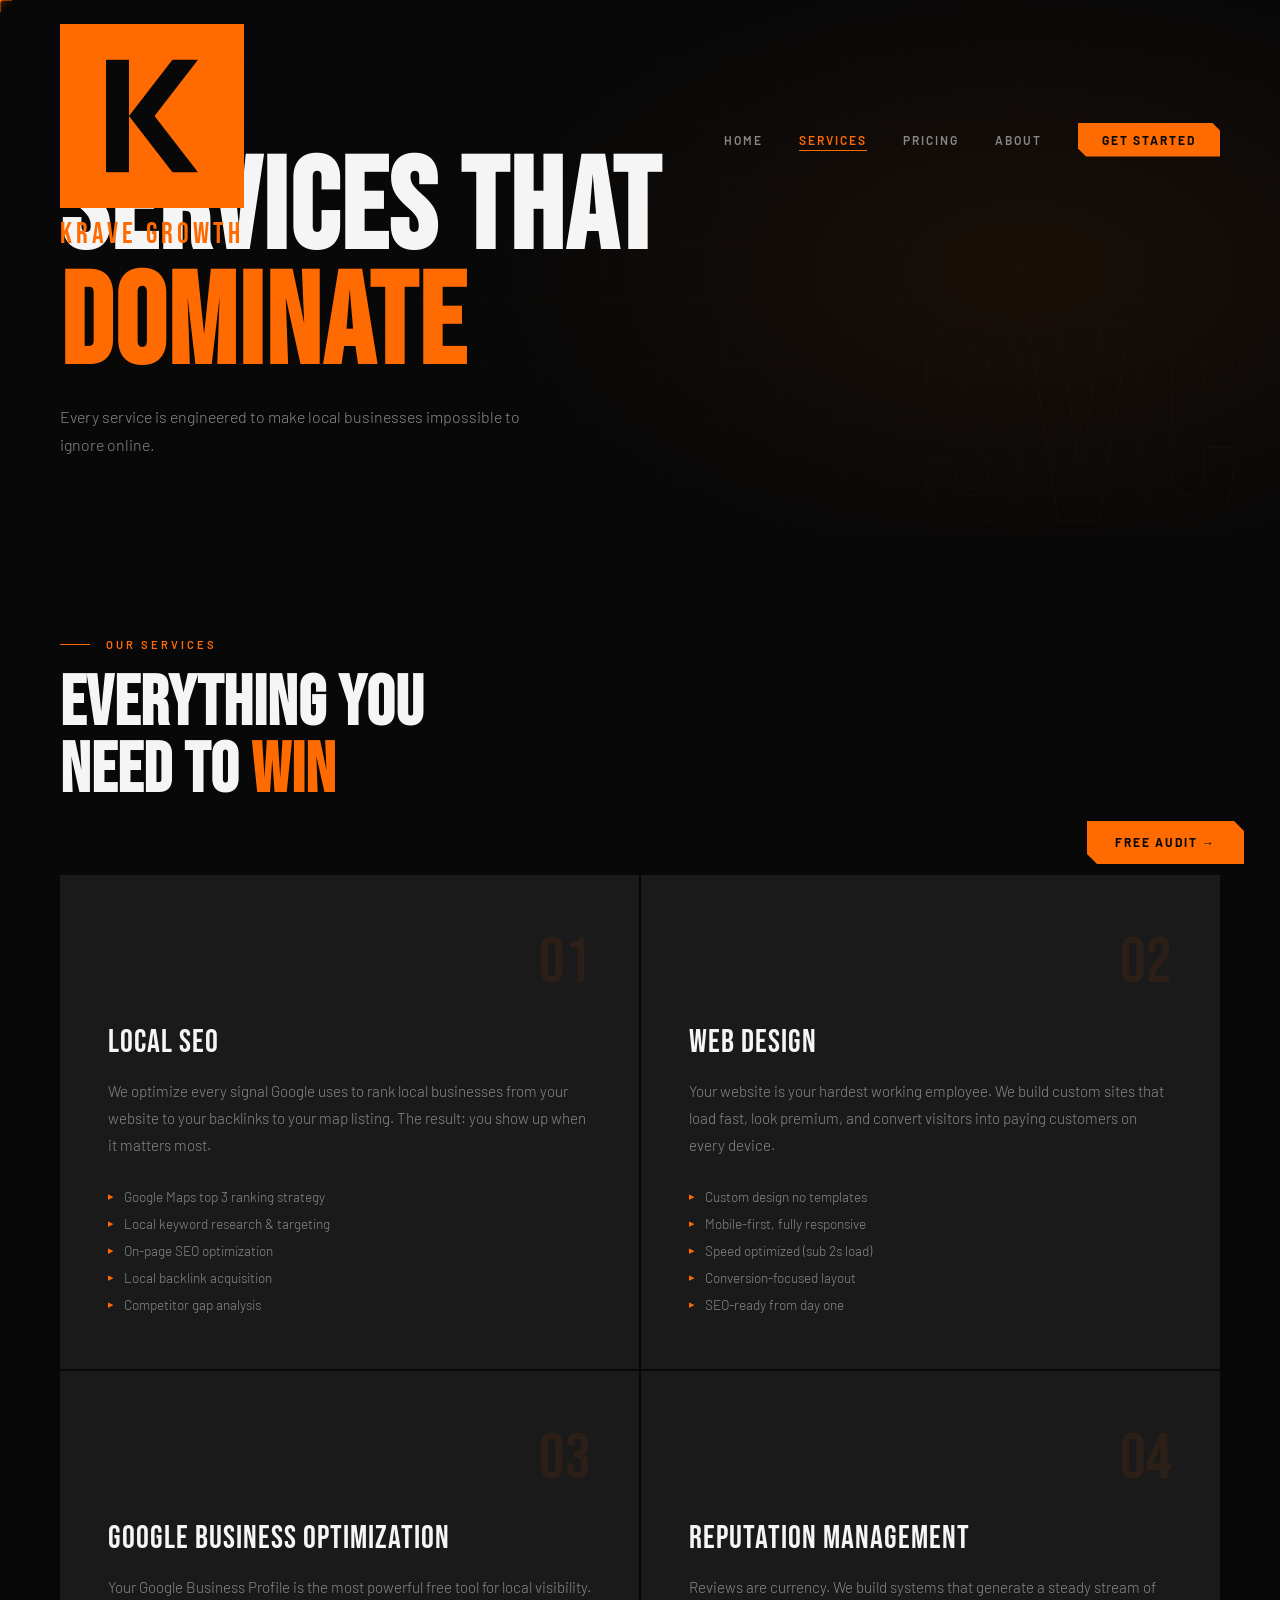
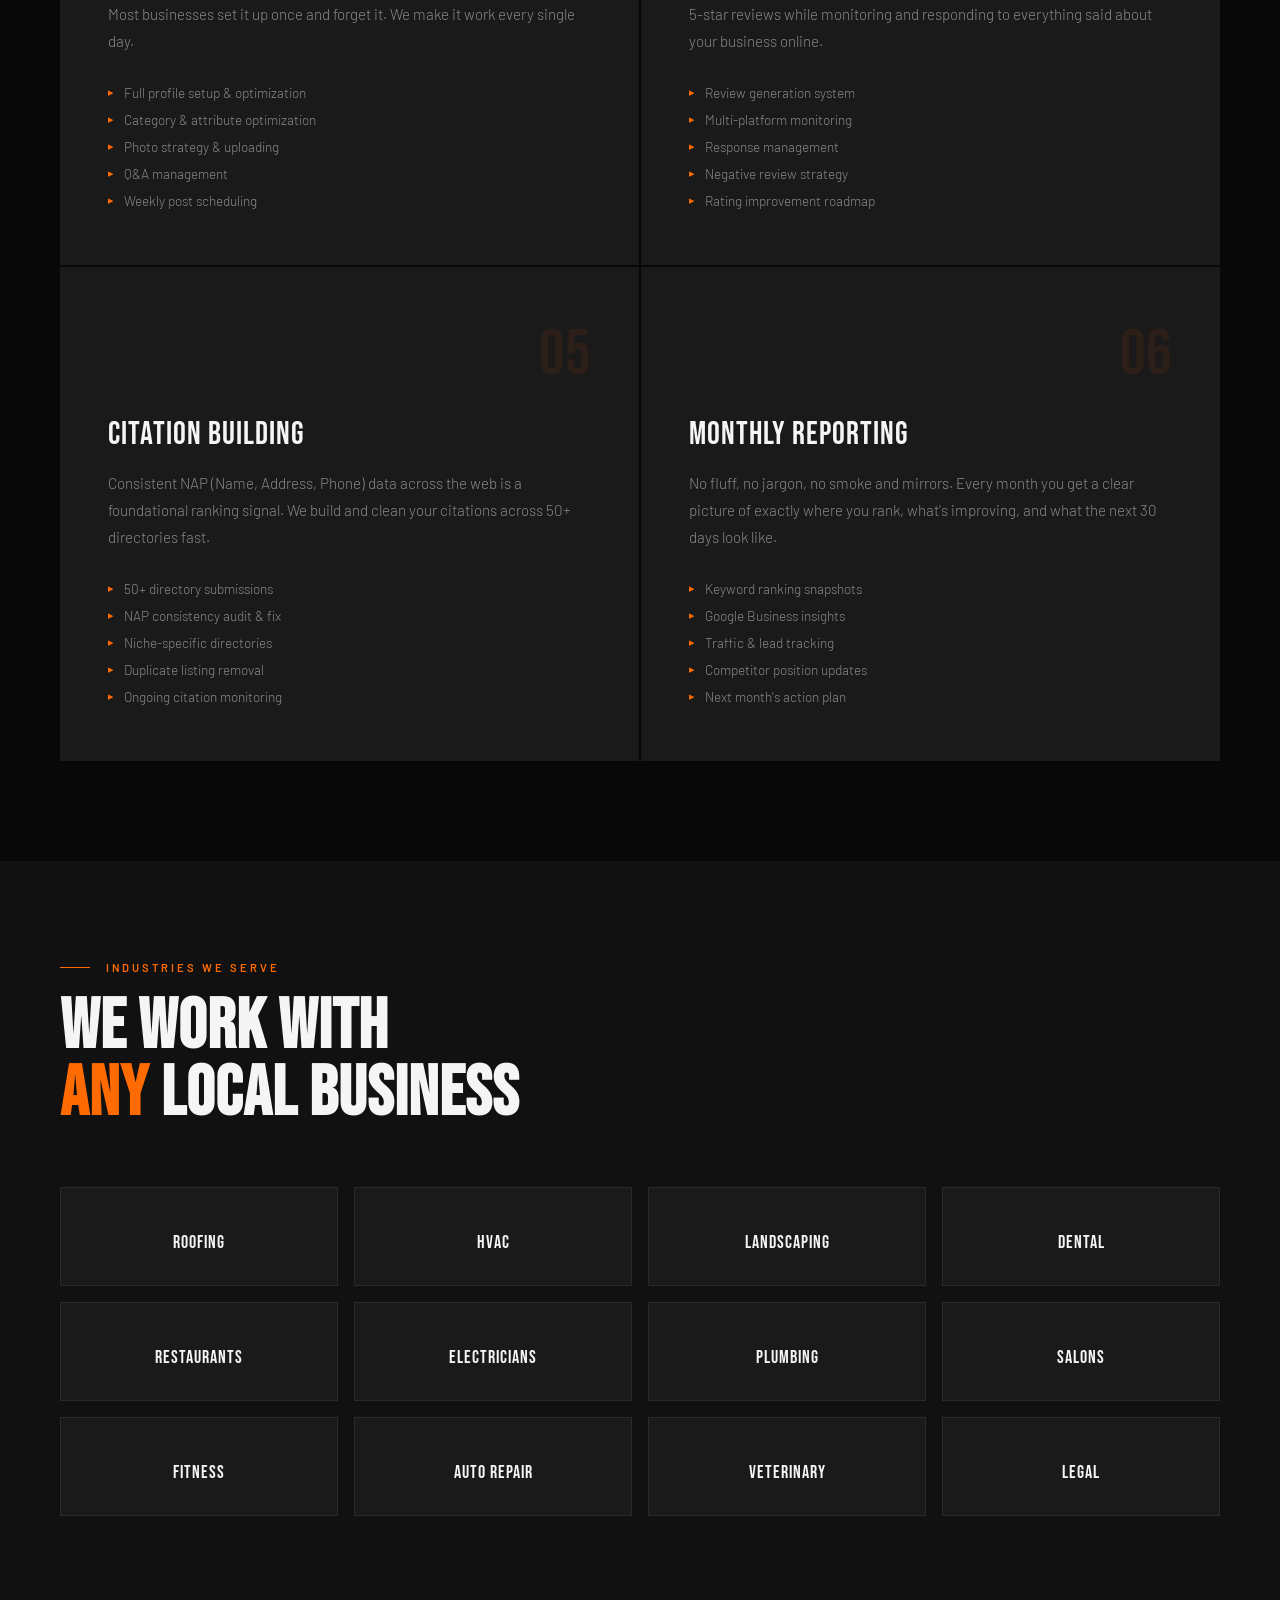
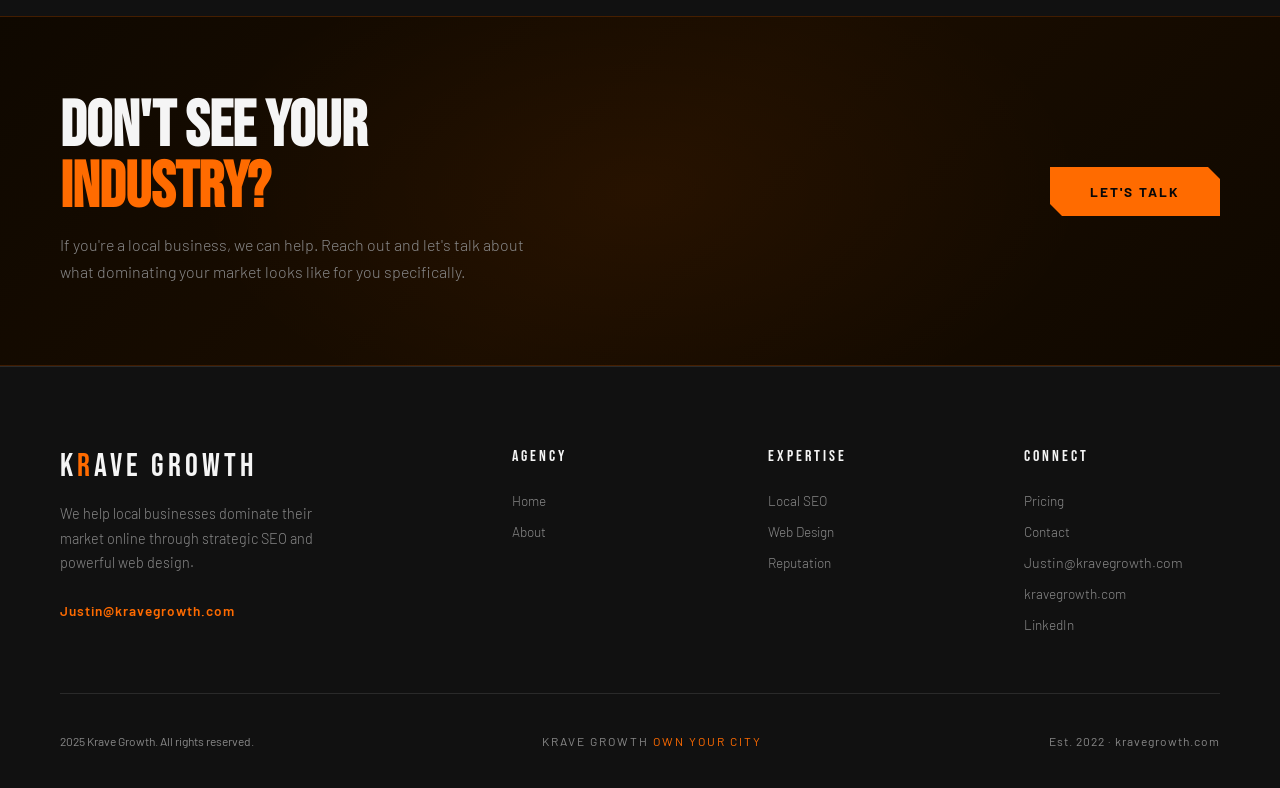
<file: services.html>
<!DOCTYPE html>
<html lang="en">
<head>
<meta charset="UTF-8">
<meta name="viewport" content="width=device-width, initial-scale=1.0">
<title>Services | Krave Growth | Jacksonville, FL</title>
<link rel="stylesheet" href="/style.css">
<style>
.services-full { display:grid; grid-template-columns:repeat(2,1fr); gap:2px; margin-top:70px; }
.service-full-card { background:var(--black-3); padding:56px 48px; position:relative; overflow:hidden; transition:all .4s; }
.service-full-card::after { content:''; position:absolute; top:0; right:0; bottom:0; width:2px; background:var(--orange); transform:scaleY(0); transform-origin:top; transition:transform .4s; }
.service-full-card:hover::after { transform:scaleY(1); }
.service-full-card:hover { background:#1e1e1e; }
.sfc-top { display:flex; justify-content:space-between; align-items:flex-start; margin-bottom:28px; }
.sfc-icon { font-size:2.5rem; }
.sfc-num { font-family:'Bebas Neue',sans-serif; font-size:4rem; color:rgba(255,107,0,.08); line-height:1; transition:color .4s; }
.service-full-card:hover .sfc-num { color:rgba(255,107,0,.2); }
.sfc-name { font-family:'Bebas Neue',sans-serif; font-size:2rem; letter-spacing:1px; margin-bottom:16px; }
.sfc-desc { font-size:.95rem; color:var(--gray); line-height:1.8; font-weight:300; margin-bottom:28px; }
.sfc-features { list-style:none; display:flex; flex-direction:column; gap:10px; }
.sfc-features li { font-size:.85rem; color:var(--gray); display:flex; align-items:center; gap:10px; font-weight:300; }
.sfc-features li::before { content:'▸'; color:var(--orange); font-size:.7rem; }

.industries { background:var(--black-2); }
.industries-grid { display:grid; grid-template-columns:repeat(4,1fr); gap:16px; margin-top:60px; }
.industry-item { background:var(--black-3); padding:32px 24px; text-align:center; border:1px solid var(--gray-light); transition:all .4s; }
.industry-item:hover { border-color:var(--orange); transform:translateY(-4px); }
.industry-icon { font-size:2rem; margin-bottom:12px; }
.industry-name { font-family:'Bebas Neue',sans-serif; font-size:1.1rem; letter-spacing:1px; }

@media(max-width:768px){
  .services-full{grid-template-columns:1fr;}
  .industries-grid{grid-template-columns:repeat(2,1fr);}
  .service-full-card{padding:36px 24px;}
  .sfc-name{font-size:1.6rem;}
  .industry-item{padding:24px 16px;}
}
</style>
<link rel="icon" type="image/x-icon" href="favicon.ico">
<link rel="icon" type="image/png" sizes="192x192" href="favicon-192.png">
<link rel="apple-touch-icon" sizes="180x180" href="apple-touch-icon.png">

  <!-- Open Graph / Social -->
  <meta property="og:type" content="website">
  <meta property="og:site_name" content="Krave Growth">
  <meta property="og:url" content="https://kravegrowth.com">
  <meta property="og:title" content="Services | Krave Growth | Jacksonville, FL">
  <meta property="og:description" content="Local SEO, web design, and Google Business Profile optimization for Jacksonville businesses.">
  <meta property="og:image" content="https://kravegrowth.com/og-image.png">
  <meta property="og:image:width" content="1200">
  <meta property="og:image:height" content="630">
  <meta name="twitter:card" content="summary_large_image">
  <meta name="twitter:title" content="Services | Krave Growth | Jacksonville, FL">
  <meta name="twitter:description" content="Local SEO, web design, and Google Business Profile optimization for Jacksonville businesses.">
  <meta name="twitter:image" content="https://kravegrowth.com/og-image.png">
</head>
<body>



<div class="cursor" id="cursor"></div>
<div class="cursor-dot" id="cursorDot"></div>
<nav>
  <a href="index.html" class="nav-logo">
    <div class="nav-logo-mark">
      <svg viewBox="0 0 36 36" fill="none" xmlns="http://www.w3.org/2000/svg">
        <rect width="36" height="36" fill="#FF6B00"/>
        <rect x="9" y="7" width="4.5" height="22" fill="#080808"/>
        <polygon points="13.5,18 22,7 27,7 18.5,18" fill="#080808"/>
        <polygon points="13.5,18 22,29 27,29 18.5,18" fill="#080808"/>
      </svg>
    </div>
    <div class="nav-logo-words">
      <span class="nav-logo-top">K<span class="r">R</span>AVE</span>
      <span class="nav-logo-bot">GROWTH</span>
    </div>
  </a>
  <button class="nav-hamburger" id="hamburger" aria-label="Menu"><span class="bar bar1"></span><span class="bar bar2"></span><span class="bar bar3"></span></button>
  <ul class="nav-links">
    <li><a href="index.html">Home</a></li>
    <li><a href="services.html">Services</a></li>
    <li><a href="pricing.html">Pricing</a></li>
    
    <li><a href="about.html">About</a></li>
    <li><a href="contact.html" class="nav-cta">Get Started</a></li>
  </ul>
</nav>
<a href="contact.html" class="float-cta">Free Audit →</a>

<div class="page-hero">
  <div class="page-hero-bg"></div>
  <div class="page-hero-grid"></div>
  <div class="page-hero-ghost">SVC</div>
  <div class="page-hero-content">
    <div class="page-eyebrow"><div class="page-eyebrow-line"></div><span>What We Offer</span></div>
    <h1 class="page-title">SERVICES THAT<br><span class="accent">DOMINATE</span></h1>
    <p class="page-sub">Every service is engineered to make local businesses impossible to ignore online.</p>
  </div>
</div>

<section style="background:var(--black);">
  <div class="section-label reveal"><div class="section-label-line"></div><span>Our Services</span></div>
  <h2 class="section-title reveal">EVERYTHING YOU<br>NEED TO <span style="color:var(--orange)">WIN</span></h2>
  <div class="services-full reveal">
    <div class="service-full-card">
      <div class="sfc-top"><div class="sfc-icon"></div><div class="sfc-num">01</div></div>
      <div class="sfc-name">Local SEO</div>
      <p class="sfc-desc">We optimize every signal Google uses to rank local businesses from your website to your backlinks to your map listing. The result: you show up when it matters most.</p>
      <ul class="sfc-features">
        <li>Google Maps top 3 ranking strategy</li>
        <li>Local keyword research & targeting</li>
        <li>On-page SEO optimization</li>
        <li>Local backlink acquisition</li>
        <li>Competitor gap analysis</li>
      </ul>
    </div>
    <div class="service-full-card">
      <div class="sfc-top"><div class="sfc-icon"></div><div class="sfc-num">02</div></div>
      <div class="sfc-name">Web Design</div>
      <p class="sfc-desc">Your website is your hardest working employee. We build custom sites that load fast, look premium, and convert visitors into paying customers on every device.</p>
      <ul class="sfc-features">
        <li>Custom design no templates</li>
        <li>Mobile-first, fully responsive</li>
        <li>Speed optimized (sub 2s load)</li>
        <li>Conversion-focused layout</li>
        <li>SEO-ready from day one</li>
      </ul>
    </div>
    <div class="service-full-card">
      <div class="sfc-top"><div class="sfc-icon"></div><div class="sfc-num">03</div></div>
      <div class="sfc-name">Google Business Optimization</div>
      <p class="sfc-desc">Your Google Business Profile is the most powerful free tool for local visibility. Most businesses set it up once and forget it. We make it work every single day.</p>
      <ul class="sfc-features">
        <li>Full profile setup & optimization</li>
        <li>Category & attribute optimization</li>
        <li>Photo strategy & uploading</li>
        <li>Q&A management</li>
        <li>Weekly post scheduling</li>
      </ul>
    </div>
    <div class="service-full-card">
      <div class="sfc-top"><div class="sfc-icon"></div><div class="sfc-num">04</div></div>
      <div class="sfc-name">Reputation Management</div>
      <p class="sfc-desc">Reviews are currency. We build systems that generate a steady stream of 5-star reviews while monitoring and responding to everything said about your business online.</p>
      <ul class="sfc-features">
        <li>Review generation system</li>
        <li>Multi-platform monitoring</li>
        <li>Response management</li>
        <li>Negative review strategy</li>
        <li>Rating improvement roadmap</li>
      </ul>
    </div>
    <div class="service-full-card">
      <div class="sfc-top"><div class="sfc-icon"></div><div class="sfc-num">05</div></div>
      <div class="sfc-name">Citation Building</div>
      <p class="sfc-desc">Consistent NAP (Name, Address, Phone) data across the web is a foundational ranking signal. We build and clean your citations across 50+ directories fast.</p>
      <ul class="sfc-features">
        <li>50+ directory submissions</li>
        <li>NAP consistency audit & fix</li>
        <li>Niche-specific directories</li>
        <li>Duplicate listing removal</li>
        <li>Ongoing citation monitoring</li>
      </ul>
    </div>
    <div class="service-full-card">
      <div class="sfc-top"><div class="sfc-icon"></div><div class="sfc-num">06</div></div>
      <div class="sfc-name">Monthly Reporting</div>
      <p class="sfc-desc">No fluff, no jargon, no smoke and mirrors. Every month you get a clear picture of exactly where you rank, what's improving, and what the next 30 days look like.</p>
      <ul class="sfc-features">
        <li>Keyword ranking snapshots</li>
        <li>Google Business insights</li>
        <li>Traffic & lead tracking</li>
        <li>Competitor position updates</li>
        <li>Next month's action plan</li>
      </ul>
    </div>
  </div>
</section>

<section class="industries">
  <div class="section-label reveal"><div class="section-label-line"></div><span>Industries We Serve</span></div>
  <h2 class="section-title reveal">WE WORK WITH<br><span style="color:var(--orange)">ANY</span> LOCAL BUSINESS</h2>
  <div class="industries-grid reveal">
    <div class="industry-item"><div class="industry-icon"></div><div class="industry-name">Roofing</div></div>
    <div class="industry-item"><div class="industry-icon"></div><div class="industry-name">HVAC</div></div>
    <div class="industry-item"><div class="industry-icon"></div><div class="industry-name">Landscaping</div></div>
    <div class="industry-item"><div class="industry-icon"></div><div class="industry-name">Dental</div></div>
    <div class="industry-item"><div class="industry-icon"></div><div class="industry-name">Restaurants</div></div>
    <div class="industry-item"><div class="industry-icon"></div><div class="industry-name">Electricians</div></div>
    <div class="industry-item"><div class="industry-icon"></div><div class="industry-name">Plumbing</div></div>
    <div class="industry-item"><div class="industry-icon"></div><div class="industry-name">Salons</div></div>
    <div class="industry-item"><div class="industry-icon"></div><div class="industry-name">Fitness</div></div>
    <div class="industry-item"><div class="industry-icon"></div><div class="industry-name">Auto Repair</div></div>
    <div class="industry-item"><div class="industry-icon"></div><div class="industry-name">Veterinary</div></div>
    <div class="industry-item"><div class="industry-icon"></div><div class="industry-name">Legal</div></div>
  </div>
</section>

<div class="cta-band reveal">
  <div class="cta-band-text">
    <h2 class="cta-band-title">DON'T SEE YOUR<br><span>INDUSTRY?</span></h2>
    <p class="cta-band-sub">If you're a local business, we can help. Reach out and let's talk about what dominating your market looks like for you specifically.</p>
  </div>
  <div class="cta-band-action">
    <a href="contact.html" class="btn-primary">Let's Talk</a>
  </div>
</div>

<footer>
  <div class="footer-top">
    <div>
      <div class="footer-brand-logo">K<span>R</span>AVE GROWTH</div>
      <p class="footer-brand-desc">We help local businesses dominate their market online through strategic SEO and powerful web design.</p>
      <span class="footer-brand-email">Justin&#64;kravegrowth.com</span>
    </div>
    <div>
      <div class="footer-col-title">Agency</div>
      <ul class="footer-col-links">
        <li><a href="index.html">Home</a></li>
        <li><a href="about.html">About</a></li>
        
      </ul>
    </div>
    <div>
      <div class="footer-col-title">Expertise</div>
      <ul class="footer-col-links">
        <li><a href="services.html">Local SEO</a></li>
        <li><a href="services.html">Web Design</a></li>
        <li><a href="services.html">Reputation</a></li>
      </ul>
    </div>
    <div>
      <div class="footer-col-title">Connect</div>
      <ul class="footer-col-links">
        <li><a href="pricing.html">Pricing</a></li>
        <li><a href="contact.html">Contact</a></li>
        <li><span style="color:rgba(255,255,255,.5);font-size:.88rem;font-weight:300;">Justin&#64;kravegrowth.com</span></li>
        <li><a href="https://kravegrowth.com">kravegrowth.com</a></li>
        <li><a href="#">LinkedIn</a></li>
      </ul>
    </div>
  </div>
  <div class="footer-bottom">
    <div class="footer-copy">2025 Krave Growth. All rights reserved.</div>
    <div class="footer-tagline">Krave Growth <span>Own Your City</span></div>
    <div class="footer-est">Est. 2022 · kravegrowth.com</div>
  </div>
</footer>
<div class="nav-mobile-menu" id="mobileMenu">
  <a href="index.html" onclick="closeMobile()">Home</a>
  <a href="services.html" onclick="closeMobile()">Services</a>
  <a href="pricing.html" onclick="closeMobile()">Pricing</a>
  <a href="about.html" onclick="closeMobile()">About</a>
  <a href="contact.html" class="mobile-cta" onclick="closeMobile()">Get Started</a>
</div>
<script src="main.js"></script>
</body>
</html>
</file>
<file: style.css>
@import url('https://fonts.googleapis.com/css2?family=Bebas+Neue&family=Barlow:ital,wght@0,300;0,400;0,600;0,700;1,300&display=swap');

:root {
  --orange: #FF6B00;
  --orange-bright: #FF8C00;
  --orange-glow: rgba(255,107,0,0.12);
  --black: #080808;
  --black-2: #111111;
  --black-3: #1a1a1a;
  --white: #F5F5F5;
  --gray: #888888;
  --gray-light: #2a2a2a;
}

* { margin: 0; padding: 0; box-sizing: border-box; }
html { scroll-behavior: smooth; }
body {
  background: var(--black);
  color: var(--white);
  font-family: 'Barlow', sans-serif;
  overflow-x: hidden;
  cursor: none;
}

/* ── CURSOR ── */
/* CROSSHAIR CURSOR */
.cursor {
  width:24px; height:24px;
  position:fixed; pointer-events:none; z-index:9999;
  transform:translate(-50%,-50%);
  transition:transform .15s ease, opacity .2s ease;
}
.cursor::before,
.cursor::after {
  content:'';
  position:absolute;
  background:var(--orange);
}
/* Horizontal line */
.cursor::before {
  width:100%; height:1px;
  top:50%; left:0;
  transform:translateY(-50%);
  box-shadow:0 0 6px rgba(255,107,0,0.6);
}
/* Vertical line */
.cursor::after {
  width:1px; height:100%;
  left:50%; top:0;
  transform:translateX(-50%);
  box-shadow:0 0 6px rgba(255,107,0,0.6);
}
/* Center dot */
.cursor-dot {
  width:4px; height:4px;
  background:var(--orange);
  border-radius:50%;
  position:fixed;
  pointer-events:none;
  z-index:10000;
  transform:translate(-50%,-50%);
  box-shadow:0 0 8px rgba(255,107,0,0.8);
  transition:transform .1s ease;
}
.cursor-ring { display:none; }

/* ── NAV ── */
nav {
  position: fixed; top:0; left:0; right:0; z-index:1000;
  display:flex; align-items:center; justify-content:space-between;
  padding: 24px 60px;
  transition: all .4s ease;
}
nav.scrolled {
  background: rgba(8,8,8,0.97);
  backdrop-filter: blur(12px);
  padding: 16px 60px;
  border-bottom: 1px solid var(--gray-light);
}
.nav-logo { font-family:'Bebas Neue',sans-serif; font-size:1.8rem; letter-spacing:4px; color:var(--white); text-decoration:none; }
.nav-logo span { color:var(--orange); }
.nav-links { display:flex; gap:36px; list-style:none; align-items:center; }
.nav-links a { color:var(--gray); text-decoration:none; font-size:.75rem; letter-spacing:2px; text-transform:uppercase; font-weight:600; transition:color .3s; position:relative; }
.nav-links a::after { content:''; position:absolute; bottom:-4px; left:0; right:0; height:1px; background:var(--orange); transform:scaleX(0); transition:transform .3s; }
.nav-links a:hover, .nav-links a.active { color:var(--orange); }
.nav-links a:hover::after, .nav-links a.active::after { transform:scaleX(1); }
.nav-cta { background:var(--orange) !important; color:var(--black) !important; padding:10px 24px; font-weight:700 !important; clip-path:polygon(0 0,calc(100% - 8px) 0,100% 8px,100% 100%,8px 100%,0 calc(100% - 8px)); transition:background .3s,transform .2s !important; }
.nav-cta::after { display:none !important; }
.nav-cta:hover { background:var(--orange-bright) !important; transform:translateY(-1px) !important; }

/* ── FLOATING CTA ── */
.float-cta {
  position: fixed; bottom:36px; right:36px; z-index:900;
  background: var(--orange); color: var(--black);
  padding: 14px 28px;
  font-family:'Barlow',sans-serif; font-weight:700; font-size:.75rem; letter-spacing:2px; text-transform:uppercase;
  text-decoration:none;
  clip-path:polygon(0 0,calc(100% - 10px) 0,100% 10px,100% 100%,10px 100%,0 calc(100% - 10px));
  box-shadow: 0 8px 32px rgba(255,107,0,0.4);
  transition: all .3s;
  animation: floatPulse 3s ease-in-out infinite;
}
.float-cta:hover { background:var(--orange-bright); transform:translateY(-3px); box-shadow:0 16px 40px rgba(255,107,0,0.5); }
@keyframes floatPulse { 0%,100%{box-shadow:0 8px 32px rgba(255,107,0,0.4)} 50%{box-shadow:0 8px 48px rgba(255,107,0,0.7)} }

/* ── PAGE HERO ── */
.page-hero {
  min-height: 50vh;
  display:flex; align-items:flex-end;
  padding: 120px 60px 80px;
  position:relative; overflow:hidden;
}
.page-hero-bg {
  position:absolute; inset:0;
  background: radial-gradient(ellipse 60% 80% at 80% 50%, rgba(255,107,0,0.07) 0%, transparent 70%);
}
.page-hero-grid {
  position:absolute; inset:0;
  background-image: linear-gradient(rgba(255,107,0,0.025) 1px,transparent 1px), linear-gradient(90deg,rgba(255,107,0,0.025) 1px,transparent 1px);
  background-size:60px 60px;
  mask-image:radial-gradient(ellipse 100% 100% at 50% 50%,black 0%,transparent 100%);
}
.page-hero-ghost {
  position:absolute; right:40px; bottom:-40px;
  font-family:'Bebas Neue',sans-serif; font-size:22vw;
  color:transparent; -webkit-text-stroke:1px rgba(255,107,0,0.04);
  pointer-events:none; user-select:none; line-height:1;
}
.page-hero-content { position:relative; z-index:2; }
.page-eyebrow { display:flex; align-items:center; gap:12px; margin-bottom:20px; }
.page-eyebrow-line { width:40px; height:1px; background:var(--orange); }
.page-eyebrow span { font-size:.7rem; letter-spacing:3px; text-transform:uppercase; color:var(--orange); font-weight:600; }
.page-title { font-family:'Bebas Neue',sans-serif; font-size:clamp(4rem,10vw,9rem); line-height:.9; letter-spacing:2px; }
.page-title .accent { color:var(--orange); }
.page-title .outline { color:transparent; -webkit-text-stroke:2px var(--white); }
.page-sub { font-size:1rem; color:var(--gray); font-weight:300; line-height:1.7; max-width:500px; margin-top:20px; }

/* ── SECTIONS ── */
section { padding:100px 60px; }
.section-label { display:flex; align-items:center; gap:16px; margin-bottom:20px; }
.section-label span { font-size:.7rem; letter-spacing:3px; text-transform:uppercase; color:var(--orange); font-weight:600; }
.section-label-line { width:30px; height:1px; background:var(--orange); }
.section-title { font-family:'Bebas Neue',sans-serif; font-size:clamp(3rem,5.5vw,5rem); line-height:.95; letter-spacing:1px; margin-bottom:20px; }

/* ── BUTTONS ── */
.btn-primary { background:var(--orange); color:var(--black); padding:16px 40px; font-family:'Barlow',sans-serif; font-weight:700; font-size:.85rem; letter-spacing:2px; text-transform:uppercase; text-decoration:none; display:inline-block; transition:all .3s; clip-path:polygon(0 0,calc(100% - 12px) 0,100% 12px,100% 100%,12px 100%,0 calc(100% - 12px)); }
.btn-primary:hover { background:var(--orange-bright); transform:translateY(-2px); box-shadow:0 20px 40px rgba(255,107,0,0.3); }
.btn-ghost { color:var(--white); font-size:.85rem; letter-spacing:2px; text-transform:uppercase; text-decoration:none; font-weight:600; display:inline-flex; align-items:center; gap:8px; transition:color .3s; }
.btn-ghost:hover { color:var(--orange); }
.btn-ghost::after { content:'→'; transition:transform .3s; }
.btn-ghost:hover::after { transform:translateX(4px); }
.btn-outline { background:transparent; color:var(--orange); border:1px solid var(--orange); padding:14px 36px; font-family:'Barlow',sans-serif; font-weight:700; font-size:.8rem; letter-spacing:2px; text-transform:uppercase; text-decoration:none; display:inline-block; transition:all .3s; }
.btn-outline:hover { background:var(--orange); color:var(--black); transform:translateY(-2px); }

/* ── CTA BAND ── */
.cta-band {
  background: linear-gradient(135deg, #0f0800 0%, #1a0d00 50%, #0f0800 100%);
  border-top:1px solid rgba(255,107,0,0.2); border-bottom:1px solid rgba(255,107,0,0.2);
  padding:80px 60px;
  display:flex; align-items:center; justify-content:space-between; gap:40px;
  position:relative; overflow:hidden;
}
.cta-band::before { content:''; position:absolute; inset:0; background:radial-gradient(ellipse 50% 100% at 50% 50%,rgba(255,107,0,0.06) 0%,transparent 70%); }
.cta-band-text { position:relative; z-index:1; }
.cta-band-title { font-family:'Bebas Neue',sans-serif; font-size:clamp(2.5rem,5vw,4.5rem); line-height:.95; margin-bottom:12px; }
.cta-band-title span { color:var(--orange); }
.cta-band-sub { font-size:1rem; color:var(--gray); font-weight:300; max-width:480px; line-height:1.7; }
.cta-band-action { position:relative; z-index:1; flex-shrink:0; }

/* ── TESTIMONIALS ── */
.testimonials-grid { display:grid; grid-template-columns:repeat(3,1fr); gap:20px; margin-top:60px; }
.testimonial-card { background:var(--black-3); padding:40px 32px; border:1px solid var(--gray-light); position:relative; transition:all .4s; }
.testimonial-card::before { content:''; position:absolute; top:0; left:0; right:0; height:2px; background:var(--orange); transform:scaleX(0); transform-origin:left; transition:transform .4s; }
.testimonial-card:hover { border-color:rgba(255,107,0,0.3); transform:translateY(-4px); }
.testimonial-card:hover::before { transform:scaleX(1); }
.testimonial-stars { color:var(--orange); font-size:1rem; letter-spacing:2px; margin-bottom:20px; }
.testimonial-text { font-size:.95rem; color:var(--gray); line-height:1.8; font-weight:300; font-style:italic; margin-bottom:28px; }
.testimonial-author { display:flex; align-items:center; gap:14px; }
.testimonial-avatar { width:44px; height:44px; background:var(--orange-glow); border:1px solid rgba(255,107,0,0.3); display:flex; align-items:center; justify-content:center; font-family:'Bebas Neue',sans-serif; font-size:1.2rem; color:var(--orange); flex-shrink:0; }
.testimonial-name { font-weight:700; font-size:.9rem; margin-bottom:2px; }
.testimonial-biz { font-size:.75rem; color:var(--orange); letter-spacing:1px; text-transform:uppercase; }

/* ── FAQ ── */
.faq-list { max-width:800px; margin-top:60px; }
.faq-item { border-bottom:1px solid var(--gray-light); }
.faq-question { width:100%; background:none; border:none; color:var(--white); font-family:'Barlow',sans-serif; font-size:1rem; font-weight:600; padding:28px 0; display:flex; justify-content:space-between; align-items:center; cursor:none; text-align:left; transition:color .3s; }
.faq-question:hover { color:var(--orange); }
.faq-icon { color:var(--orange); font-size:1.4rem; transition:transform .3s; flex-shrink:0; }
.faq-item.open .faq-icon { transform:rotate(45deg); }
.faq-answer { max-height:0; overflow:hidden; transition:max-height .4s ease, padding .4s ease; }
.faq-answer p { font-size:.95rem; color:var(--gray); line-height:1.8; font-weight:300; padding-bottom:28px; }

/* ── FOOTER ── */
footer {
  background:var(--black-2);
  border-top:1px solid var(--gray-light);
  padding:80px 60px 40px;
}
.footer-top { display:grid; grid-template-columns:2fr 1fr 1fr 1fr; gap:60px; margin-bottom:60px; }
.footer-brand-logo { font-family:'Bebas Neue',sans-serif; font-size:2rem; letter-spacing:4px; margin-bottom:16px; }
.footer-brand-logo span { color:var(--orange); }
.footer-brand-desc { font-size:.9rem; color:var(--gray); line-height:1.7; font-weight:300; max-width:280px; margin-bottom:24px; }
.footer-brand-email { color:var(--orange); text-decoration:none; font-size:.85rem; font-weight:600; letter-spacing:1px; transition:opacity .3s; }
.footer-brand-email:hover { opacity:.7; }
.footer-col-title { font-family:'Bebas Neue',sans-serif; font-size:1rem; letter-spacing:3px; color:var(--white); margin-bottom:24px; }
.footer-col-links { list-style:none; display:flex; flex-direction:column; gap:12px; }
.footer-col-links a { color:var(--gray); text-decoration:none; font-size:.85rem; font-weight:300; transition:color .3s; }
.footer-col-links a:hover { color:var(--orange); }
.footer-bottom { display:flex; justify-content:space-between; align-items:center; padding-top:40px; border-top:1px solid var(--gray-light); }
.footer-copy { font-size:.75rem; color:var(--gray); }
.footer-tagline { font-size:.75rem; letter-spacing:2px; text-transform:uppercase; color:var(--gray); }
.footer-tagline span { color:var(--orange); }
.footer-est { font-size:.75rem; color:var(--gray); letter-spacing:1px; }

/* ── REVEAL ── */
.reveal { opacity:0; transform:translateY(40px); transition:opacity .7s ease,transform .7s ease; }
.reveal.visible { opacity:1; transform:translateY(0); }
.reveal-left { opacity:0; transform:translateX(-40px); transition:opacity .7s ease,transform .7s ease; }
.reveal-left.visible { opacity:1; transform:translateX(0); }
.reveal-right { opacity:0; transform:translateX(40px); transition:opacity .7s ease,transform .7s ease; }
.reveal-right.visible { opacity:1; transform:translateX(0); }

/* ── SCROLLBAR ── */
::-webkit-scrollbar { width:3px; }
::-webkit-scrollbar-track { background:var(--black); }
::-webkit-scrollbar-thumb { background:var(--orange); }

/* ── MOBILE NAV HAMBURGER ── */
.nav-hamburger {
  display:none;
  flex-direction:column;
  gap:5px;
  cursor:none;
  padding:4px;
  z-index:1001;
}
.nav-hamburger span {
  width:26px; height:2px;
  background:var(--white);
  transition:all .3s ease;
  display:block;
}
.nav-hamburger.open span:nth-child(1) { transform:translateY(7px) rotate(45deg); }
.nav-hamburger.open span:nth-child(2) { opacity:0; }
.nav-hamburger.open span:nth-child(3) { transform:translateY(-7px) rotate(-45deg); }

.nav-mobile-menu {
  display:none;
  position:fixed;
  top:0; left:0; right:0; bottom:0;
  background:rgba(8,8,8,0.98);
  z-index:999;
  flex-direction:column;
  align-items:center;
  justify-content:center;
  gap:40px;
}
.nav-mobile-menu.open { display:flex; }
.nav-mobile-menu a {
  font-family:'Bebas Neue',sans-serif;
  font-size:3rem;
  letter-spacing:4px;
  color:var(--white);
  text-decoration:none;
  transition:color .3s;
}
.nav-mobile-menu a:hover { color:var(--orange); }
.nav-mobile-menu a.mobile-cta {
  background:var(--orange);
  color:var(--black);
  padding:16px 48px;
  font-size:1.8rem;
}

/* ── MOBILE RESPONSIVE ── */
@media(max-width:768px){
  body { cursor:auto; }
  .cursor, .cursor-dot { display:none; }

  nav { padding:18px 24px; }
  nav.scrolled { padding:14px 24px; }
  .nav-links { display:none; }
  .nav-hamburger { display:flex; }

  section { padding:60px 24px; }
  .page-hero { padding:100px 24px 60px; min-height:40vh; }
  .page-hero-ghost { display:none; }
  .page-title { font-size:clamp(3rem,14vw,5rem); }

  .float-cta { bottom:16px; right:16px; padding:12px 18px; font-size:.68rem; }

  /* CTA BAND */
  .cta-band { flex-direction:column; text-align:center; padding:50px 24px; gap:28px; }
  .cta-band-title { font-size:clamp(2rem,8vw,3.5rem); }

  /* TESTIMONIALS GRID */
  .testimonials-grid { grid-template-columns:1fr; }

  /* FOOTER */
  .footer-top { grid-template-columns:1fr 1fr; gap:32px; }
  .footer-bottom { flex-direction:column; gap:10px; text-align:center; }
  .footer-brand-desc { display:none; }

  /* SECTION TITLES */
  .section-title { font-size:clamp(2.5rem,10vw,4rem); }

  /* BUTTONS */
  .btn-primary { padding:14px 28px; font-size:.78rem; }
  .hero-actions { flex-direction:column; align-items:flex-start; gap:16px; }
}
</file>
